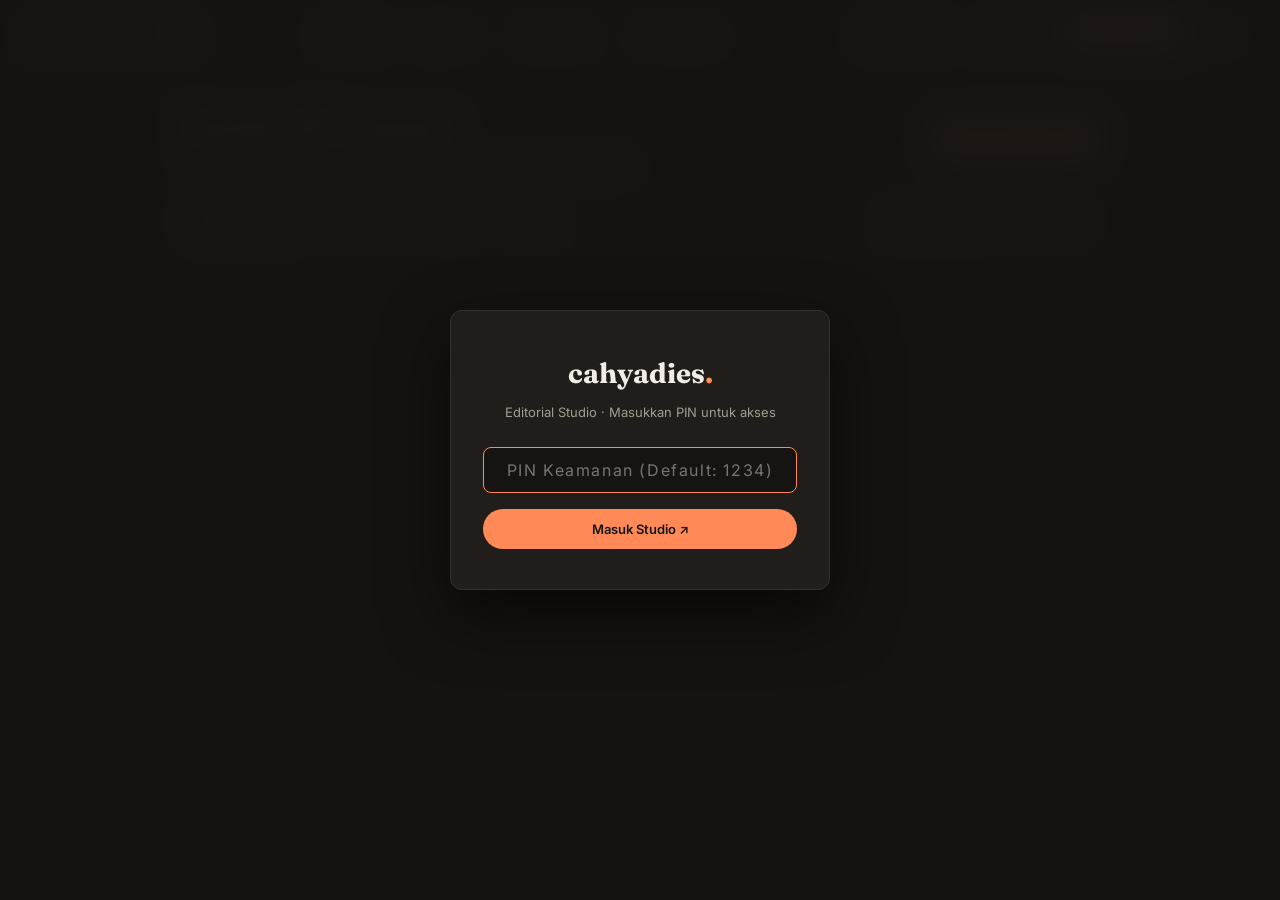
<file: admin/index.html>
<!doctype html>
<html lang="id">
  <head>
    <meta charset="utf-8" />
    <meta name="viewport" content="width=device-width, initial-scale=1, viewport-fit=cover" />
    <title>cahyadies — Editorial Studio</title>
    <link rel="preconnect" href="https://fonts.googleapis.com" />
    <link rel="preconnect" href="https://fonts.gstatic.com" crossorigin />
    <link
      href="https://fonts.googleapis.com/css2?family=Fraunces:opsz,wght@9..144,400;600;700&family=Inter:wght@400;500;600;700&family=JetBrains+Mono:wght@400;500&display=swap"
      rel="stylesheet"
    />
    <link rel="stylesheet" href="admin.css" />
  </head>
  <body>
    <!-- PIN AUTHENTICATION GATE -->
    <div class="auth-gate" id="authGate">
      <div class="auth-card">
        <div class="auth-logo">cahyadies<span>.</span></div>
        <div class="auth-desc">Editorial Studio · Masukkan PIN untuk akses</div>
        <form onsubmit="handleAuth(event)">
          <input type="password" id="adminPin" class="auth-input" placeholder="PIN Keamanan (Default: 1234)" autofocus />
          <button type="submit" class="btn btn-primary" style="width: 100%; padding: 11px;">Masuk Studio ↗</button>
        </form>
      </div>
    </div>

    <!-- TOP NAVIGATION BAR -->
    <header class="studio-nav">
      <div class="nav-brand">
        <div class="brand-title">cahyadies<span>.</span></div>
        <span class="brand-pill">STUDIO</span>
      </div>

      <nav class="nav-tabs">
        <button class="nav-tab active" data-tab="posts" onclick="switchTab('posts')">
          <span>✍️ Stories</span>
        </button>
        <button class="nav-tab" data-tab="works" onclick="switchTab('works')">
          <span>💼 Karya</span>
        </button>
        <button class="nav-tab" data-tab="mentaya" onclick="switchTab('mentaya')">
          <span>🔬 Mentaya</span>
        </button>
        <button class="nav-tab" data-tab="settings" onclick="switchTab('settings')">
          <span>⚙️ Pengaturan</span>
        </button>
      </nav>

      <div class="nav-actions">
        <button class="btn btn-secondary btn-sm" onclick="openCompressorModal()" title="Kompresi foto besar tanpa mengurangi kualitas visual">
          ⚡ Kompres Foto
        </button>
        <button class="btn btn-secondary btn-sm" onclick="downloadBackup()" title="Unduh backup data store">
          📥 Backup
        </button>
        <button class="btn btn-primary btn-sm" id="btnPublish" onclick="publishChanges()" title="Sync dan deploy ke website Vercel">
          🚀 Publish Web
        </button>
        <a href="../" target="_blank" class="btn btn-ghost btn-sm" title="Buka website publik">
          Web ↗
        </a>
      </div>
    </header>

    <!-- MAIN STUDIO BODY -->
    <main class="studio-body">
      <!-- ==========================================
           TAB 1: STORIES (BLOG & ZEN WRITER)
           ========================================== -->
      <section class="pane-view active" id="pane-posts">
        <!-- SUB-VIEW 1: STORIES LIST -->
        <div id="storiesListView">
          <div class="section-header">
            <div class="section-title">
              <h1>Stories & Catatan</h1>
              <p>Kelola artikel, tulisan pemikiran, dan ranking apresiasi (Likes) pembaca.</p>
            </div>
            <button class="btn btn-primary" onclick="openZenWriter()">
              + Tulis Cerita Baru ✍️
            </button>
          </div>

          <div class="sub-filter-bar">
            <div class="filter-chips">
              <button class="filter-chip active" data-sort="all" onclick="filterStoriesSort('all', this)">Semua Tulisan</button>
              <button class="filter-chip" data-sort="likes" onclick="filterStoriesSort('likes', this)">❤️ Populer (Banyak Like)</button>
              <button class="filter-chip" data-sort="latest" onclick="filterStoriesSort('latest', this)">Terbaru</button>
            </div>
            <input type="text" class="search-input" id="searchPosts" placeholder="Cari cerita..." oninput="renderStoriesList()" />
          </div>

          <!-- STORIES CONTAINER (MEDIUM-STYLE CARDS) -->
          <div class="stories-list" id="storiesContainer"></div>
        </div>

        <!-- SUB-VIEW 2: ZEN WRITING CANVAS -->
        <div id="storyEditorView" style="display: none;">
          <div class="zen-writer">
            <!-- WRITER TOPBAR -->
            <div class="writer-topbar">
              <div class="writer-topbar-left">
                <button class="btn btn-secondary btn-sm" onclick="closeZenWriter()">
                  ← Kembali ke Stories
                </button>
                <div class="reading-estimate" id="editorWordStats">
                  <span>📖 1 min read · 0 kata · Markdown GFM</span>
                </div>
              </div>
              <div style="display: flex; align-items: center; gap: 8px; flex-wrap: wrap;">
                <!-- Obsidian Mode Switcher -->
                <div class="segmented-control" style="display: flex; gap: 2px; background: var(--bg); padding: 3px; border-radius: var(--r-full); border: 1px solid var(--line);">
                  <button type="button" class="btn btn-sm btn-secondary" id="btnModeWrite" onclick="setEditorViewMode('write')" title="Hanya editor Markdown">
                    ✏️ Write
                  </button>
                  <button type="button" class="btn btn-sm btn-ghost" id="btnModeSplit" onclick="setEditorViewMode('split')" title="Split mode ala Obsidian: Editor di kiri & Live Preview di kanan">
                    ⚡ Split (Obsidian)
                  </button>
                  <button type="button" class="btn btn-sm btn-ghost" id="btnModePreview" onclick="setEditorViewMode('preview')" title="Pratinjau penuh artikel pembaca">
                    👁️ Preview
                  </button>
                </div>

                <!-- Language Switcher -->
                <div class="segmented-control" style="display: flex; gap: 4px; background: var(--bg); padding: 3px; border-radius: var(--r-full); border: 1px solid var(--line);">
                  <button type="button" class="btn btn-sm btn-secondary" id="btnLangId" onclick="switchEditorLang('id')">ID</button>
                  <button type="button" class="btn btn-sm btn-ghost" id="btnLangEn" onclick="switchEditorLang('en')">EN</button>
                </div>
                <button type="button" class="btn btn-ghost btn-sm" onclick="copyStoryIdToEn()" title="Salin teks dari ID ke English">
                  📋 Salin ID
                </button>
                <button type="button" class="btn btn-primary" onclick="saveZenStory()">
                  💾 Simpan Cerita
                </button>
              </div>
            </div>

            <!-- TITLE & EXCERPT -->
            <input type="hidden" id="editStoryId" />
            <input
              type="text"
              class="writer-title-input"
              id="writerTitle"
              placeholder="Judul Cerita..."
              oninput="handleTitleChange()"
            />
            <input
              type="text"
              class="writer-excerpt-input"
              id="writerExcerpt"
              placeholder="Tulis ringkasan atau sub-judul singkat di sini..."
              oninput="handleExcerptChange()"
            />

            <!-- META FIELDS (QUIET GRID) -->
            <div class="writer-meta-grid">
              <div class="writer-meta-field">
                <label>Slug URL (ID)</label>
                <input type="text" id="writerSlug" placeholder="judul-cerita" />
              </div>
              <div class="writer-meta-field">
                <label>Tanggal Terbit</label>
                <input type="date" id="writerDate" />
              </div>
              <div class="writer-meta-field">
                <label>Kategori / Tag</label>
                <input type="text" id="writerTag" placeholder="Design, Technology, Catatan..." />
              </div>
              <div class="writer-meta-field">
                <label>❤️ Jumlah Likes (Pembaca)</label>
                <input type="number" id="writerLikes" min="0" value="0" />
              </div>
            </div>

            <!-- OBSIDIAN MARKDOWN TOOLBAR -->
            <div class="format-toolbar" id="obsidianToolbar">
              <button type="button" class="tool-btn" onclick="insertMd('h1')" title="Heading 1 (# )">H1</button>
              <button type="button" class="tool-btn" onclick="insertMd('h2')" title="Heading 2 (## )">H2</button>
              <button type="button" class="tool-btn" onclick="insertMd('h3')" title="Heading 3 (### )">H3</button>
              <div class="toolbar-divider"></div>
              <button type="button" class="tool-btn" onclick="insertMd('bold')" title="Tebal (**teks**) [Ctrl+B]"><b>B</b></button>
              <button type="button" class="tool-btn" onclick="insertMd('italic')" title="Miring (*teks*) [Ctrl+I]"><i>I</i></button>
              <button type="button" class="tool-btn" onclick="insertMd('strike')" title="Coret (~~teks~~)"><s>S</s></button>
              <button type="button" class="tool-btn" onclick="insertMd('highlight')" title="Obsidian Highlight (==teks==)">==H==</button>
              <button type="button" class="tool-btn" onclick="insertMd('code-inline')" title="Kode Inline (`code`)">&lt;/&gt;</button>
              <button type="button" class="tool-btn" onclick="insertMd('code-block')" title="Blok Kode (```lang ... ```)">```</button>
              <div class="toolbar-divider"></div>
              <button type="button" class="tool-btn" onclick="insertMd('quote')" title="Kutipan (> quote)">❝</button>
              <div style="position:relative; display:inline-block;">
                <button type="button" class="tool-btn" onclick="toggleCalloutMenu(event)" title="Obsidian / GitHub Callout Box">💡 Callout ▾</button>
                <div id="calloutMenuDropdown" class="callout-dropdown" style="display:none;">
                  <div onclick="insertCallout('NOTE')">ℹ️ [!NOTE] Catatan</div>
                  <div onclick="insertCallout('TIP')">💡 [!TIP] Tips</div>
                  <div onclick="insertCallout('IMPORTANT')">⚡ [!IMPORTANT] Penting</div>
                  <div onclick="insertCallout('WARNING')">⚠️ [!WARNING] Peringatan</div>
                  <div onclick="insertCallout('CAUTION')">🛑 [!CAUTION] Perhatian</div>
                </div>
              </div>
              <div class="toolbar-divider"></div>
              <button type="button" class="tool-btn" onclick="insertMd('list-ul')" title="Daftar Poin (- item)">• List</button>
              <button type="button" class="tool-btn" onclick="insertMd('list-ol')" title="Daftar Nomor (1. item)">1. List</button>
              <button type="button" class="tool-btn" onclick="insertMd('task')" title="Checklist Task (- [ ] item)">☑ Task</button>
              <button type="button" class="tool-btn" onclick="insertMd('table')" title="Tabel Markdown GFM">⊞ Tabel</button>
              <div class="toolbar-divider"></div>
              <button type="button" class="tool-btn" onclick="insertMd('link')" title="Tautan [teks](url) [Ctrl+K]">🔗 Link</button>
              <label class="tool-btn" style="cursor:pointer; display:inline-flex; align-items:center; gap:4px; margin:0;" title="Pilih foto dari komputer, otomatis dikompresi ke WebP retina">
                🖼️ Sisipkan Foto
                <input type="file" id="blogImageInput" accept="image/*" style="display:none;" onchange="handleBlogImageInsert(this)">
              </label>
              <button type="button" class="tool-btn" onclick="insertMd('hr')" title="Garis Pemisah (---)">―</button>
              <button type="button" class="tool-btn" onclick="openMarkdownHelpModal()" title="Panduan Lengkap Format Markdown Obsidian">❓ Bantuan MD</button>
            </div>

            <!-- OBSIDIAN WORKSPACE (SPLIT OR FULL VIEW) -->
            <div class="obsidian-editor-workspace mode-write" id="obsidianEditorWorkspace">
              <!-- LEFT: EDITOR PANE -->
              <div class="obsidian-pane obsidian-pane-editor" id="obsidianEditorPane">
                <textarea
                  class="writer-textarea obsidian-mono-editor"
                  id="writerBody"
                  placeholder="# Tulis artikel Anda dengan Markdown ala Obsidian...

Mulai menulis pemikiran, catatan teknis, atau dokumentasi di sini.
Gunakan **teks tebal**, *miring*, `kode inline`, atau blok kode ```javascript.
Ketik Enter untuk auto-indent daftar, dan ganti ke '⚡ Split (Obsidian)' untuk melihat pratinjau live!"
                  oninput="handleWriterBodyInput()"
                  onkeydown="handleWriterBodyKeydown(event)"
                ></textarea>
              </div>

              <!-- RIGHT: LIVE GITHUB / OBSIDIAN PREVIEW PANE -->
              <div class="obsidian-pane obsidian-pane-preview" id="obsidianPreviewPane" style="display:none;">
                <div class="obsidian-preview-header">
                  <div style="display:flex; align-items:center; gap:6px;">
                    <span style="font-size:12px; font-weight:700; letter-spacing:0.04em;">GITHUB / OBSIDIAN PREVIEW</span>
                    <span class="badge" style="font-size:10px; background:rgba(30,144,255,0.15); color:#60a5fa; font-weight:600; padding:2px 6px; border-radius:99px;">Live Sync</span>
                  </div>
                  <span style="font-size:11px; color:var(--mute);" id="previewCharStats">0 kata</span>
                </div>
                <div class="obsidian-preview-content markdown-body" id="livePreviewContent"></div>
              </div>
            </div>
          </div>
        </div>
      </section>

      <!-- ==========================================
           TAB 2: WORKS (VISUAL PORTFOLIO)
           ========================================== -->
      <section class="pane-view" id="pane-works">
        <div class="section-header">
          <div class="section-title">
            <h1>Karya & Proyek</h1>
            <p>Master arsip karya digital: Website, Desain Identitas, dan Eksperimen Lab.</p>
          </div>
          <button class="btn btn-primary" onclick="openWorkModal()">
            + Tambah Karya Baru 💼
          </button>
        </div>

        <div class="sub-filter-bar">
          <div class="filter-chips">
            <button class="filter-chip active" data-cat="all" onclick="filterWorksCategory('all', this)">Semua Karya</button>
            <button class="filter-chip" data-cat="website" onclick="filterWorksCategory('website', this)">🌐 Website</button>
            <button class="filter-chip" data-cat="design" onclick="filterWorksCategory('design', this)">🎨 Design</button>
            <button class="filter-chip" data-cat="others" onclick="filterWorksCategory('others', this)">🔬 Others</button>
          </div>
          <input type="text" class="search-input" id="searchWorks" placeholder="Cari karya..." oninput="renderWorksGrid()" />
        </div>

        <!-- VISUAL WORKS GRID -->
        <div class="works-grid" id="worksGridContainer"></div>
      </section>

      <!-- ==========================================
           TAB 3: MENTAYASANDBOX LAB & KOMISI
           ========================================== -->
      <section class="pane-view" id="pane-mentaya">
        <div class="section-header">
          <div class="section-title">
            <h1>MentayaSandbox Lab</h1>
            <p>Pengaturan ketersediaan proyek komisi, riset kode, dan integrasi WhatsApp.</p>
          </div>
          <button class="btn btn-primary" onclick="saveMentayaSettings()">
            Simpan Pengaturan Lab
          </button>
        </div>

        <div class="studio-panel">
          <h2 class="studio-panel-title">Status Open Commission</h2>
          <p class="studio-panel-desc">Status ini otomatis muncul di landing page MentayaSandbox dan arsip cahyadies.</p>

          <div class="form-grid-2">
            <div class="form-field">
              <label>Status Komisi Saat Ini</label>
              <select id="mCommStatus">
                <option value="open">🟢 Open for Projects (Menerima Proyek)</option>
                <option value="limited">🟡 Limited Slots (Slot Terbatas)</option>
                <option value="closed">🔴 Closed / Fully Booked (Penuh/Tutup)</option>
              </select>
            </div>
            <div class="form-field">
              <label>Keterangan Kuota / Periode</label>
              <input type="text" id="mCommSlots" placeholder="Contoh: 2 slot tersedia untuk Q4 2026" />
            </div>
            <div class="form-field full">
              <label>Link WhatsApp untuk Komisi Proyek</label>
              <input type="text" id="mWaLink" />
            </div>
            <div class="form-field full">
              <label>Link WhatsApp untuk Open Kolaborasi</label>
              <input type="text" id="mCollabWaLink" />
            </div>
          </div>
        </div>
      </section>

      <!-- ==========================================
           TAB 4: PENGATURAN & SINKRONISASI
           ========================================== -->
      <section class="pane-view" id="pane-settings">
        <div class="section-header">
          <div class="section-title">
            <h1>Profil & Sinkronisasi</h1>
            <p>Pengaturan informasi bio, kunci keamanan PIN, dan koneksi GitHub API untuk auto-publish.</p>
          </div>
          <button class="btn btn-primary" onclick="saveAllSettings()">
            Simpan Semua Pengaturan
          </button>
        </div>

        <!-- PROFIL CAHYADIES -->
        <div class="studio-panel">
          <h2 class="studio-panel-title">Profil Website (cahyadies.)</h2>
          <p class="studio-panel-desc">Bio ringkas dan deskripsi arsip persona di beranda.</p>

          <div class="form-grid-2">
            <div class="form-field">
              <label>Nama Display</label>
              <input type="text" id="siteName" />
            </div>
            <div class="form-field">
              <label>Basis Lokasi</label>
              <input type="text" id="siteLocation" />
            </div>
            <div class="form-field full">
              <label>Email Kontak</label>
              <input type="text" id="siteEmail" />
            </div>
            <div class="form-field full">
              <label>Tagline (Bahasa Indonesia)</label>
              <input type="text" id="siteTaglineId" />
            </div>
            <div class="form-field full">
              <label>Tagline (English)</label>
              <input type="text" id="siteTaglineEn" />
            </div>
            <div class="form-field full">
              <label>Bio / Intro Ringkas (ID)</label>
              <textarea id="siteIntroId"></textarea>
            </div>
            <div class="form-field full">
              <label>Bio / Intro Ringkas (EN)</label>
              <textarea id="siteIntroEn"></textarea>
            </div>
          </div>
        </div>

        <!-- GITHUB SYNC & SECURITY -->
        <div class="studio-panel">
          <h2 class="studio-panel-title">Sinkronisasi Otomatis GitHub & Vercel</h2>
          <p class="studio-panel-desc">
            Masukkan GitHub Personal Access Token (PAT) agar tombol <strong>"🚀 Publish Web"</strong> langsung mengupdate website secara live tanpa perlu buka terminal.
          </p>

          <div class="form-grid-2">
            <div class="form-field">
              <label>GitHub Repository</label>
              <input type="text" id="ghRepo" value="cahyadies/cahyadies" />
            </div>
            <div class="form-field">
              <label>Ganti PIN Keamanan Studio (Default: 1234)</label>
              <input type="password" id="newPin" placeholder="Ketik PIN baru jika ingin diubah" />
            </div>
            <div class="form-field full">
              <label>GitHub Personal Access Token (PAT - Permission: Contents Write)</label>
              <input type="password" id="ghToken" placeholder="ghp_xxxxxxxxxxxxxxxxxxxxxxxxxxxxxxxxxxxx" />
            </div>
          </div>
        </div>
      </section>
    </main>

    <!-- MODAL: ADD / EDIT WORK (DRAWER) -->
    <div class="modal-overlay" id="modalWork">
      <div class="modal-window">
        <div class="modal-header">
          <h3 id="modalWorkTitle">Tambah Karya Baru</h3>
          <button class="modal-close-btn" onclick="closeModal('modalWork')">✕</button>
        </div>
        <form onsubmit="saveWorkItem(event)">
          <input type="hidden" id="workEditId" />
          <div class="form-grid-2">
            <!-- COVER IMAGE WITH AUTO COMPRESSOR -->
            <div class="form-field full">
              <label>Cover / Foto Karya (Auto-Compress Retina)</label>
              <div style="display:flex; gap:14px; align-items:flex-start; flex-wrap:wrap;">
                <div id="workCoverPreviewBox" style="width: 140px; height: 95px; border-radius: var(--r-sm); border: 1px dashed var(--line); background-size: cover; background-position: center; display: grid; place-items: center; background-color: var(--bg); overflow: hidden; position: relative;">
                  <span id="workCoverPreviewPlaceholder" style="font-size: 11px; color: var(--mute); text-align: center; padding: 6px;">Pratinjau Cover</span>
                </div>
                <div style="flex: 1; min-width: 220px;">
                  <div style="display:flex; gap:8px; margin-bottom:8px;">
                    <label class="btn btn-secondary btn-sm" style="cursor:pointer; display:inline-flex; align-items:center; gap:6px;">
                      📁 Unggah & Kompres Foto
                      <input type="file" accept="image/*" style="display:none;" onchange="handleWorkCoverUpload(this)" />
                    </label>
                    <button type="button" class="btn btn-ghost btn-sm" id="btnRemoveWorkCover" onclick="removeWorkCover()" style="display:none; color:#f87171;">
                      🗑️ Hapus
                    </button>
                  </div>
                  <input type="text" id="wImgUrl" placeholder="Atau tempel path / URL foto (misal: assets/works/...)" oninput="handleWorkImgUrlInput()" />
                  <div id="workCoverCompressStatus" style="display:none; font-size:11.5px; color:#4ade80; margin-top:6px;"></div>
                </div>
              </div>
            </div>

            <div class="form-field">
              <label>Kategori Disiplin</label>
              <select id="wCategory">
                <option value="website">🌐 Website</option>
                <option value="design">🎨 Design</option>
                <option value="others">🔬 Others / Lab</option>
              </select>
            </div>
            <div class="form-field">
              <label>Inisiatif / Brand</label>
              <select id="wInitiative">
                <option value="mentayasandbox">MentayaSandbox</option>
                <option value="dalamdapur">dalam.dapur</option>
                <option value="omahijo">Omah Ijo</option>
                <option value="naraicoder">naraicoder</option>
                <option value="bakat creative hub">bakat creative hub</option>
              </select>
            </div>
            <div class="form-field">
              <label>ID Slug</label>
              <input type="text" id="wId" required placeholder="nama-karya" />
            </div>
            <div class="form-field">
              <label>Tahun Pembuatan</label>
              <input type="text" id="wYear" placeholder="2026" />
            </div>
            <div class="form-field">
              <label>Warna Hue Cover (0 - 360)</label>
              <input type="number" id="wHue" min="0" max="360" value="140" />
            </div>
            <div class="form-field">
              <label>Tautan Proyek / Demo</label>
              <input type="text" id="wLink" placeholder="https://... atau #" />
            </div>

            <!-- DUAL LANGUAGE SWITCHER & MIRROR BAR -->
            <div class="form-field full" style="border-top: 1px solid var(--line); padding-top: 18px; margin-top: 6px;">
              <div style="display: flex; align-items: center; justify-content: space-between; flex-wrap: wrap; gap: 10px;">
                <div style="display: flex; align-items: center; gap: 8px;">
                  <label style="font-weight: 700; color: var(--fg); margin: 0;">Konten Bahasa:</label>
                  <div class="segmented-control" style="display: flex; gap: 4px; background: var(--bg); padding: 3px; border-radius: var(--r-full); border: 1px solid var(--line);">
                    <button type="button" class="btn btn-sm btn-secondary" id="btnWorkLangId" onclick="switchWorkModalLang('id')">🇮🇩 Indonesia</button>
                    <button type="button" class="btn btn-sm btn-ghost" id="btnWorkLangEn" onclick="switchWorkModalLang('en')">🇬🇧 English</button>
                  </div>
                </div>
                <button type="button" class="btn btn-ghost btn-sm" onclick="copyWorkIdToEn()" title="Salin seluruh konten dari tab Indonesia ke English">
                  📋 Salin / Mirror ID ke EN
                </button>
              </div>
              <p style="font-size: 11.5px; color: var(--mute); margin: 6px 0 0;">
                💡 <em>Tip: Cukup tulis versi Indonesia jika ingin cepat. Jika versi English dikosongkan, sistem otomatis menerapkan mirroring.</em>
              </p>
            </div>

            <div class="form-field full">
              <label id="lblWorkTitle">Judul Karya (ID)</label>
              <input type="text" id="wTitle" required placeholder="Contoh: Redesign Logo & Identitas NaraiCoder" />
            </div>
            <div class="form-field full">
              <label id="lblWorkRole">Peran / Role (ID)</label>
              <input type="text" id="wRole" placeholder="Contoh: Brand Identity & Graphic Design" />
            </div>
            <div class="form-field full">
              <label id="lblWorkDesc">Deskripsi Singkat (ID)</label>
              <textarea id="wDesc" rows="2" placeholder="Ringkasan 1-2 kalimat untuk preview di kartu karya..."></textarea>
            </div>
            <div class="form-field full">
              <label id="lblWorkBody">Catatan Proses & Detail (ID)</label>
              <textarea id="wBody" rows="6" placeholder="Cerita lengkap, filosofi, pilar desain, atau tag <img src='...'>..."></textarea>
            </div>
          </div>
          <div style="display:flex; justify-content:flex-end; gap:10px; margin-top:24px;">
            <button type="button" class="btn btn-secondary" onclick="closeModal('modalWork')">Batal</button>
            <button type="submit" class="btn btn-primary">Simpan Karya</button>
          </div>
        </form>
      </div>
    </div>

    <!-- MODAL: STANDALONE IMAGE COMPRESSOR -->
    <div class="modal-overlay" id="modalCompressor">
      <div class="modal-window" style="max-width: 620px;">
        <div class="modal-header">
          <h3>⚡ Kompresor Foto Otomatis (Retina Quality)</h3>
          <button class="modal-close-btn" onclick="closeModal('modalCompressor')">✕</button>
        </div>
        <div style="padding: 10px 0;">
          <p style="font-size: 13px; color: var(--mute); margin-bottom: 16px; line-height: 1.5;">
            Kecilkan ukuran file foto dari kamera, Figma, atau screenshot (hemat 80-95%) tanpa menurunkan ketajaman visual untuk web.
          </p>

          <div id="compressDropZone" class="compress-dropzone" onclick="document.getElementById('compressFileInput').click()" ondragover="handleDragOver(event)" ondragleave="handleDragLeave(event)" ondrop="handleDrop(event)">
            <input type="file" id="compressFileInput" accept="image/*" style="display: none;" onchange="if(this.files[0]) handleStandaloneCompress(this.files[0])" />
            <div style="font-size: 32px; margin-bottom: 6px;">📸</div>
            <div style="font-weight: 600; font-size: 14px; margin-bottom: 4px;">Pilih atau Seret Foto ke Sini</div>
            <div style="font-size: 12px; color: var(--mute);">Mendukung PNG, JPG, JPEG, WebP (Berapapun ukurannya)</div>
          </div>

          <div id="compressResultBox" style="display: none; margin-top: 18px; border: 1px solid var(--line); border-radius: var(--r); padding: 16px; background: var(--card);">
            <div style="display: flex; gap: 16px; align-items: center; flex-wrap: wrap;">
              <img id="compressResultImg" style="width: 120px; height: 90px; object-fit: contain; background: #000; border-radius: 6px; border: 1px solid var(--line);" />
              <div style="flex: 1; min-width: 200px;">
                <div style="display: flex; gap: 8px; align-items: center; margin-bottom: 6px;">
                  <span class="badge" style="background: rgba(16,185,129,0.15); color: #34d399; font-weight: 700; padding: 2px 8px; border-radius: 99px; font-size: 11px;" id="compressBadgePercent">-95%</span>
                  <span style="font-size: 11px; color: var(--mute);" id="compressDimensions">1600 × 1200 px</span>
                </div>
                <div style="font-size: 13px; font-weight: 600; margin-bottom: 4px;" id="compressFileName">foto.jpg</div>
                <div style="font-size: 12px; color: var(--fg); display: flex; gap: 12px; margin-bottom: 12px;">
                  <span>Asli: <strong id="compressOrigSize" style="color:#ef4444;">8.2 MB</strong></span>
                  <span>➔</span>
                  <span>Hasil: <strong id="compressNewSize" style="color:#34d399;">165 KB</strong></span>
                </div>
                <div style="display: flex; gap: 8px; flex-wrap: wrap;">
                  <button type="button" class="btn btn-primary btn-sm" id="btnDownloadCompressed" onclick="downloadCompressedResult()">
                    ⬇️ Unduh WebP
                  </button>
                  <button type="button" class="btn btn-secondary btn-sm" onclick="copyCompressedDataUrl()">
                    📋 Salin Data URL
                  </button>
                </div>
              </div>
            </div>
          </div>
        </div>
      </div>
    </div>

    <!-- MODAL: OBSIDIAN & GFM MARKDOWN CHEAT SHEET -->
    <div class="modal-overlay" id="modalMarkdownHelp">
      <div class="modal-window" style="max-width: 720px; max-height: 85vh; overflow-y: auto;">
        <div class="modal-header">
          <h3>📖 Panduan Markdown (Obsidian & GitHub Pages)</h3>
          <button class="modal-close-btn" onclick="closeModal('modalMarkdownHelp')">✕</button>
        </div>
        <div style="padding: 12px 0; font-size: 14px; line-height: 1.6;">
          <p style="color: var(--mute); margin-bottom: 16px;">
            Editor ini menggunakan format <strong>Markdown murni</strong> seperti Obsidian dan GitHub Pages. Anda bisa mengetik langsung atau klik tombol di toolbar.
          </p>

          <div style="display: grid; gap: 14px;">
            <div style="background: var(--bg); border: 1px solid var(--line); border-radius: 8px; padding: 12px 14px;">
              <strong style="color: var(--fg); display: block; margin-bottom: 6px;">1. Heading / Judul Bagian</strong>
              <code style="display:block; background:rgba(0,0,0,0.2); padding:6px 10px; border-radius:4px; font-size:13px;"># Judul Utama (H1)<br>## Subjudul (H2)<br>### Topik Kecil (H3)</code>
            </div>

            <div style="background: var(--bg); border: 1px solid var(--line); border-radius: 8px; padding: 12px 14px;">
              <strong style="color: var(--fg); display: block; margin-bottom: 6px;">2. Penekanan Teks & Highlight Obsidian</strong>
              <code style="display:block; background:rgba(0,0,0,0.2); padding:6px 10px; border-radius:4px; font-size:13px;">**Teks Tebal** (Ctrl+B)<br>*Teks Miring* (Ctrl+I)<br>~~Teks Dicoret~~<br>==Teks Highlight Kuning ala Obsidian==</code>
            </div>

            <div style="background: var(--bg); border: 1px solid var(--line); border-radius: 8px; padding: 12px 14px;">
              <strong style="color: var(--fg); display: block; margin-bottom: 6px;">3. Obsidian & GitHub Callouts (Kotak Sorot Berwarna)</strong>
              <code style="display:block; background:rgba(0,0,0,0.2); padding:6px 10px; border-radius:4px; font-size:13px;">> [!NOTE] Catatan Penting<br>> Tulis isi catatan informatif di sini.<br><br>> [!TIP] Tips Desain<br>> Trik bermanfaat yang bisa dicoba.<br><br>> [!WARNING] Peringatan<br>> Hati-hati saat mengubah konfigurasi ini.</code>
            </div>

            <div style="background: var(--bg); border: 1px solid var(--line); border-radius: 8px; padding: 12px 14px;">
              <strong style="color: var(--fg); display: block; margin-bottom: 6px;">4. Checklist / Task List</strong>
              <code style="display:block; background:rgba(0,0,0,0.2); padding:6px 10px; border-radius:4px; font-size:13px;">- [ ] Tugas yang belum selesai<br>- [x] Tugas yang sudah selesai</code>
            </div>

            <div style="background: var(--bg); border: 1px solid var(--line); border-radius: 8px; padding: 12px 14px;">
              <strong style="color: var(--fg); display: block; margin-bottom: 6px;">5. Blok Kode (Syntax Highlighting + Tombol Copy)</strong>
              <code style="display:block; background:rgba(0,0,0,0.2); padding:6px 10px; border-radius:4px; font-size:13px;">```javascript<br>function halo() {<br>&nbsp;&nbsp;console.log("Halo dari Obsidian!");<br>}<br>```</code>
            </div>

            <div style="background: var(--bg); border: 1px solid var(--line); border-radius: 8px; padding: 12px 14px;">
              <strong style="color: var(--fg); display: block; margin-bottom: 6px;">6. Tabel Markdown</strong>
              <code style="display:block; background:rgba(0,0,0,0.2); padding:6px 10px; border-radius:4px; font-size:13px;">| Fitur | Status | Keterangan |<br>| :--- | :---: | ---: |<br>| Markdown | Aktif | Sangat cepat |</code>
            </div>
          </div>

          <div style="margin-top: 20px; display: flex; justify-content: flex-end;">
            <button type="button" class="btn btn-primary btn-sm" onclick="closeModal('modalMarkdownHelp')">Mengerti & Tutup</button>
          </div>
        </div>
      </div>
    </div>

    <!-- TOAST NOTIFICATION -->
    <div id="toast" class="toast-msg"></div>

    <script src="admin.js"></script>
  </body>
</html>
</file>
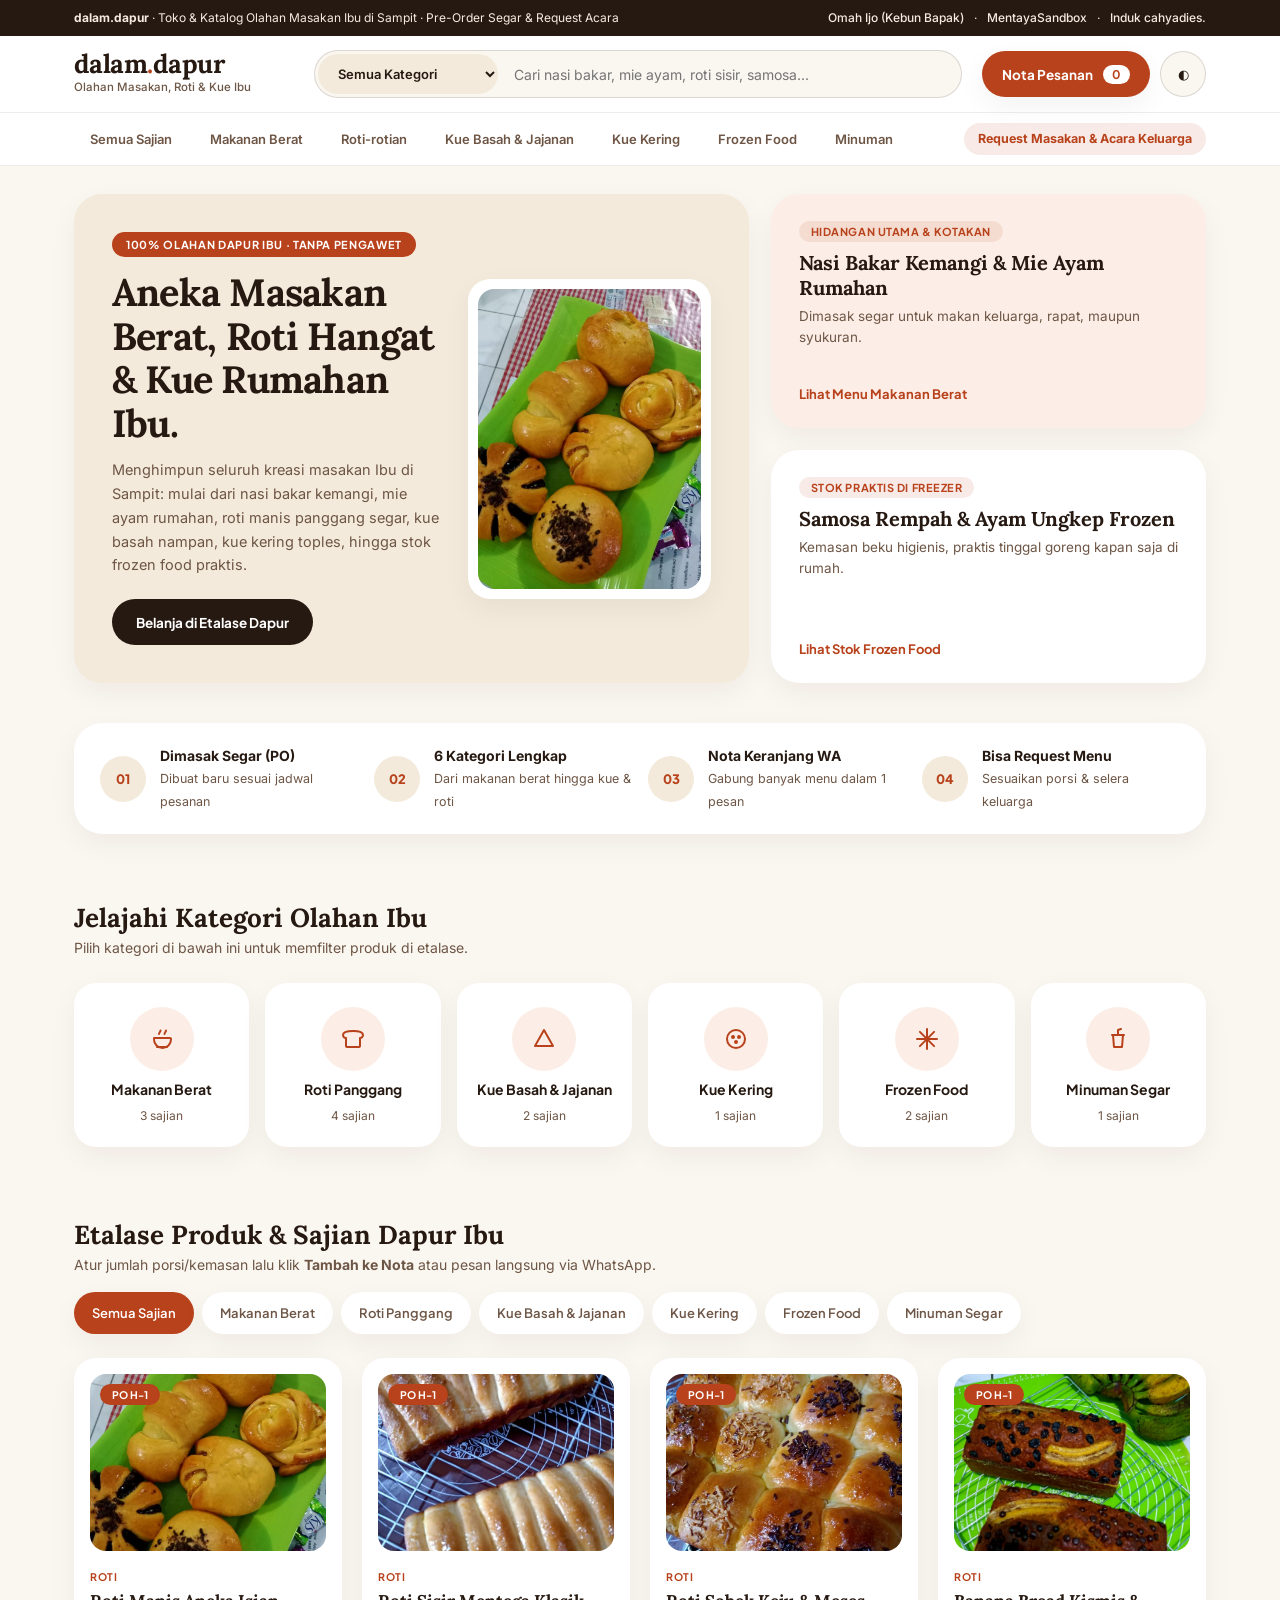
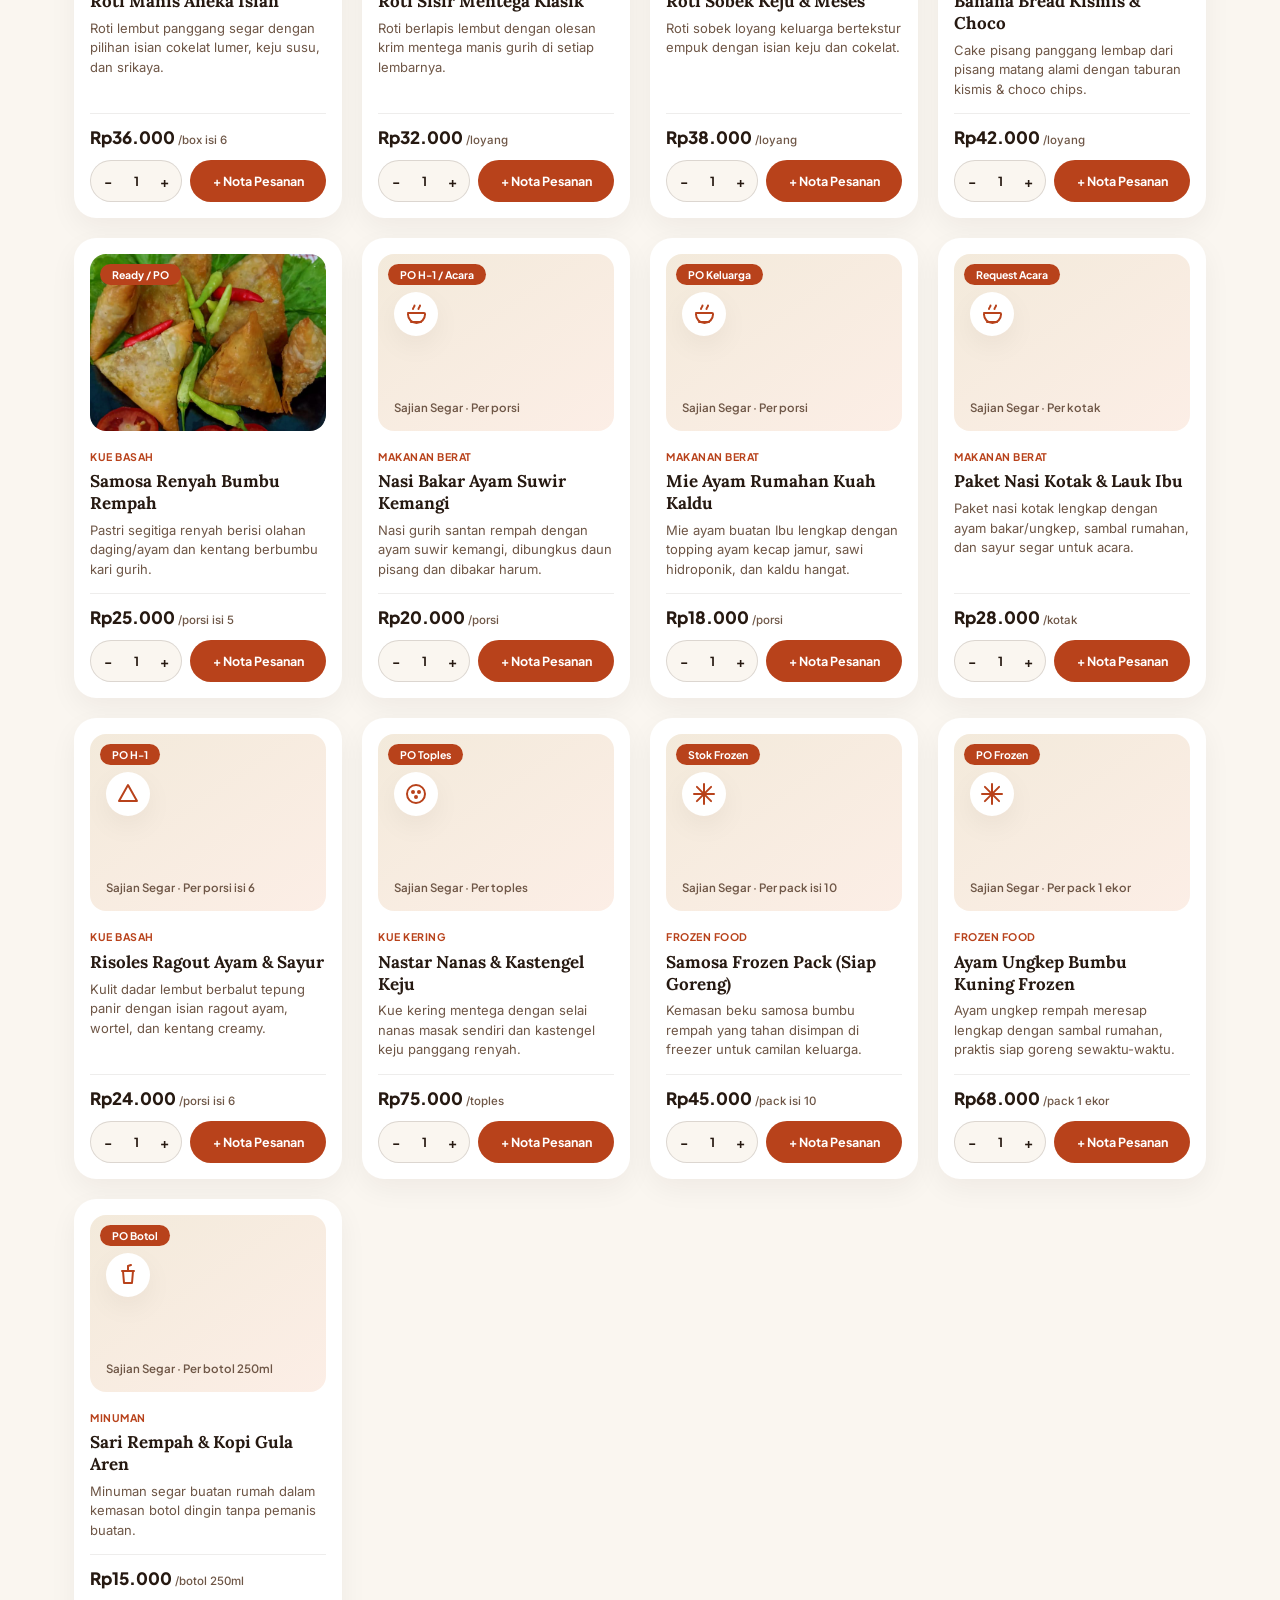
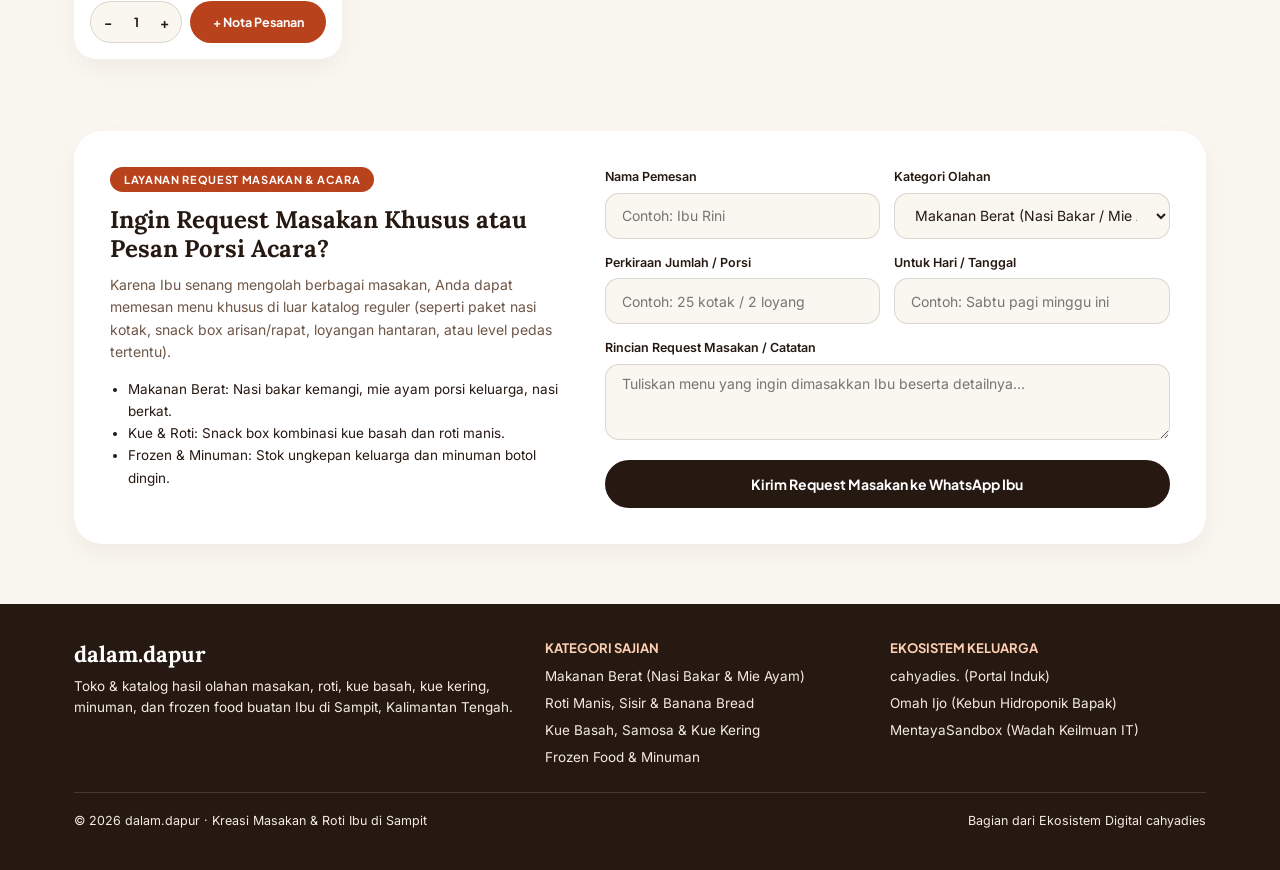
<file: dalamdapur/index.html>
<!doctype html>
<html lang="id" data-theme="light">
  <head>
    <meta charset="utf-8" />
    <meta
      name="viewport"
      content="width=device-width, initial-scale=1, viewport-fit=cover"
    />
    <title>dalam.dapur: Toko &amp; Katalog Olahan Masakan, Roti &amp; Kue Rumahan Ibu</title>
    <meta
      name="description"
      content="Katalog lengkap hasil olahan dapur Ibu di Sampit: makanan berat (nasi bakar, mie ayam), kue basah, roti-rotian, kue kering, minuman, dan frozen food."
    />
    <link rel="preconnect" href="https://fonts.googleapis.com" />
    <link rel="preconnect" href="https://fonts.gstatic.com" crossorigin />
    <link
      href="https://fonts.googleapis.com/css2?family=Inter:wght@400;500;600;700&family=Lora:ital,wght@0,600;0,700;1,400&family=Plus+Jakarta+Sans:wght@500;600;700;800&display=swap"
      rel="stylesheet"
    />
    <style>
      :root {
        --bg: #faf6f0;
        --surface: #ffffff;
        --surface-warm: #f3eadb;
        --surface-peach: #fceee6;
        --cocoa: #261911;
        --cocoa-deep: #1b110b;
        --fg: #261911;
        --mute: #6e5646;
        --line: rgba(38, 25, 17, 0.08);
        --line-strong: rgba(38, 25, 17, 0.14);
        --acc: #b8421b;
        --acc-bright: #d95326;
        --acc-soft: rgba(184, 66, 27, 0.1);
        --amber: #d97706;
        --amber-soft: #fef3c7;
        --serif: "Lora", Georgia, serif;
        --display: "Plus Jakarta Sans", system-ui, -apple-system, sans-serif;
        --sans: "Inter", system-ui, -apple-system, sans-serif;
        --r-pill: 999px;
        --r-sm: 14px;
        --r-md: 22px;
        --r-lg: 28px;
        --shadow-soft: 0 10px 28px rgba(38, 25, 17, 0.05);
        --shadow-hover: 0 16px 36px rgba(184, 66, 27, 0.12);
        box-sizing: border-box;
      }

      :root[data-theme="dark"] {
        --bg: #16110d;
        --surface: #211914;
        --surface-warm: #2b211a;
        --surface-peach: #33221a;
        --cocoa: #0e0a07;
        --cocoa-deep: #090604;
        --fg: #f6ede4;
        --mute: #b59c88;
        --line: rgba(255, 255, 255, 0.08);
        --line-strong: rgba(255, 255, 255, 0.15);
        --acc: #f07b54;
        --acc-bright: #ff8c66;
        --acc-soft: rgba(240, 123, 84, 0.15);
        --amber: #fbbf24;
        --amber-soft: rgba(251, 191, 36, 0.15);
        --shadow-soft: 0 12px 30px rgba(0, 0, 0, 0.35);
        --shadow-hover: 0 16px 36px rgba(240, 123, 84, 0.18);
      }

      *,
      *::before,
      *::after {
        box-sizing: border-box;
      }

      html {
        scroll-behavior: smooth;
        scroll-padding-top: 80px;
      }

      body {
        margin: 0;
        background: var(--bg);
        color: var(--fg);
        font: 14.5px/1.55 var(--sans);
        -webkit-font-smoothing: antialiased;
      }

      a[href],
      button:not(:disabled),
      summary,
      select,
      label[for],
      [role="button"] {
        cursor: pointer;
      }

      :focus-visible {
        outline: 2px solid var(--acc);
        outline-offset: 2px;
      }

      .wrap {
        max-width: 1180px;
        margin: 0 auto;
        padding: 0 24px;
      }

      .grocery-topbar {
        background: var(--cocoa);
        color: #f5ebe1;
        font-size: 12px;
      }

      .topbar-inner {
        display: flex;
        justify-content: space-between;
        align-items: center;
        min-height: 36px;
        gap: 12px;
        flex-wrap: wrap;
      }

      .topbar-links {
        display: flex;
        align-items: center;
        gap: 10px;
      }

      .topbar-links a {
        color: #f5ebe1;
        text-decoration: none;
        font-weight: 500;
      }

      .topbar-links a:hover {
        color: #ffcfb3;
      }

      .grocery-header {
        background: var(--surface);
        border-bottom: 1px solid var(--line);
        position: sticky;
        top: 0;
        z-index: 40;
      }

      .header-main-row {
        display: grid;
        grid-template-columns: 220px 1fr auto;
        gap: 20px;
        align-items: center;
        padding: 14px 0;
      }

      .brand-logo {
        text-decoration: none;
        display: flex;
        flex-direction: column;
      }

      .brand-logo strong {
        font: 700 26px/1 var(--serif);
        color: var(--fg);
        letter-spacing: -0.02em;
      }

      .brand-logo strong b {
        color: var(--acc);
      }

      .brand-logo span {
        font-size: 11.5px;
        color: var(--mute);
        font-weight: 500;
        margin-top: 2px;
      }

      .header-search-bar {
        display: grid;
        grid-template-columns: 180px 1fr;
        background: var(--bg);
        border: 1px solid var(--line-strong);
        border-radius: var(--r-pill);
        overflow: hidden;
        padding: 3px;
      }

      .header-search-bar select {
        border: none;
        background: var(--surface-warm);
        color: var(--fg);
        padding: 0 16px;
        min-height: 40px;
        border-radius: var(--r-pill);
        font: 600 13px var(--sans);
      }

      .header-search-bar input {
        border: none;
        background: transparent;
        color: var(--fg);
        padding: 0 16px;
        min-height: 40px;
        font: 14px var(--sans);
        width: 100%;
      }

      .header-actions {
        display: flex;
        align-items: center;
        gap: 10px;
      }

      .cart-trigger-btn {
        background: var(--acc);
        color: #ffffff;
        border: none;
        border-radius: var(--r-pill);
        padding: 0 20px;
        min-height: 46px;
        display: inline-flex;
        align-items: center;
        gap: 10px;
        font: 700 13.5px var(--display);
        box-shadow: var(--shadow-soft);
      }

      .cart-badge-count {
        background: #ffffff;
        color: var(--acc);
        padding: 2px 9px;
        border-radius: var(--r-pill);
        font-size: 12px;
      }

      .theme-btn {
        border: 1px solid var(--line-strong);
        background: var(--bg);
        color: var(--fg);
        min-width: 46px;
        min-height: 46px;
        border-radius: 50%;
      }

      .header-cat-nav {
        border-top: 1px solid var(--line);
        background: var(--surface);
      }

      .cat-nav-inner {
        display: flex;
        align-items: center;
        justify-content: space-between;
        min-height: 52px;
        gap: 12px;
        overflow-x: auto;
      }

      .cat-nav-links {
        display: flex;
        align-items: center;
        gap: 6px;
      }

      .cat-nav-links a {
        text-decoration: none;
        color: var(--mute);
        font-size: 13px;
        font-weight: 600;
        padding: 0 16px;
        min-height: 38px;
        display: inline-flex;
        align-items: center;
        border-radius: var(--r-pill);
        white-space: nowrap;
        transition: background-color 0.2s ease, color 0.2s ease;
      }

      .cat-nav-links a:hover {
        color: var(--fg);
        background: var(--surface-warm);
      }

      .nav-request-highlight {
        font-size: 12.5px;
        font-weight: 700;
        color: var(--acc);
        background: var(--acc-soft);
        padding: 6px 14px;
        border-radius: var(--r-pill);
        text-decoration: none;
        white-space: nowrap;
      }

      .grocery-bento-hero {
        padding: 28px 0;
      }

      .bento-hero-grid {
        display: grid;
        grid-template-columns: 1.55fr 1fr;
        gap: 22px;
        align-items: stretch;
      }

      .bento-main-banner {
        background: var(--surface-warm);
        border: none;
        border-radius: var(--r-lg);
        padding: 38px;
        display: grid;
        grid-template-columns: 1.15fr 0.85fr;
        gap: 28px;
        align-items: center;
        box-shadow: var(--shadow-soft);
      }

      .promo-pill {
        display: inline-block;
        background: var(--acc);
        color: #ffffff;
        font: 700 11px var(--display);
        text-transform: uppercase;
        letter-spacing: 0.06em;
        padding: 6px 14px;
        border-radius: var(--r-pill);
        margin-bottom: 14px;
      }

      .bento-main-banner h1 {
        font: 700 clamp(26px, 3.4vw, 38px)/1.15 var(--serif);
        margin: 0 0 12px;
        color: var(--fg);
        letter-spacing: -0.02em;
      }

      .bento-main-banner p {
        color: var(--mute);
        font-size: 14.5px;
        line-height: 1.65;
        margin: 0 0 22px;
      }

      .btn-shop-now {
        background: var(--cocoa);
        color: #ffffff;
        text-decoration: none;
        font: 700 13.5px var(--display);
        padding: 0 24px;
        min-height: 46px;
        border-radius: var(--r-pill);
        display: inline-flex;
        align-items: center;
      }

      :root[data-theme="dark"] .btn-shop-now {
        background: var(--acc);
        color: #16110d;
      }

      .hero-featured-photo {
        background: var(--surface);
        padding: 10px;
        border-radius: var(--r-md);
        box-shadow: var(--shadow-soft);
      }

      .hero-featured-photo img {
        width: 100%;
        aspect-ratio: 4 / 3;
        object-fit: cover;
        border-radius: 16px;
        display: block;
      }

      .bento-side-stack {
        display: grid;
        grid-template-rows: 1fr 1fr;
        gap: 22px;
      }

      .bento-sub-banner {
        background: var(--surface-peach);
        border: none;
        border-radius: var(--r-lg);
        padding: 26px 28px;
        display: flex;
        flex-direction: column;
        justify-content: space-between;
        box-shadow: var(--shadow-soft);
      }

      .bento-sub-banner.alt {
        background: var(--surface);
      }

      .bento-sub-banner span {
        display: inline-block;
        align-self: flex-start;
        font: 700 11px var(--display);
        text-transform: uppercase;
        color: var(--acc);
        background: var(--acc-soft);
        padding: 4px 12px;
        border-radius: var(--r-pill);
        letter-spacing: 0.05em;
      }

      .bento-sub-banner h2 {
        font: 700 20px/1.25 var(--serif);
        margin: 8px 0 6px;
        color: var(--fg);
      }

      .bento-sub-banner p {
        margin: 0 0 12px;
        font-size: 13.5px;
        color: var(--mute);
      }

      .bento-sub-link {
        font: 700 13px var(--display);
        color: var(--acc);
        text-decoration: none;
      }

      .features-strip {
        padding: 12px 0 32px;
      }

      .features-4col {
        display: grid;
        grid-template-columns: repeat(4, 1fr);
        gap: 16px;
        background: var(--surface);
        border-radius: var(--r-lg);
        padding: 22px 26px;
        box-shadow: var(--shadow-soft);
      }

      .feat-item {
        display: flex;
        align-items: center;
        gap: 14px;
      }

      .feat-badge {
        width: 46px;
        height: 46px;
        border-radius: 50%;
        background: var(--surface-warm);
        color: var(--acc);
        font: 800 13px var(--display);
        display: flex;
        align-items: center;
        justify-content: center;
        flex-shrink: 0;
      }

      .feat-item strong {
        display: block;
        font-size: 14px;
        color: var(--fg);
      }

      .feat-item span {
        font-size: 12.5px;
        color: var(--mute);
      }

      .grocery-section {
        padding: 36px 0;
      }

      .sec-head-row {
        display: flex;
        justify-content: space-between;
        align-items: flex-end;
        flex-wrap: wrap;
        gap: 16px;
        margin-bottom: 24px;
      }

      .sec-head-row h2 {
        font: 700 26px/1.2 var(--serif);
        margin: 0;
        color: var(--fg);
      }

      .sec-head-row p {
        margin: 4px 0 0;
        font-size: 14px;
        color: var(--mute);
      }

      .cat-circles-grid {
        display: grid;
        grid-template-columns: repeat(6, 1fr);
        gap: 16px;
      }

      .cat-circle-card {
        background: var(--surface);
        border: 2px solid transparent;
        border-radius: var(--r-md);
        padding: 22px 12px;
        text-align: center;
        font-family: inherit;
        color: inherit;
        display: flex;
        flex-direction: column;
        align-items: center;
        gap: 10px;
        box-shadow: var(--shadow-soft);
        transition: border-color 0.2s ease, transform 0.2s ease, box-shadow 0.2s ease;
      }

      .cat-circle-card:hover,
      .cat-circle-card.on {
        border-color: var(--acc);
        transform: translateY(-4px);
        box-shadow: var(--shadow-hover);
        background: var(--surface-warm);
      }

      .cat-icon-ring {
        width: 64px;
        height: 64px;
        border-radius: 50%;
        background: var(--surface-peach);
        color: var(--acc);
        display: flex;
        align-items: center;
        justify-content: center;
      }

      .cat-circle-card strong {
        font: 700 14px/1.2 var(--display);
        color: var(--fg);
      }

      .cat-circle-card span {
        font-size: 12px;
        color: var(--mute);
      }

      .filter-tabs {
        display: flex;
        gap: 8px;
        flex-wrap: wrap;
      }

      .filter-tabs button {
        font: 600 13px var(--display);
        background: var(--surface);
        border: none;
        color: var(--mute);
        padding: 0 18px;
        min-height: 42px;
        border-radius: var(--r-pill);
        box-shadow: var(--shadow-soft);
        transition: all 0.2s ease;
      }

      .filter-tabs button.on {
        background: var(--acc);
        color: #ffffff;
      }

      .product-store-grid {
        display: grid;
        grid-template-columns: repeat(4, 1fr);
        gap: 20px;
        margin-top: 24px;
      }

      .g-product-card {
        background: var(--surface);
        border: none;
        border-radius: var(--r-md);
        padding: 16px;
        display: flex;
        flex-direction: column;
        justify-content: space-between;
        box-shadow: var(--shadow-soft);
        transition: transform 0.2s ease, box-shadow 0.2s ease;
      }

      .g-product-card:hover {
        transform: translateY(-4px);
        box-shadow: var(--shadow-hover);
      }

      .gp-thumb {
        width: 100%;
        aspect-ratio: 4 / 3;
        border-radius: 16px;
        background: var(--surface-warm);
        border: none;
        overflow: hidden;
        position: relative;
        margin-bottom: 14px;
        padding: 0;
        display: flex;
        flex-direction: column;
        justify-content: space-between;
      }

      .gp-thumb img {
        width: 100%;
        height: 100%;
        object-fit: cover;
        display: block;
      }

      .gp-badge {
        position: absolute;
        top: 10px;
        left: 10px;
        background: var(--acc);
        color: #ffffff;
        font: 700 10.5px var(--display);
        padding: 4px 12px;
        border-radius: var(--r-pill);
        z-index: 2;
      }

      .gp-illustrated-plate {
        width: 100%;
        height: 100%;
        padding: 16px;
        display: flex;
        flex-direction: column;
        justify-content: flex-end;
        align-items: flex-start;
        text-align: left;
        background: linear-gradient(145deg, var(--surface-warm) 0%, var(--surface-peach) 100%);
      }

      .gp-plate-icon {
        width: 44px;
        height: 44px;
        border-radius: 50%;
        background: var(--surface);
        color: var(--acc);
        display: flex;
        align-items: center;
        justify-content: center;
        margin-bottom: auto;
        margin-top: 22px;
        box-shadow: var(--shadow-soft);
      }

      .gp-plate-unit {
        font: 600 11.5px var(--display);
        color: var(--mute);
      }

      .gp-cat {
        font: 700 10.5px var(--display);
        text-transform: uppercase;
        color: var(--acc);
        letter-spacing: 0.05em;
      }

      .gp-title {
        font: 700 17px/1.28 var(--serif);
        margin: 4px 0 6px;
        color: var(--fg);
      }

      .gp-desc {
        font-size: 13px;
        color: var(--mute);
        line-height: 1.5;
        margin: 0 0 14px;
      }

      .gp-price-row {
        display: flex;
        justify-content: space-between;
        align-items: baseline;
        padding-top: 12px;
        margin-bottom: 12px;
        border-top: 1px solid var(--line);
      }

      .gp-price {
        font: 800 17px var(--display);
        color: var(--fg);
      }

      .gp-price small {
        font: 500 11.5px var(--sans);
        color: var(--mute);
      }

      .gp-actions {
        display: grid;
        grid-template-columns: 92px 1fr;
        gap: 8px;
      }

      .qty-stepper {
        display: flex;
        align-items: center;
        justify-content: space-between;
        border: 1px solid var(--line-strong);
        border-radius: var(--r-pill);
        background: var(--bg);
        padding: 0 4px;
      }

      .qty-stepper button {
        background: transparent;
        border: none;
        color: var(--fg);
        font: 700 14px var(--display);
        min-width: 26px;
        min-height: 40px;
      }

      .qty-stepper input {
        width: 28px;
        text-align: center;
        border: none;
        background: transparent;
        font: 700 12.5px var(--display);
        color: var(--fg);
      }

      .btn-add-order {
        background: var(--acc);
        color: #ffffff;
        border: none;
        border-radius: var(--r-pill);
        min-height: 42px;
        font: 700 12.5px var(--display);
        padding: 0 14px;
      }

      .btn-add-order:hover {
        background: var(--acc-bright);
      }

      .request-banner-split {
        background: var(--surface);
        border: none;
        border-radius: var(--r-lg);
        padding: 36px;
        display: grid;
        grid-template-columns: 0.9fr 1.1fr;
        gap: 32px;
        box-shadow: var(--shadow-soft);
      }

      .form-grid {
        display: grid;
        grid-template-columns: 1fr 1fr;
        gap: 14px;
      }

      .field-full {
        grid-column: 1 / -1;
      }

      .field label {
        display: block;
        font-size: 12.5px;
        font-weight: 600;
        margin-bottom: 6px;
      }

      .field input,
      .field select,
      .field textarea {
        width: 100%;
        min-height: 46px;
        padding: 10px 16px;
        border: 1px solid var(--line-strong);
        border-radius: var(--r-sm);
        background: var(--bg);
        color: var(--fg);
        font: 14px var(--sans);
      }

      .field textarea {
        min-height: 76px;
      }

      .btn-submit-req {
        background: var(--cocoa);
        color: #ffffff;
        border: none;
        min-height: 48px;
        border-radius: var(--r-pill);
        font: 700 14px var(--display);
        width: 100%;
      }

      :root[data-theme="dark"] .btn-submit-req {
        background: var(--acc);
        color: #16110d;
      }

      .cart-drawer-backdrop {
        position: fixed;
        inset: 0;
        background: rgba(27, 17, 11, 0.7);
        z-index: 80;
        display: none;
        justify-content: flex-end;
      }

      .cart-drawer-backdrop.on {
        display: flex;
      }

      .cart-drawer {
        background: var(--surface);
        width: min(92vw, 400px);
        height: 100vh;
        padding: 22px;
        display: flex;
        flex-direction: column;
        justify-content: space-between;
        border-left: 1px solid var(--line-strong);
      }

      .cart-head {
        display: flex;
        justify-content: space-between;
        align-items: center;
        padding-bottom: 14px;
        border-bottom: 1px solid var(--line);
      }

      .cart-head h3 {
        margin: 0;
        font: 700 18px var(--serif);
      }

      .cart-items {
        flex-grow: 1;
        overflow-y: auto;
        padding: 14px 0;
        display: flex;
        flex-direction: column;
        gap: 10px;
      }

      .cart-row {
        display: flex;
        justify-content: space-between;
        align-items: center;
        padding: 10px 12px;
        background: var(--bg);
        border: 1px solid var(--line);
        border-radius: var(--r-sm);
        font-size: 13px;
      }

      .cart-foot {
        padding-top: 14px;
        border-top: 1px solid var(--line);
      }

      .cart-total-line {
        display: flex;
        justify-content: space-between;
        font: 700 16px var(--display);
        margin-bottom: 12px;
      }

      #lb {
        position: fixed;
        inset: 0;
        background: rgba(27, 17, 11, 0.82);
        display: none;
        place-items: center;
        padding: 24px;
        z-index: 99;
      }

      #lb.on {
        display: grid;
      }

      #lb figure {
        margin: 0;
        background: var(--surface);
        border: 1px solid var(--line-strong);
        border-radius: var(--r-md);
        padding: 16px;
        text-align: center;
        position: relative;
        max-width: 540px;
      }

      .lb-close {
        position: absolute;
        top: 10px;
        right: 10px;
        min-width: 44px;
        min-height: 44px;
        border-radius: var(--r-sm);
        border: 1px solid var(--line);
        background: var(--bg);
        color: var(--fg);
      }

      #lb img {
        display: block;
        max-width: min(84vw, 480px);
        max-height: 70vh;
        width: auto;
        height: auto;
        border-radius: var(--r-sm);
      }

      footer {
        background: var(--cocoa);
        color: #f5ebe1;
        padding: 36px 0 40px;
        font-size: 13.5px;
        margin-top: 24px;
      }

      .footer-cols {
        display: grid;
        grid-template-columns: 1.4fr 1fr 1fr;
        gap: 28px;
        padding-bottom: 24px;
        border-bottom: 1px solid rgba(255, 255, 255, 0.14);
      }

      footer h4 {
        color: #ffcfb3;
        font: 700 13px var(--display);
        text-transform: uppercase;
        margin: 0 0 10px;
      }

      footer a {
        color: #f5ebe1;
        text-decoration: none;
      }

      footer a:hover {
        color: #ffcfb3;
      }

      @media (max-width: 980px) {
        .header-main-row,
        .bento-hero-grid,
        .bento-main-banner,
        .request-banner-split,
        .footer-cols {
          grid-template-columns: 1fr;
        }

        .features-4col,
        .product-store-grid {
          grid-template-columns: repeat(2, 1fr);
        }

        .cat-circles-grid {
          grid-template-columns: repeat(3, 1fr);
        }
      }

      @media (max-width: 600px) {
        .header-search-bar,
        .features-4col,
        .product-store-grid,
        .form-grid {
          grid-template-columns: 1fr;
        }

        .cat-circles-grid {
          grid-template-columns: repeat(2, 1fr);
        }
      }
    </style>
  </head>
  <body>
    <div class="grocery-topbar">
      <div class="wrap topbar-inner">
        <span><strong>dalam.dapur</strong> · Toko &amp; Katalog Olahan Masakan Ibu di Sampit · Pre-Order Segar &amp; Request Acara</span>
        <div class="topbar-links">
          <a href="https://omahijo.vercel.app/">Omah Ijo (Kebun Bapak)</a>
          <span>·</span>
          <a href="https://mentayasandbox.vercel.app/">MentayaSandbox</a>
          <span>·</span>
          <a href="https://cahyadies.vercel.app/">Induk cahyadies.</a>
        </div>
      </div>
    </div>

    <header class="grocery-header">
      <div class="wrap">
        <div class="header-main-row">
          <a class="brand-logo" href="#">
            <strong>dalam<b>.</b>dapur</strong>
            <span>Olahan Masakan, Roti &amp; Kue Ibu</span>
          </a>

          <div class="header-search-bar">
            <select id="headerCatSelect" aria-label="Pilih kategori masakan" onchange="selectCategory(this.value)">
              <option value="semua">Semua Kategori</option>
              <option value="makanan berat">Makanan Berat</option>
              <option value="roti">Roti Panggang</option>
              <option value="kue basah">Kue Basah &amp; Jajanan</option>
              <option value="kue kering">Kue Kering Toples</option>
              <option value="frozen food">Frozen Food</option>
              <option value="minuman">Minuman Segar</option>
            </select>
            <input
              id="searchMenu"
              type="search"
              aria-label="Cari nama masakan, roti, atau kue"
              placeholder="Cari nasi bakar, mie ayam, roti sisir, samosa..."
              oninput="handleSearch(this.value)"
            />
          </div>

          <div class="header-actions">
            <button type="button" class="cart-trigger-btn" onclick="openCartDrawer()">
              <span>Nota Pesanan</span>
              <span class="cart-badge-count" id="cartCountBadge">0</span>
            </button>
            <button type="button" class="theme-btn" onclick="toggleTheme()" aria-label="Ganti tema tampilan">◐</button>
          </div>
        </div>
      </div>

      <div class="header-cat-nav">
        <div class="wrap cat-nav-inner">
          <nav class="cat-nav-links" aria-label="Kategori Cepat">
            <a href="#etalase" onclick="selectCategory('semua')">Semua Sajian</a>
            <a href="#etalase" onclick="selectCategory('makanan berat')">Makanan Berat</a>
            <a href="#etalase" onclick="selectCategory('roti')">Roti-rotian</a>
            <a href="#etalase" onclick="selectCategory('kue basah')">Kue Basah &amp; Jajanan</a>
            <a href="#etalase" onclick="selectCategory('kue kering')">Kue Kering</a>
            <a href="#etalase" onclick="selectCategory('frozen food')">Frozen Food</a>
            <a href="#etalase" onclick="selectCategory('minuman')">Minuman</a>
          </nav>
          <a href="#request-acara" class="nav-request-highlight">Request Masakan &amp; Acara Keluarga</a>
        </div>
      </div>
    </header>

    <main class="wrap">
      <section class="grocery-bento-hero">
        <div class="bento-hero-grid">
          <div class="bento-main-banner">
            <div>
              <span class="promo-pill">100% Olahan Dapur Ibu · Tanpa Pengawet</span>
              <h1>Aneka Masakan Berat, Roti Hangat &amp; Kue Rumahan Ibu.</h1>
              <p>
                Menghimpun seluruh kreasi masakan Ibu di Sampit: mulai dari nasi bakar kemangi, mie ayam rumahan, roti manis panggang segar, kue basah nampan, kue kering toples, hingga stok frozen food praktis.
              </p>
              <a href="#etalase" class="btn-shop-now">Belanja di Etalase Dapur</a>
            </div>
            <div class="hero-featured-photo">
              <img src="images/roti manis.jpg" alt="Roti Manis Aneka Isian Olahan Ibu" width="400" height="300" fetchpriority="high" />
            </div>
          </div>

          <div class="bento-side-stack">
            <div class="bento-sub-banner">
              <div>
                <span>HIDANGAN UTAMA &amp; KOTAKAN</span>
                <h2>Nasi Bakar Kemangi &amp; Mie Ayam Rumahan</h2>
                <p>Dimasak segar untuk makan keluarga, rapat, maupun syukuran.</p>
              </div>
              <a href="#etalase" class="bento-sub-link" onclick="selectCategory('makanan berat')">Lihat Menu Makanan Berat</a>
            </div>

            <div class="bento-sub-banner alt">
              <div>
                <span>STOK PRAKTIS DI FREEZER</span>
                <h2>Samosa Rempah &amp; Ayam Ungkep Frozen</h2>
                <p>Kemasan beku higienis, praktis tinggal goreng kapan saja di rumah.</p>
              </div>
              <a href="#etalase" class="bento-sub-link" onclick="selectCategory('frozen food')">Lihat Stok Frozen Food</a>
            </div>
          </div>
        </div>
      </section>

      <section class="features-strip" aria-label="Keunggulan Dapur Ibu">
        <div class="features-4col">
          <div class="feat-item">
            <div class="feat-badge">01</div>
            <div>
              <strong>Dimasak Segar (PO)</strong>
              <span>Dibuat baru sesuai jadwal pesanan</span>
            </div>
          </div>
          <div class="feat-item">
            <div class="feat-badge">02</div>
            <div>
              <strong>6 Kategori Lengkap</strong>
              <span>Dari makanan berat hingga kue &amp; roti</span>
            </div>
          </div>
          <div class="feat-item">
            <div class="feat-badge">03</div>
            <div>
              <strong>Nota Keranjang WA</strong>
              <span>Gabung banyak menu dalam 1 pesan</span>
            </div>
          </div>
          <div class="feat-item">
            <div class="feat-badge">04</div>
            <div>
              <strong>Bisa Request Menu</strong>
              <span>Sesuaikan porsi &amp; selera keluarga</span>
            </div>
          </div>
        </div>
      </section>

      <section class="grocery-section" id="kategori">
        <div class="sec-head-row">
          <div>
            <h2>Jelajahi Kategori Olahan Ibu</h2>
            <p>Pilih kategori di bawah ini untuk memfilter produk di etalase.</p>
          </div>
        </div>

        <div class="cat-circles-grid" id="catCircles"></div>
      </section>

      <section class="grocery-section" id="etalase">
        <div class="sec-head-row">
          <div>
            <h2>Etalase Produk &amp; Sajian Dapur Ibu</h2>
            <p>Atur jumlah porsi/kemasan lalu klik <strong>Tambah ke Nota</strong> atau pesan langsung via WhatsApp.</p>
          </div>
          <div class="filter-tabs" id="nav" role="group" aria-label="Filter kategori produk"></div>
        </div>

        <div class="product-store-grid" id="menu"></div>
      </section>

      <section class="grocery-section" id="request-acara">
        <div class="request-banner-split">
          <div>
            <span class="promo-pill">LAYANAN REQUEST MASAKAN &amp; ACARA</span>
            <h2 style="font:700 24px/1.2 var(--serif); margin:0 0 10px;">Ingin Request Masakan Khusus atau Pesan Porsi Acara?</h2>
            <p style="color:var(--mute); font-size:14px; line-height:1.6; margin:0 0 14px;">
              Karena Ibu senang mengolah berbagai masakan, Anda dapat memesan menu khusus di luar katalog reguler (seperti paket nasi kotak, snack box arisan/rapat, loyangan hantaran, atau level pedas tertentu).
            </p>
            <ul style="padding-left:18px; font-size:13.5px; line-height:1.65; margin:0;">
              <li>Makanan Berat: Nasi bakar kemangi, mie ayam porsi keluarga, nasi berkat.</li>
              <li>Kue &amp; Roti: Snack box kombinasi kue basah dan roti manis.</li>
              <li>Frozen &amp; Minuman: Stok ungkepan keluarga dan minuman botol dingin.</li>
            </ul>
          </div>

          <form id="reqForm" onsubmit="submitRequestForm(event)">
            <div class="form-grid">
              <div class="field">
                <label for="reqName">Nama Pemesan</label>
                <input id="reqName" type="text" required placeholder="Contoh: Ibu Rini" />
              </div>

              <div class="field">
                <label for="reqCat">Kategori Olahan</label>
                <select id="reqCat">
                  <option value="Makanan Berat (Nasi Bakar / Mie Ayam / Nasi Kotak)">Makanan Berat (Nasi Bakar / Mie Ayam)</option>
                  <option value="Roti Panggang & Cake Loyang">Roti Panggang &amp; Cake Loyang</option>
                  <option value="Kue Basah & Snack Box Acara">Kue Basah &amp; Snack Box Acara</option>
                  <option value="Kue Kering Toples">Kue Kering Toples</option>
                  <option value="Frozen Food & Minuman">Frozen Food &amp; Minuman</option>
                </select>
              </div>

              <div class="field">
                <label for="reqQty">Perkiraan Jumlah / Porsi</label>
                <input id="reqQty" type="text" required placeholder="Contoh: 25 kotak / 2 loyang" />
              </div>

              <div class="field">
                <label for="reqDate">Untuk Hari / Tanggal</label>
                <input id="reqDate" type="text" required placeholder="Contoh: Sabtu pagi minggu ini" />
              </div>

              <div class="field field-full">
                <label for="reqNote">Rincian Request Masakan / Catatan</label>
                <textarea id="reqNote" required placeholder="Tuliskan menu yang ingin dimasakkan Ibu beserta detailnya..."></textarea>
              </div>

              <div class="field field-full">
                <button type="submit" class="btn-submit-req">Kirim Request Masakan ke WhatsApp Ibu</button>
                <p id="reqFeedback" style="margin:10px 0 0; color:var(--acc); font-weight:600; font-size:13px;" role="status" aria-live="polite" hidden></p>
              </div>
            </div>
          </form>
        </div>
      </section>
    </main>

    <footer>
      <div class="wrap">
        <div class="footer-cols">
          <div>
            <strong style="font:700 22px var(--serif); color:#ffffff; display:block; margin-bottom:8px;">dalam.dapur</strong>
            <p style="margin:0; line-height:1.55;">Toko &amp; katalog hasil olahan masakan, roti, kue basah, kue kering, minuman, dan frozen food buatan Ibu di Sampit, Kalimantan Tengah.</p>
          </div>
          <div>
            <h4>Kategori Sajian</h4>
            <div style="display:flex; flex-direction:column; gap:6px;">
              <a href="#etalase" onclick="selectCategory('makanan berat')">Makanan Berat (Nasi Bakar &amp; Mie Ayam)</a>
              <a href="#etalase" onclick="selectCategory('roti')">Roti Manis, Sisir &amp; Banana Bread</a>
              <a href="#etalase" onclick="selectCategory('kue basah')">Kue Basah, Samosa &amp; Kue Kering</a>
              <a href="#etalase" onclick="selectCategory('frozen food')">Frozen Food &amp; Minuman</a>
            </div>
          </div>
          <div>
            <h4>Ekosistem Keluarga</h4>
            <div style="display:flex; flex-direction:column; gap:6px;">
              <a href="https://cahyadies.vercel.app/">cahyadies. (Portal Induk)</a>
              <a href="https://omahijo.vercel.app/">Omah Ijo (Kebun Hidroponik Bapak)</a>
              <a href="https://mentayasandbox.vercel.app/">MentayaSandbox (Wadah Keilmuan IT)</a>
            </div>
          </div>
        </div>
        <div style="padding-top:18px; display:flex; justify-content:space-between; flex-wrap:wrap; gap:10px; font-size:12.5px;">
          <span>© 2026 dalam.dapur · Kreasi Masakan &amp; Roti Ibu di Sampit</span>
          <span>Bagian dari Ekosistem Digital cahyadies</span>
        </div>
      </div>
    </footer>

    <div
      class="cart-drawer-backdrop"
      id="cartBackdrop"
      role="dialog"
      aria-modal="true"
      aria-labelledby="cartDrawerTitle"
      onclick="if(event.target === this) closeCartDrawer()"
    >
      <div class="cart-drawer">
        <div>
          <div class="cart-head">
            <h3 id="cartDrawerTitle">Nota Pesanan Dapur Ibu</h3>
            <button type="button" class="theme-btn" onclick="closeCartDrawer()" aria-label="Tutup nota pesanan">✕</button>
          </div>
          <div class="cart-items" id="cartItemsList"></div>
        </div>

        <div class="cart-foot">
          <div class="cart-total-line">
            <span>Estimasi Total:</span>
            <strong id="cartTotalVal">Rp0</strong>
          </div>
          <button type="button" class="btn-submit-req" onclick="checkoutCartToWa()">Kirim Nota Pesanan ke WhatsApp Ibu</button>
        </div>
      </div>
    </div>

    <div
      id="lb"
      role="dialog"
      aria-modal="true"
      aria-labelledby="lbc"
      onclick="if(event.target === this) closeLightbox()"
    >
      <figure>
        <button type="button" class="lb-close" onclick="closeLightbox()" aria-label="Tutup pratinjau foto">✕</button>
        <img id="lbi" alt="" width="480" height="360" />
        <figcaption id="lbc" style="font:700 17px var(--serif); margin-top:10px;"></figcaption>
      </figure>
    </div>

    <script>
      const WA_NUMBER = "6282157058512";
      let f = "semua";
      let searchQuery = "";
      let lastTrigger = null;
      const quantities = {};
      const cart = {};

      const savedTheme = localStorage.getItem("dapur_theme") || "light";
      document.documentElement.dataset.theme = savedTheme;

      window.toggleTheme = () => {
        const next = document.documentElement.dataset.theme === "dark" ? "light" : "dark";
        document.documentElement.dataset.theme = next;
        localStorage.setItem("dapur_theme", next);
      };

      const CAT_ICONS = {
        "makanan berat": `<svg width="24" height="24" viewBox="0 0 24 24" fill="none" stroke="currentColor" stroke-width="2" stroke-linecap="round" stroke-linejoin="round"><path d="M4 11h16a1 1 0 0 1 1 1v.5a8.5 8.5 0 0 1-17 0V12a1 1 0 0 1 1-1Z"/><path d="M7 20h10"/><path d="M9 7c0-1.5 1.5-2 1.5-3.5"/><path d="M14.5 7c0-1.5 1.5-2 1.5-3.5"/></svg>`,
        roti: `<svg width="24" height="24" viewBox="0 0 24 24" fill="none" stroke="currentColor" stroke-width="2" stroke-linecap="round" stroke-linejoin="round"><path d="M5 11c-1.5 0-3-1.2-3-3 0-2.5 3-4 10-4s10 1.5 10 4c0 1.8-1.5 3-3 3v8a1 1 0 0 1-1 1H6a1 1 0 0 1-1-1v-8Z"/></svg>`,
        "kue basah": `<svg width="24" height="24" viewBox="0 0 24 24" fill="none" stroke="currentColor" stroke-width="2" stroke-linecap="round" stroke-linejoin="round"><polygon points="12 3 21 19 3 19 12 3"/></svg>`,
        "kue kering": `<svg width="24" height="24" viewBox="0 0 24 24" fill="none" stroke="currentColor" stroke-width="2" stroke-linecap="round" stroke-linejoin="round"><circle cx="12" cy="12" r="9"/><circle cx="9" cy="10" r="1"/><circle cx="15" cy="10" r="1"/><circle cx="12" cy="15" r="1"/></svg>`,
        "frozen food": `<svg width="24" height="24" viewBox="0 0 24 24" fill="none" stroke="currentColor" stroke-width="2" stroke-linecap="round" stroke-linejoin="round"><path d="M12 2v20"/><path d="M2 12h20"/><path d="m4.9 4.9 14.2 14.2"/><path d="m19.1 4.9-14.2 14.2"/></svg>`,
        minuman: `<svg width="24" height="24" viewBox="0 0 24 24" fill="none" stroke="currentColor" stroke-width="2" stroke-linecap="round" stroke-linejoin="round"><path d="M7 8h10l-1 12H8L7 8Z"/><path d="M6 8h12"/><path d="M12 8V3l3-1"/></svg>`
      };

      const M = [
        {
          id: "roti-manis",
          n: "Roti Manis Aneka Isian",
          c: "roti",
          unit: "box isi 6",
          price: 36000,
          d: "Roti lembut panggang segar dengan pilihan isian cokelat lumer, keju susu, dan srikaya.",
          po: "PO H-1",
          img: "images/roti manis.jpg"
        },
        {
          id: "roti-sisir",
          n: "Roti Sisir Mentega Klasik",
          c: "roti",
          unit: "loyang",
          price: 32000,
          d: "Roti berlapis lembut dengan olesan krim mentega manis gurih di setiap lembarnya.",
          po: "PO H-1",
          img: "images/rotisisir.jpg"
        },
        {
          id: "roti-sobek",
          n: "Roti Sobek Keju & Meses",
          c: "roti",
          unit: "loyang",
          price: 38000,
          d: "Roti sobek loyang keluarga bertekstur empuk dengan isian keju dan cokelat.",
          po: "PO H-1",
          img: "images/rotisobek.jpg"
        },
        {
          id: "banana-bread",
          n: "Banana Bread Kismis & Choco",
          c: "roti",
          unit: "loyang",
          price: 42000,
          d: "Cake pisang panggang lembap dari pisang matang alami dengan taburan kismis & choco chips.",
          po: "PO H-1",
          img: "images/bananabread.jpg"
        },
        {
          id: "samosa-rempah",
          n: "Samosa Renyah Bumbu Rempah",
          c: "kue basah",
          unit: "porsi isi 5",
          price: 25000,
          d: "Pastri segitiga renyah berisi olahan daging/ayam dan kentang berbumbu kari gurih.",
          po: "Ready / PO",
          img: "images/samosa.jpg"
        },
        {
          id: "nasi-bakar",
          n: "Nasi Bakar Ayam Suwir Kemangi",
          c: "makanan berat",
          unit: "porsi",
          price: 20000,
          d: "Nasi gurih santan rempah dengan ayam suwir kemangi, dibungkus daun pisang dan dibakar harum.",
          po: "PO H-1 / Acara",
          img: ""
        },
        {
          id: "mie-ayam",
          n: "Mie Ayam Rumahan Kuah Kaldu",
          c: "makanan berat",
          unit: "porsi",
          price: 18000,
          d: "Mie ayam buatan Ibu lengkap dengan topping ayam kecap jamur, sawi hidroponik, dan kaldu hangat.",
          po: "PO Keluarga",
          img: ""
        },
        {
          id: "nasi-kotak",
          n: "Paket Nasi Kotak & Lauk Ibu",
          c: "makanan berat",
          unit: "kotak",
          price: 28000,
          d: "Paket nasi kotak lengkap dengan ayam bakar/ungkep, sambal rumahan, dan sayur segar untuk acara.",
          po: "Request Acara",
          img: ""
        },
        {
          id: "risoles-ragout",
          n: "Risoles Ragout Ayam & Sayur",
          c: "kue basah",
          unit: "porsi isi 6",
          price: 24000,
          d: "Kulit dadar lembut berbalut tepung panir dengan isian ragout ayam, wortel, dan kentang creamy.",
          po: "PO H-1",
          img: ""
        },
        {
          id: "nastar-kastengel",
          n: "Nastar Nanas & Kastengel Keju",
          c: "kue kering",
          unit: "toples",
          price: 75000,
          d: "Kue kering mentega dengan selai nanas masak sendiri dan kastengel keju panggang renyah.",
          po: "PO Toples",
          img: ""
        },
        {
          id: "samosa-frozen",
          n: "Samosa Frozen Pack (Siap Goreng)",
          c: "frozen food",
          unit: "pack isi 10",
          price: 45000,
          d: "Kemasan beku samosa bumbu rempah yang tahan disimpan di freezer untuk camilan keluarga.",
          po: "Stok Frozen",
          img: ""
        },
        {
          id: "ayam-ungkep",
          n: "Ayam Ungkep Bumbu Kuning Frozen",
          c: "frozen food",
          unit: "pack 1 ekor",
          price: 68000,
          d: "Ayam ungkep rempah meresap lengkap dengan sambal rumahan, praktis siap goreng sewaktu-waktu.",
          po: "PO Frozen",
          img: ""
        },
        {
          id: "sari-rempah",
          n: "Sari Rempah & Kopi Gula Aren",
          c: "minuman",
          unit: "botol 250ml",
          price: 15000,
          d: "Minuman segar buatan rumah dalam kemasan botol dingin tanpa pemanis buatan.",
          po: "PO Botol",
          img: ""
        }
      ];

      M.forEach((it) => {
        quantities[it.id] = 1;
      });

      const CATEGORIES = [
        ["semua", "Semua Sajian"],
        ["makanan berat", "Makanan Berat"],
        ["roti", "Roti Panggang"],
        ["kue basah", "Kue Basah & Jajanan"],
        ["kue kering", "Kue Kering"],
        ["frozen food", "Frozen Food"],
        ["minuman", "Minuman Segar"]
      ];

      const rp = (n) => "Rp" + n.toLocaleString("id-ID");

      window.adjustQty = (id, delta) => {
        quantities[id] = Math.max(1, (quantities[id] || 1) + delta);
        const el = document.getElementById("qty-" + id);
        if (el) el.value = quantities[id];
      };

      window.addToCart = (id) => {
        const q = quantities[id] || 1;
        cart[id] = (cart[id] || 0) + q;
        updateCartUI();
        openCartDrawer();
      };

      window.removeFromCart = (id) => {
        delete cart[id];
        updateCartUI();
      };

      function updateCartUI() {
        const ids = Object.keys(cart);
        const totalItems = ids.reduce((acc, k) => acc + cart[k], 0);
        document.getElementById("cartCountBadge").textContent = totalItems;

        const listEl = document.getElementById("cartItemsList");
        if (ids.length === 0) {
          listEl.innerHTML = `<p style="color:var(--mute); text-align:center; margin-top:24px;">Nota pesanan masih kosong. Pilih roti, kue, atau masakan Ibu di etalase untuk ditambahkan.</p>`;
          document.getElementById("cartTotalVal").textContent = "Rp0";
          return;
        }

        let sum = 0;
        listEl.innerHTML = ids
          .map((id) => {
            const item = M.find((x) => x.id === id);
            const qty = cart[id];
            const sub = item.price * qty;
            sum += sub;
            return `
              <div class="cart-row">
                <div>
                  <strong>${item.n}</strong>
                  <div style="font-size:11.5px; color:var(--mute);">${qty} ${item.unit} × ${rp(item.price)}</div>
                </div>
                <div style="display:flex; align-items:center; gap:8px;">
                  <strong>${rp(sub)}</strong>
                  <button type="button" onclick="removeFromCart('${id}')" style="border:none; background:transparent; color:var(--acc); font-weight:700;" aria-label="Hapus ${item.n}">✕</button>
                </div>
              </div>
            `;
          })
          .join("");

        document.getElementById("cartTotalVal").textContent = rp(sum);
      }

      window.openCartDrawer = () => {
        updateCartUI();
        document.getElementById("cartBackdrop").classList.add("on");
      };

      window.closeCartDrawer = () => {
        document.getElementById("cartBackdrop").classList.remove("on");
      };

      window.checkoutCartToWa = () => {
        const ids = Object.keys(cart);
        if (ids.length === 0) {
          window.open(`https://wa.me/${WA_NUMBER}?text=${encodeURIComponent("Halo dalam.dapur, saya ingin bertanya seputar menu masakan dan kue Ibu.")}`, "_blank", "noopener,noreferrer");
          return;
        }
        let sum = 0;
        const lines = ids.map((id, i) => {
          const it = M.find((x) => x.id === id);
          const q = cart[id];
          const sub = it.price * q;
          sum += sub;
          return `${i + 1}. *${it.n}* (${q} ${it.unit}) = ${rp(sub)}`;
        });
        const msg = `Halo dalam.dapur, saya ingin memesan olahan Ibu:\n\n${lines.join("\n")}\n\n*Estimasi Total: ${rp(sum)}*\nMohon info jadwal PO terdekat.`;
        window.open(`https://wa.me/${WA_NUMBER}?text=${encodeURIComponent(msg)}`, "_blank", "noopener,noreferrer");
      };

      window.selectCategory = (catKey) => {
        f = catKey;
        const sel = document.getElementById("headerCatSelect");
        if (sel) sel.value = catKey;
        draw();
      };

      window.handleSearch = (val) => {
        searchQuery = val.trim().toLowerCase();
        draw();
      };

      window.openLightbox = (src, cap, btnEl) => {
        lastTrigger = btnEl || document.activeElement;
        document.getElementById("lbi").src = src;
        document.getElementById("lbi").alt = cap;
        document.getElementById("lbc").textContent = cap;
        document.getElementById("lb").classList.add("on");
      };

      window.closeLightbox = () => {
        document.getElementById("lb").classList.remove("on");
        if (lastTrigger && typeof lastTrigger.focus === "function") lastTrigger.focus();
      };

      window.addEventListener("keydown", (e) => {
        if (e.key === "Escape") {
          closeLightbox();
          closeCartDrawer();
        }
      });

      window.submitRequestForm = (e) => {
        e.preventDefault();
        const name = document.getElementById("reqName").value.trim();
        const cat = document.getElementById("reqCat").value;
        const qty = document.getElementById("reqQty").value.trim();
        const date = document.getElementById("reqDate").value.trim();
        const note = document.getElementById("reqNote").value.trim();

        const fb = document.getElementById("reqFeedback");
        if (fb) {
          fb.hidden = false;
          fb.textContent = "Membuka WhatsApp untuk mengirim request masakan ke dapur Ibu...";
        }

        const msg = `Halo dalam.dapur, saya *${name}* ingin mengajukan Request Masakan / Acara:\n\n- Kategori: ${cat}\n- Jumlah/Porsi: ${qty}\n- Untuk Tanggal: ${date}\n- Rincian Menu: ${note}`;
        window.open(`https://wa.me/${WA_NUMBER}?text=${encodeURIComponent(msg)}`, "_blank", "noopener,noreferrer");
      };

      function renderCategoryCircles() {
        const container = document.getElementById("catCircles");
        const catsOnly = CATEGORIES.slice(1);
        container.innerHTML = catsOnly
          .map(([k, label]) => {
            const count = M.filter((x) => x.c === k).length;
            return `
              <button type="button" class="cat-circle-card ${f === k ? "on" : ""}" onclick="selectCategory('${k}')">
                <div class="cat-icon-ring" aria-hidden="true">${CAT_ICONS[k] || CAT_ICONS.roti}</div>
                <strong>${label}</strong>
                <span>${count} sajian</span>
              </button>
            `;
          })
          .join("");
      }

      function draw() {
        renderCategoryCircles();

        document.getElementById("nav").innerHTML = CATEGORIES.map(
          ([k, label]) =>
            `<button type="button" class="${f === k ? "on" : ""}" data-k="${k}">${label}</button>`
        ).join("");

        const filtered = M.filter((x) => {
          const matchCat = f === "semua" || x.c === f;
          const matchSearch =
            !searchQuery ||
            x.n.toLowerCase().includes(searchQuery) ||
            x.d.toLowerCase().includes(searchQuery) ||
            x.c.toLowerCase().includes(searchQuery);
          return matchCat && matchSearch;
        });

        const menuEl = document.getElementById("menu");
        if (filtered.length === 0) {
          menuEl.innerHTML = `
            <div style="grid-column: 1 / -1; background:var(--surface); border:1px solid var(--line-strong); border-radius:var(--r-md); padding:28px; text-align:center;">
              <p style="margin:0 0 12px; color:var(--mute);">Sajian belum ditemukan pada pencarian ini. Anda tetap bisa memesannya melalui Formulir Request Masakan di bawah.</p>
              <button type="button" class="btn-add-order" style="max-width:220px; padding:0 18px;" onclick="selectCategory('semua'); handleSearch(''); document.getElementById('searchMenu').value='';">Tampilkan Semua Sajian</button>
            </div>
          `;
        } else {
          menuEl.innerHTML = filtered
            .map((x) => {
              const qVal = quantities[x.id] || 1;
              const thumbHtml = x.img
                ? `<button type="button" class="gp-thumb" onclick="openLightbox('${x.img}', '${x.n}', this)" aria-label="Perbesar foto ${x.n}">
                    <span class="gp-badge">${x.po}</span>
                    <img src="${x.img}" alt="${x.n}" width="320" height="240" loading="lazy" />
                  </button>`
                : `<div class="gp-thumb">
                    <span class="gp-badge">${x.po}</span>
                    <div class="gp-illustrated-plate">
                      <div class="gp-plate-icon" aria-hidden="true">${CAT_ICONS[x.c] || CAT_ICONS.roti}</div>
                      <span class="gp-plate-unit">Sajian Segar · Per ${x.unit}</span>
                    </div>
                  </div>`;

              return `
                <article class="g-product-card">
                  <div>
                    ${thumbHtml}
                    <span class="gp-cat">${x.c}</span>
                    <h3 class="gp-title">${x.n}</h3>
                    <p class="gp-desc">${x.d}</p>
                  </div>

                  <div>
                    <div class="gp-price-row">
                      <div class="gp-price">${rp(x.price)}<small> /${x.unit}</small></div>
                    </div>

                    <div class="gp-actions">
                      <div class="qty-stepper" aria-label="Pilih jumlah ${x.n}">
                        <button type="button" onclick="adjustQty('${x.id}', -1)" aria-label="Kurangi">-</button>
                        <input id="qty-${x.id}" type="text" value="${qVal}" readonly aria-label="Jumlah ${x.n}" />
                        <button type="button" onclick="adjustQty('${x.id}', 1)" aria-label="Tambah">+</button>
                      </div>
                      <button type="button" class="btn-add-order" onclick="addToCart('${x.id}')">+ Nota Pesanan</button>
                    </div>
                  </div>
                </article>
              `;
            })
            .join("");
        }

        document.querySelectorAll("[data-k]").forEach((b) => {
          b.onclick = () => {
            selectCategory(b.dataset.k);
          };
        });
      }

      draw();
    </script>
  </body>
</html>
</file>
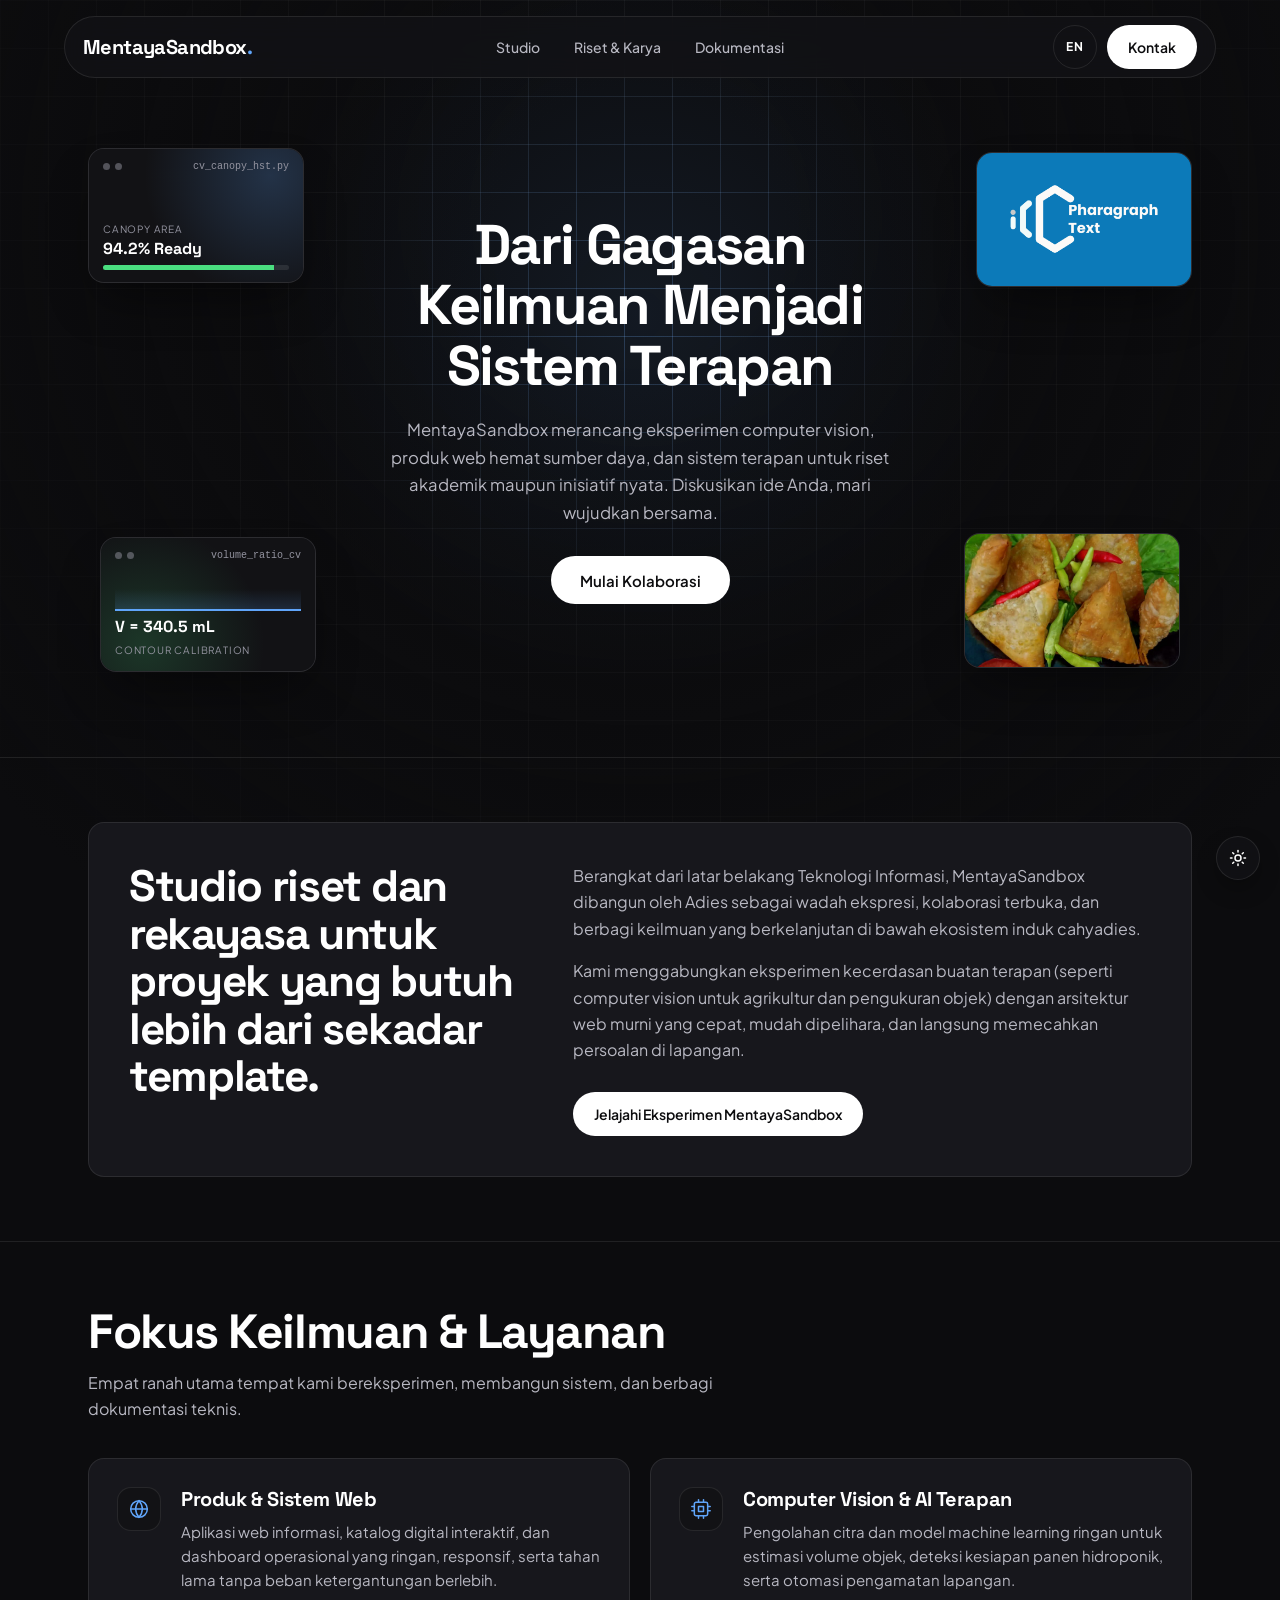
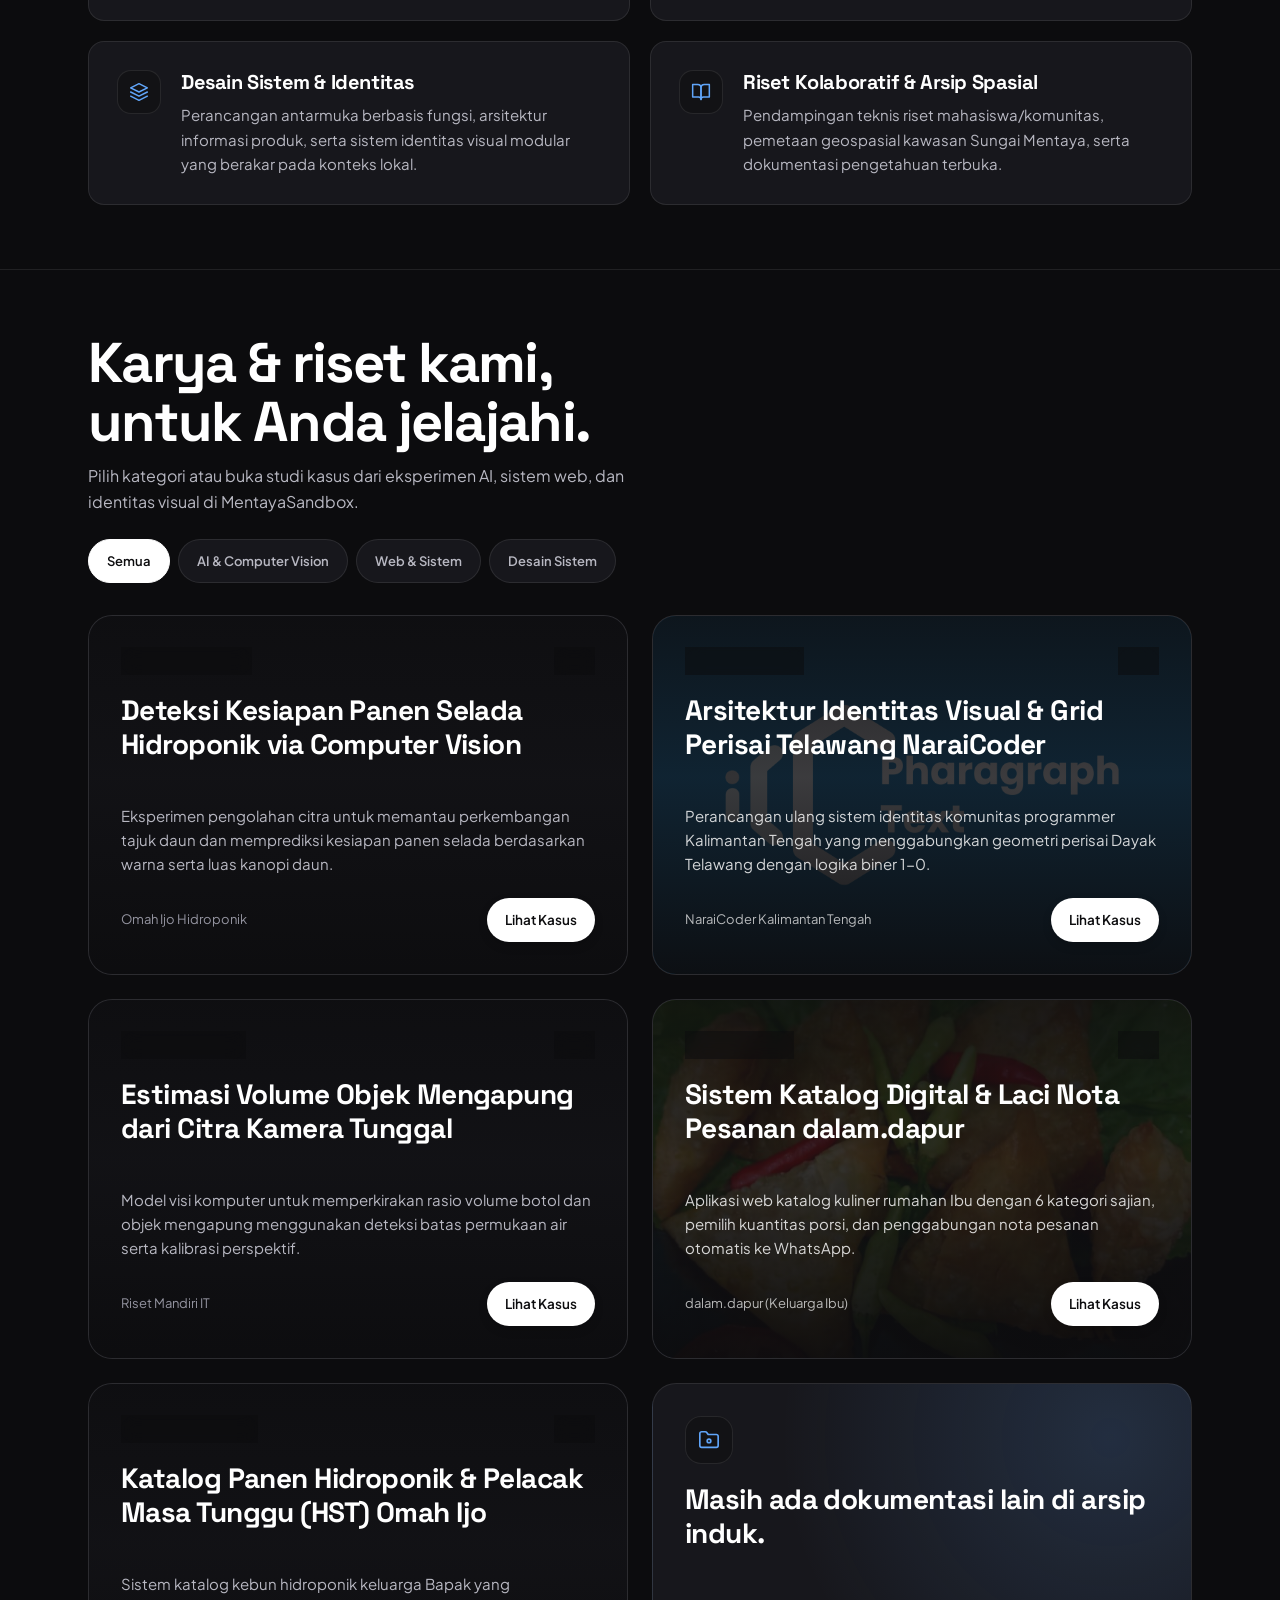
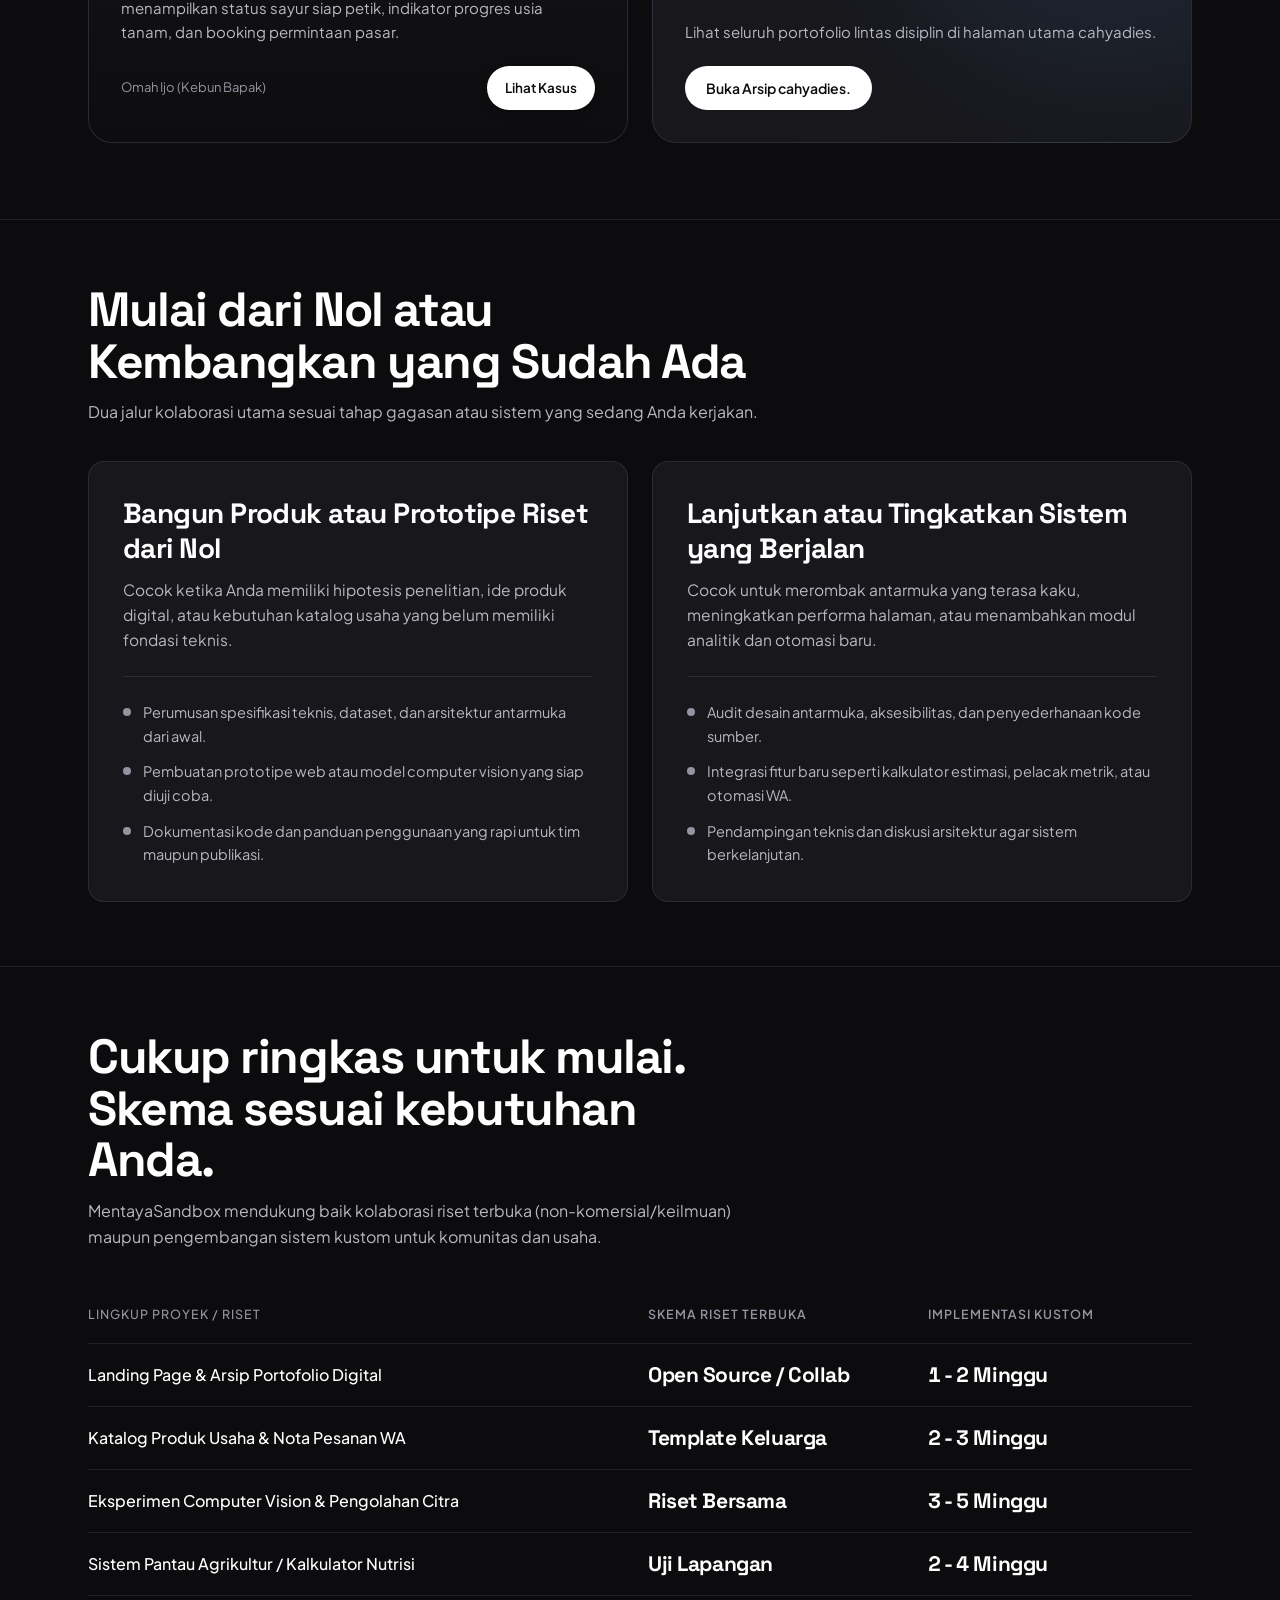
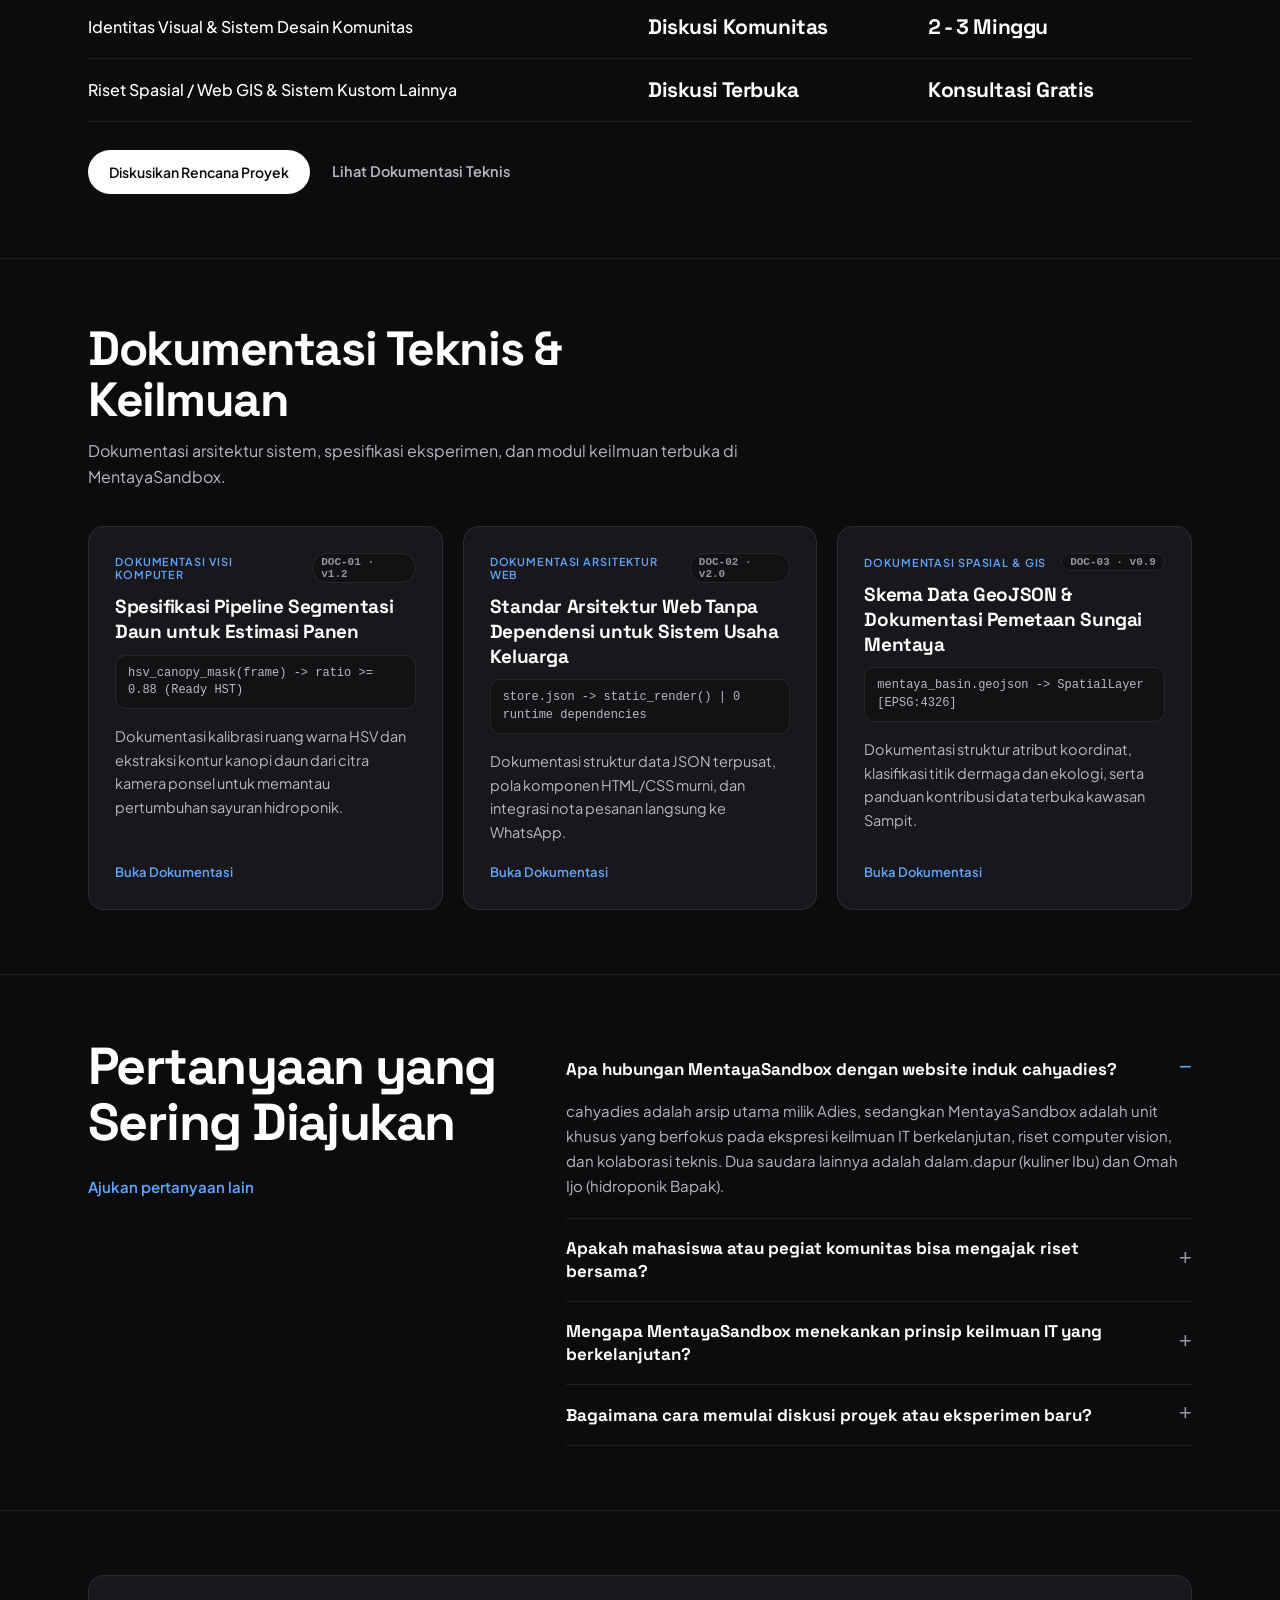
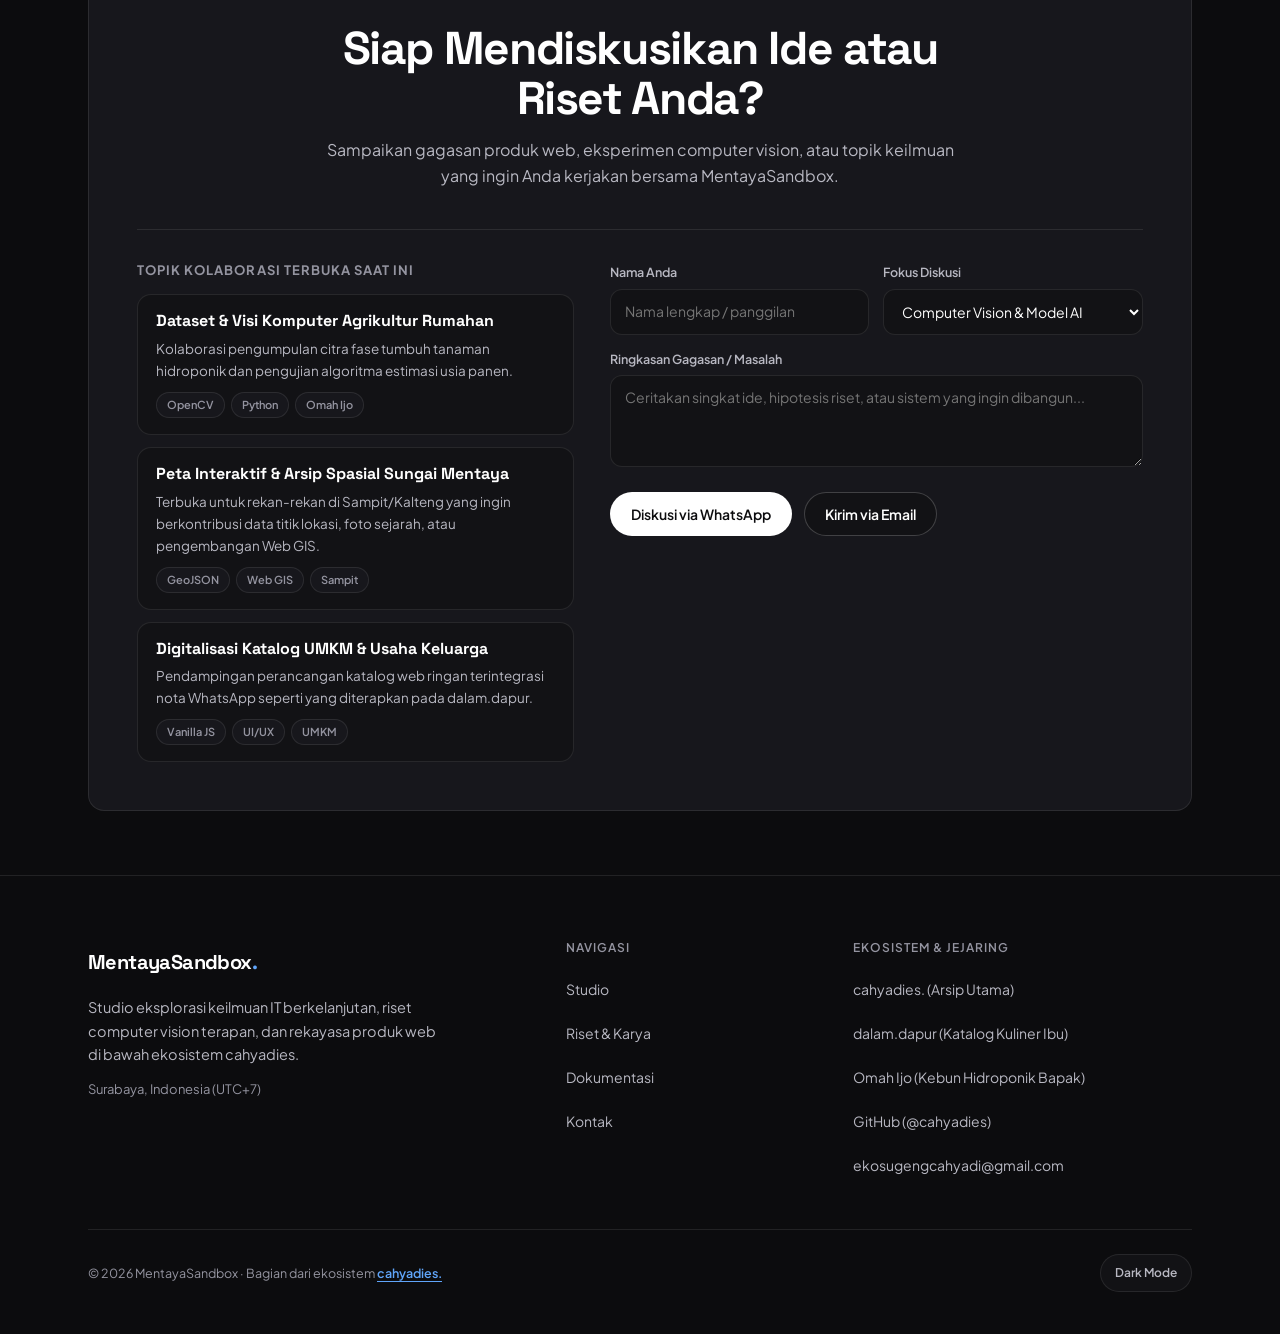
<file: mentayasandbox/index.html>
<!doctype html>
<html lang="id" data-theme="dark">
  <head>
    <meta charset="utf-8" />
    <meta
      name="viewport"
      content="width=device-width, initial-scale=1, viewport-fit=cover"
    />
    <title>MentayaSandbox: Studio Keilmuan IT, Riset Terapan &amp; Kolaborasi</title>
    <meta
      name="description"
      content="MentayaSandbox adalah wadah ekspresi, keilmuan teknologi informasi berkelanjutan, riset computer vision, dan kolaborasi sistem terapan oleh Adies."
    />
    <link rel="preconnect" href="https://fonts.googleapis.com" />
    <link rel="preconnect" href="https://fonts.gstatic.com" crossorigin />
    <link
      href="https://fonts.googleapis.com/css2?family=Plus+Jakarta+Sans:wght@400;500;600;700&family=Space+Grotesk:wght@500;600;700&display=swap"
      rel="stylesheet"
    />
    <link rel="stylesheet" href="style.css" />
  </head>
  <body>
    <div class="bp-backdrop" aria-hidden="true">
      <div class="bp-grid-layer"></div>
      <div class="bp-grid-hover-layer"></div>
      <div class="bp-grid-cell-highlight" id="bpGridCell"></div>
      <div class="bp-cursor-spotlight"></div>
      <div class="bp-vignette-layer"></div>
    </div>

    <header class="bp-header-wrap">
      <div class="bp-navbar">
        <a class="bp-wordmark" href="#hero">MentayaSandbox<span>.</span></a>

        <nav class="bp-nav-links" id="primaryNav" aria-label="Navigasi Utama">
          <a href="#studio" data-i18n="navStudio">Studio</a>
          <a href="#karya" data-i18n="navWork">Riset &amp; Karya</a>
          <a href="#catatan" data-i18n="navNotes">Dokumentasi</a>
        </nav>

        <div class="bp-nav-actions">
          <button
            type="button"
            class="bp-lang-btn"
            id="langToggle"
            onclick="toggleLang()"
            aria-label="Ganti bahasa"
          >
            EN
          </button>
          <a href="#kolaborasi" class="bp-cta-pill bp-nav-cta" data-i18n="navCta">
            Kontak
          </a>
          <button
            type="button"
            class="bp-hamburger"
            id="mobileMenuBtn"
            onclick="toggleMobileNav()"
            aria-label="Buka menu navigasi"
            aria-expanded="false"
          >
            <svg width="20" height="20" viewBox="0 0 24 24" fill="none" stroke="currentColor" stroke-width="2" stroke-linecap="round">
              <line x1="4" y1="7" x2="20" y2="7"></line>
              <line x1="4" y1="12" x2="20" y2="12"></line>
              <line x1="4" y1="17" x2="20" y2="17"></line>
            </svg>
          </button>
        </div>
      </div>
    </header>

    <main class="bp-main">
      <section class="bp-section bp-hero-section" id="hero">
        <div class="bp-container bp-hero-stage" id="heroStage">
          <button
            type="button"
            class="bp-float-thumb thumb-tl"
            onclick="openProjectModal('cv-hydroponic', this)"
            aria-label="Lihat proyek Deteksi Panen Selada dengan Computer Vision"
          >
            <div class="thumb-screen screen-cv">
              <div class="thumb-topbar">
                <span class="dot"></span><span class="dot"></span>
                <small>cv_canopy_hst.py</small>
              </div>
              <div class="thumb-metric-box">
                <span>Canopy Area</span>
                <strong>94.2% Ready</strong>
                <div class="thumb-bar"><i style="width:92%"></i></div>
              </div>
            </div>
          </button>

          <button
            type="button"
            class="bp-float-thumb thumb-tr"
            onclick="openProjectModal('naraicoder-sys', this)"
            aria-label="Lihat proyek Arsitektur Visual NaraiCoder"
          >
            <img src="assets/naraicoder-preview.png" alt="Geometri Telawang NaraiCoder" loading="eager" />
          </button>

          <div class="bp-hero-copy">
            <h1 data-i18n="heroTitle">Dari Gagasan Keilmuan Menjadi Sistem Terapan</h1>
            <p data-i18n="heroSubtitle">
              MentayaSandbox merancang eksperimen computer vision, produk web hemat sumber daya, dan sistem terapan untuk riset akademik maupun inisiatif nyata. Diskusikan ide Anda, mari wujudkan bersama.
            </p>
            <div class="bp-hero-cta-row">
              <a href="#kolaborasi" class="bp-cta-pill bp-cta-lg" data-i18n="heroCta">
                Mulai Kolaborasi
              </a>
            </div>
          </div>

          <button
            type="button"
            class="bp-float-thumb thumb-bl"
            onclick="openProjectModal('cv-bottle', this)"
            aria-label="Lihat proyek Estimasi Volume Objek Mengapung"
          >
            <div class="thumb-screen screen-vol">
              <div class="thumb-topbar">
                <span class="dot"></span><span class="dot"></span>
                <small>volume_ratio_cv</small>
              </div>
              <div class="thumb-grid-viz">
                <div class="viz-wave"></div>
                <strong>V = 340.5 mL</strong>
                <span>Contour Calibration</span>
              </div>
            </div>
          </button>

          <button
            type="button"
            class="bp-float-thumb thumb-br"
            onclick="openProjectModal('dapur-catalog', this)"
            aria-label="Lihat proyek Sistem Katalog Digital dalam.dapur"
          >
            <img src="assets/samosa.jpg" alt="Katalog Digital dalam.dapur" loading="eager" />
          </button>
        </div>
      </section>

      <section class="bp-section" id="studio">
        <div class="bp-container">
          <div class="bp-overview-card">
            <div class="bp-grid-12">
              <div class="bp-col-5">
                <h2 data-i18n="overviewTitle">
                  Studio riset dan rekayasa untuk proyek yang butuh lebih dari sekadar template.
                </h2>
              </div>
              <div class="bp-col-7 bp-overview-right">
                <div class="bp-overview-paragraphs">
                  <p data-i18n="overviewP1">
                    Berangkat dari latar belakang Teknologi Informasi, MentayaSandbox dibangun oleh Adies sebagai wadah ekspresi, kolaborasi terbuka, dan berbagi keilmuan yang berkelanjutan di bawah ekosistem induk cahyadies.
                  </p>
                  <p data-i18n="overviewP2">
                    Kami menggabungkan eksperimen kecerdasan buatan terapan (seperti computer vision untuk agrikultur dan pengukuran objek) dengan arsitektur web murni yang cepat, mudah dipelihara, dan langsung memecahkan persoalan di lapangan.
                  </p>
                </div>
                <div>
                  <a href="#karya" class="bp-cta-pill" data-i18n="overviewCta">
                    Jelajahi Eksperimen MentayaSandbox
                  </a>
                </div>
              </div>
            </div>
          </div>
        </div>
      </section>

      <section class="bp-section" id="layanan">
        <div class="bp-container">
          <div class="bp-section-head">
            <h2 data-i18n="servicesTitle">Fokus Keilmuan &amp; Layanan</h2>
            <p data-i18n="servicesSub">
              Empat ranah utama tempat kami bereksperimen, membangun sistem, dan berbagi dokumentasi teknis.
            </p>
          </div>

          <div class="bp-services-grid">
            <article class="bp-service-card">
              <div class="bp-icon-box" aria-hidden="true">
                <svg width="20" height="20" viewBox="0 0 24 24" fill="none" stroke="currentColor" stroke-width="1.8" stroke-linecap="round" stroke-linejoin="round">
                  <circle cx="12" cy="12" r="10"></circle>
                  <line x1="2" y1="12" x2="22" y2="12"></line>
                  <path d="M12 2a15.3 15.3 0 0 1 4 10 15.3 15.3 0 0 1-4 10 15.3 15.3 0 0 1-4-10 15.3 15.3 0 0 1 4-10z"></path>
                </svg>
              </div>
              <div>
                <h3 data-i18n="srv1Title">Produk &amp; Sistem Web</h3>
                <p data-i18n="srv1Desc">
                  Aplikasi web informasi, katalog digital interaktif, dan dashboard operasional yang ringan, responsif, serta tahan lama tanpa beban ketergantungan berlebih.
                </p>
              </div>
            </article>

            <article class="bp-service-card">
              <div class="bp-icon-box" aria-hidden="true">
                <svg width="20" height="20" viewBox="0 0 24 24" fill="none" stroke="currentColor" stroke-width="1.8" stroke-linecap="round" stroke-linejoin="round">
                  <rect x="4" y="4" width="16" height="16" rx="2"></rect>
                  <rect x="9" y="9" width="6" height="6"></rect>
                  <line x1="9" y1="1" x2="9" y2="4"></line>
                  <line x1="15" y1="1" x2="15" y2="4"></line>
                  <line x1="9" y1="20" x2="9" y2="23"></line>
                  <line x1="15" y1="20" x2="15" y2="23"></line>
                  <line x1="20" y1="9" x2="23" y2="9"></line>
                  <line x1="20" y1="14" x2="23" y2="14"></line>
                  <line x1="1" y1="9" x2="4" y2="9"></line>
                  <line x1="1" y1="14" x2="4" y2="14"></line>
                </svg>
              </div>
              <div>
                <h3 data-i18n="srv2Title">Computer Vision &amp; AI Terapan</h3>
                <p data-i18n="srv2Desc">
                  Pengolahan citra dan model machine learning ringan untuk estimasi volume objek, deteksi kesiapan panen hidroponik, serta otomasi pengamatan lapangan.
                </p>
              </div>
            </article>

            <article class="bp-service-card">
              <div class="bp-icon-box" aria-hidden="true">
                <svg width="20" height="20" viewBox="0 0 24 24" fill="none" stroke="currentColor" stroke-width="1.8" stroke-linecap="round" stroke-linejoin="round">
                  <polygon points="12 2 2 7 12 12 22 7 12 2"></polygon>
                  <polyline points="2 17 12 22 22 17"></polyline>
                  <polyline points="2 12 12 17 22 12"></polyline>
                </svg>
              </div>
              <div>
                <h3 data-i18n="srv3Title">Desain Sistem &amp; Identitas</h3>
                <p data-i18n="srv3Desc">
                  Perancangan antarmuka berbasis fungsi, arsitektur informasi produk, serta sistem identitas visual modular yang berakar pada konteks lokal.
                </p>
              </div>
            </article>

            <article class="bp-service-card">
              <div class="bp-icon-box" aria-hidden="true">
                <svg width="20" height="20" viewBox="0 0 24 24" fill="none" stroke="currentColor" stroke-width="1.8" stroke-linecap="round" stroke-linejoin="round">
                  <path d="M2 3h6a4 4 0 0 1 4 4v14a3 3 0 0 0-3-3H2z"></path>
                  <path d="M22 3h-6a4 4 0 0 0-4 4v14a3 3 0 0 1 3-3h7z"></path>
                </svg>
              </div>
              <div>
                <h3 data-i18n="srv4Title">Riset Kolaboratif &amp; Arsip Spasial</h3>
                <p data-i18n="srv4Desc">
                  Pendampingan teknis riset mahasiswa/komunitas, pemetaan geospasial kawasan Sungai Mentaya, serta dokumentasi pengetahuan terbuka.
                </p>
              </div>
            </article>
          </div>
        </div>
      </section>

      <section class="bp-section" id="karya">
        <div class="bp-container">
          <div class="bp-work-header-row">
            <div class="bp-work-intro">
              <h2 data-i18n="workTitle">Karya &amp; riset kami, untuk Anda jelajahi.</h2>
              <p data-i18n="workSub">
                Geser atau filter proyek riset terapan, eksperimen AI, dan sistem web yang dibangun di MentayaSandbox.
              </p>
            </div>
            <div class="bp-filter-pills" id="filterBar" role="tablist"></div>
          </div>

          <div class="bp-work-track-wrap">
            <div class="bp-work-track" id="projectGrid"></div>
          </div>
        </div>
      </section>

      <section class="bp-section" id="model-kolaborasi">
        <div class="bp-container">
          <div class="bp-section-head">
            <h2 data-i18n="engageTitle">Mulai dari Nol atau Kembangkan yang Sudah Ada</h2>
            <p data-i18n="engageSub">
              Dua jalur kolaborasi utama sesuai tahap gagasan atau sistem yang sedang Anda kerjakan.
            </p>
          </div>

          <div class="bp-engage-grid">
            <article class="bp-engage-card">
              <div>
                <h3 data-i18n="eng1Title">Bangun Produk atau Prototipe Riset dari Nol</h3>
                <p data-i18n="eng1Desc">
                  Cocok ketika Anda memiliki hipotesis penelitian, ide produk digital, atau kebutuhan katalog usaha yang belum memiliki fondasi teknis.
                </p>
              </div>
              <ul class="bp-engage-list">
                <li>
                  <span class="bp-dot" aria-hidden="true"></span>
                  <span data-i18n="eng1B1">Perumusan spesifikasi teknis, dataset, dan arsitektur antarmuka dari awal.</span>
                </li>
                <li>
                  <span class="bp-dot" aria-hidden="true"></span>
                  <span data-i18n="eng1B2">Pembuatan prototipe web atau model computer vision yang siap diuji coba.</span>
                </li>
                <li>
                  <span class="bp-dot" aria-hidden="true"></span>
                  <span data-i18n="eng1B3">Dokumentasi kode dan panduan penggunaan yang rapi untuk tim maupun publikasi.</span>
                </li>
              </ul>
            </article>

            <article class="bp-engage-card">
              <div>
                <h3 data-i18n="eng2Title">Lanjutkan atau Tingkatkan Sistem yang Berjalan</h3>
                <p data-i18n="eng2Desc">
                  Cocok untuk merombak antarmuka yang terasa kaku, meningkatkan performa halaman, atau menambahkan modul analitik dan otomasi baru.
                </p>
              </div>
              <ul class="bp-engage-list">
                <li>
                  <span class="bp-dot" aria-hidden="true"></span>
                  <span data-i18n="eng2B1">Audit desain antarmuka, aksesibilitas, dan penyederhanaan kode sumber.</span>
                </li>
                <li>
                  <span class="bp-dot" aria-hidden="true"></span>
                  <span data-i18n="eng2B2">Integrasi fitur baru seperti kalkulator estimasi, pelacak metrik, atau otomasi WA.</span>
                </li>
                <li>
                  <span class="bp-dot" aria-hidden="true"></span>
                  <span data-i18n="eng2B3">Pendampingan teknis dan diskusi arsitektur agar sistem berkelanjutan.</span>
                </li>
              </ul>
            </article>
          </div>
        </div>
      </section>

      <section class="bp-section" id="cakupan">
        <div class="bp-container">
          <div class="bp-section-head">
            <h2 data-i18n="scopeTitle">Cukup ringkas untuk mulai. Skema sesuai kebutuhan Anda.</h2>
            <p data-i18n="scopeSub">
              MentayaSandbox mendukung baik kolaborasi riset terbuka (non-komersial/keilmuan) maupun pengembangan sistem kustom untuk komunitas dan usaha.
            </p>
          </div>

          <div class="bp-table" role="table" aria-label="Skema Cakupan Proyek dan Kolaborasi">
            <div class="bp-table-row bp-table-head" role="row">
              <div class="bp-tcol-6" role="columnheader" data-i18n="thProject">Lingkup Proyek / Riset</div>
              <div class="bp-tcol-3" role="columnheader" data-i18n="thStandard">Skema Riset Terbuka</div>
              <div class="bp-tcol-3" role="columnheader" data-i18n="thCustom">Implementasi Kustom</div>
            </div>

            <div class="bp-table-row" role="row">
              <div class="bp-tcol-6" role="cell" data-i18n="tr1Name">Landing Page &amp; Arsip Portofolio Digital</div>
              <div class="bp-tcol-3 bp-tval" role="cell">Open Source / Collab</div>
              <div class="bp-tcol-3 bp-tval" role="cell">1 - 2 Minggu</div>
            </div>

            <div class="bp-table-row" role="row">
              <div class="bp-tcol-6" role="cell" data-i18n="tr2Name">Katalog Produk Usaha &amp; Nota Pesanan WA</div>
              <div class="bp-tcol-3 bp-tval" role="cell">Template Keluarga</div>
              <div class="bp-tcol-3 bp-tval" role="cell">2 - 3 Minggu</div>
            </div>

            <div class="bp-table-row" role="row">
              <div class="bp-tcol-6" role="cell" data-i18n="tr3Name">Eksperimen Computer Vision &amp; Pengolahan Citra</div>
              <div class="bp-tcol-3 bp-tval" role="cell">Riset Bersama</div>
              <div class="bp-tcol-3 bp-tval" role="cell">3 - 5 Minggu</div>
            </div>

            <div class="bp-table-row" role="row">
              <div class="bp-tcol-6" role="cell" data-i18n="tr4Name">Sistem Pantau Agrikultur / Kalkulator Nutrisi</div>
              <div class="bp-tcol-3 bp-tval" role="cell">Uji Lapangan</div>
              <div class="bp-tcol-3 bp-tval" role="cell">2 - 4 Minggu</div>
            </div>

            <div class="bp-table-row" role="row">
              <div class="bp-tcol-6" role="cell" data-i18n="tr5Name">Identitas Visual &amp; Sistem Desain Komunitas</div>
              <div class="bp-tcol-3 bp-tval" role="cell">Diskusi Komunitas</div>
              <div class="bp-tcol-3 bp-tval" role="cell">2 - 3 Minggu</div>
            </div>

            <div class="bp-table-row" role="row">
              <div class="bp-tcol-6" role="cell" data-i18n="tr6Name">Riset Spasial / Web GIS &amp; Sistem Kustom Lainnya</div>
              <div class="bp-tcol-3 bp-tval" role="cell" data-i18n="tr6Free">Diskusi Terbuka</div>
              <div class="bp-tcol-3 bp-tval" role="cell" data-i18n="tr6Consult">Konsultasi Gratis</div>
            </div>
          </div>

          <div class="bp-table-actions">
            <a href="#kolaborasi" class="bp-cta-pill" data-i18n="scopeCtaPrimary">
              Diskusikan Rencana Proyek
            </a>
            <a href="#catatan" class="bp-text-link" data-i18n="scopeCtaSecondary">
              Lihat Dokumentasi Teknis
            </a>
          </div>
        </div>
      </section>

      <section class="bp-section" id="catatan">
        <div class="bp-container">
          <div class="bp-section-head">
            <h2 data-i18n="notesTitle">Dokumentasi Teknis &amp; Keilmuan</h2>
            <p data-i18n="notesSub">
              Dokumentasi arsitektur sistem, spesifikasi eksperimen, dan modul keilmuan terbuka di MentayaSandbox.
            </p>
          </div>

          <div class="bp-notes-grid" id="notesGrid"></div>
        </div>
      </section>

      <section class="bp-section" id="faq">
        <div class="bp-container">
          <div class="bp-grid-12 bp-items-start">
            <div class="bp-col-5 bp-sticky-col">
              <h2 class="bp-faq-heading" data-i18n="faqTitle">Pertanyaan yang Sering Diajukan</h2>
              <a href="#kolaborasi" class="bp-accent-link" data-i18n="faqAskLink">
                Ajukan pertanyaan lain
              </a>
            </div>

            <div class="bp-col-7">
              <div class="bp-faq-list" id="faqList">
                <div class="bp-faq-item open">
                  <button type="button" class="bp-faq-btn" aria-expanded="true" onclick="toggleFaq(this)">
                    <span data-i18n="faqQ1">Apa hubungan MentayaSandbox dengan website induk cahyadies?</span>
                    <span class="bp-faq-icon" aria-hidden="true">−</span>
                  </button>
                  <div class="bp-faq-panel">
                    <p data-i18n="faqA1">
                      cahyadies adalah arsip utama milik Adies, sedangkan MentayaSandbox adalah unit khusus yang berfokus pada ekspresi keilmuan IT berkelanjutan, riset computer vision, dan kolaborasi teknis. Dua saudara lainnya adalah dalam.dapur (kuliner Ibu) dan Omah Ijo (hidroponik Bapak).
                    </p>
                  </div>
                </div>

                <div class="bp-faq-item">
                  <button type="button" class="bp-faq-btn" aria-expanded="false" onclick="toggleFaq(this)">
                    <span data-i18n="faqQ2">Apakah mahasiswa atau pegiat komunitas bisa mengajak riset bersama?</span>
                    <span class="bp-faq-icon" aria-hidden="true">+</span>
                  </button>
                  <div class="bp-faq-panel" hidden>
                    <p data-i18n="faqA2">
                      Sangat terbuka. MentayaSandbox memang diniatkan sebagai ruang bertukar pikiran, eksperimen bersama, dan berbagi dokumentasi di bidang pengolahan citra, rekayasa web, serta pemetaan spasial.
                    </p>
                  </div>
                </div>

                <div class="bp-faq-item">
                  <button type="button" class="bp-faq-btn" aria-expanded="false" onclick="toggleFaq(this)">
                    <span data-i18n="faqQ3">Mengapa MentayaSandbox menekankan prinsip keilmuan IT yang berkelanjutan?</span>
                    <span class="bp-faq-icon" aria-hidden="true">+</span>
                  </button>
                  <div class="bp-faq-panel" hidden>
                    <p data-i18n="faqA3">
                      Banyak proyek perangkat lunak berhenti berfungsi setelah beberapa bulan karena arsitektur yang terlalu rumit. Kami mengutamakan kode yang bersih, hemat sumber daya, dan terdokumentasi sehingga tetap bermanfaat jangka panjang.
                    </p>
                  </div>
                </div>

                <div class="bp-faq-item">
                  <button type="button" class="bp-faq-btn" aria-expanded="false" onclick="toggleFaq(this)">
                    <span data-i18n="faqQ4">Bagaimana cara memulai diskusi proyek atau eksperimen baru?</span>
                    <span class="bp-faq-icon" aria-hidden="true">+</span>
                  </button>
                  <div class="bp-faq-panel" hidden>
                    <p data-i18n="faqA4">
                      Anda cukup mengisi formulir singkat di bagian bawah halaman ini untuk mengirim rincian gagasan melalui WhatsApp atau Email. Kami akan meninjau konteks masalah dan menyusun langkah awalnya bersama.
                    </p>
                  </div>
                </div>
              </div>
            </div>
          </div>
        </div>
      </section>

      <section class="bp-section bp-final-cta-section" id="kolaborasi">
        <div class="bp-container">
          <div class="bp-final-cta-card">
            <div class="bp-final-cta-head">
              <h2 data-i18n="ctaBannerTitle">Siap Mendiskusikan Ide atau Riset Anda?</h2>
              <p data-i18n="ctaBannerSub">
                Sampaikan gagasan produk web, eksperimen computer vision, atau topik keilmuan yang ingin Anda kerjakan bersama MentayaSandbox.
              </p>
            </div>

            <div class="bp-collab-split">
              <div class="bp-topics-col">
                <h3 class="bp-sub-label" data-i18n="openTopicsHeading">Topik Kolaborasi Terbuka Saat Ini</h3>
                <div class="bp-topics-list" id="collabList"></div>
              </div>

              <form class="bp-collab-form" id="collabForm" onsubmit="submitCollabForm(event)">
                <div class="bp-form-grid">
                  <div class="bp-field">
                    <label for="collabName" data-i18n="labelName">Nama Anda</label>
                    <input id="collabName" name="name" type="text" required placeholder="Nama lengkap / panggilan" />
                  </div>

                  <div class="bp-field">
                    <label for="collabTopic" data-i18n="labelTopic">Fokus Diskusi</label>
                    <select id="collabTopic" name="topic">
                      <option value="Computer Vision & AI" data-i18n="optTopic1">Computer Vision &amp; Model AI</option>
                      <option value="Pengembangan Produk Web" data-i18n="optTopic2">Pengembangan Produk &amp; Sistem Web</option>
                      <option value="Arsip Spasial & Web GIS" data-i18n="optTopic3">Arsip Spasial &amp; Pemetaan Mentaya</option>
                      <option value="Riset & Keilmuan Terbuka" data-i18n="optTopic4">Riset &amp; Berbagi Keilmuan</option>
                    </select>
                  </div>

                  <div class="bp-field bp-field-full">
                    <label for="collabNote" data-i18n="labelNote">Ringkasan Gagasan / Masalah</label>
                    <textarea
                      id="collabNote"
                      name="note"
                      rows="3"
                      required
                      placeholder="Ceritakan singkat ide, hipotesis riset, atau sistem yang ingin dibangun..."
                    ></textarea>
                  </div>
                </div>

                <div class="bp-form-actions">
                  <button type="submit" class="bp-cta-pill" data-channel="wa" data-i18n="btnSendWa">
                    Diskusi via WhatsApp
                  </button>
                  <button type="submit" class="bp-ghost-pill" data-channel="mail" data-i18n="btnSendMail">
                    Kirim via Email
                  </button>
                </div>
                <p id="collabFeedback" class="bp-form-feedback" role="status" aria-live="polite" hidden></p>
              </form>
            </div>
          </div>
        </div>
      </section>
    </main>

    <footer class="bp-footer">
      <div class="bp-container">
        <div class="bp-footer-top bp-grid-12">
          <div class="bp-col-5">
            <a class="bp-wordmark" href="#hero">MentayaSandbox<span>.</span></a>
            <p class="bp-footer-bio" data-i18n="footerBio">
              Studio eksplorasi keilmuan IT berkelanjutan, riset computer vision terapan, dan rekayasa produk web di bawah ekosistem cahyadies.
            </p>
            <p class="bp-footer-loc">Surabaya, Indonesia (UTC+7)</p>
          </div>

          <div class="bp-col-3">
            <h4 class="bp-footer-label" data-i18n="footerNavLabel">Navigasi</h4>
            <ul class="bp-footer-links">
              <li><a href="#studio" data-i18n="navStudio">Studio</a></li>
              <li><a href="#karya" data-i18n="navWork">Riset &amp; Karya</a></li>
              <li><a href="#catatan" data-i18n="navNotes">Dokumentasi</a></li>
              <li><a href="#kolaborasi" data-i18n="navCta">Kontak</a></li>
            </ul>
          </div>

          <div class="bp-col-4">
            <h4 class="bp-footer-label" data-i18n="footerEcoLabel">Ekosistem &amp; Jejaring</h4>
            <ul class="bp-footer-links">
              <li><a href="https://cahyadies.vercel.app/">cahyadies. (Arsip Utama)</a></li>
              <li><a href="https://dalamdapur.vercel.app/">dalam.dapur (Katalog Kuliner Ibu)</a></li>
              <li><a href="https://omahijo.vercel.app/">Omah Ijo (Kebun Hidroponik Bapak)</a></li>
              <li><a href="https://github.com/cahyadies" target="_blank" rel="noopener noreferrer">GitHub (@cahyadies)</a></li>
              <li><a href="mailto:ekosugengcahyadi@gmail.com">ekosugengcahyadi@gmail.com</a></li>
            </ul>
          </div>
        </div>

        <div class="bp-footer-bottom">
          <span>© 2026 MentayaSandbox · Bagian dari ekosistem <a href="https://cahyadies.vercel.app/" class="bp-inline-parent-link">cahyadies.</a></span>
          <div class="bp-footer-utils">
            <button type="button" class="bp-footer-theme-pill" onclick="toggleTheme()" aria-label="Ganti tema warna">
              <span id="footerThemeLabel">Dark Mode</span>
            </button>
          </div>
        </div>
      </div>
    </footer>

    <button
      type="button"
      class="bp-floating-theme"
      id="floatingThemeBtn"
      onclick="toggleTheme()"
      aria-label="Ganti tema terang atau gelap"
    >
      <svg id="themeIconSun" width="18" height="18" viewBox="0 0 24 24" fill="none" stroke="currentColor" stroke-width="2" stroke-linecap="round" stroke-linejoin="round">
        <circle cx="12" cy="12" r="4"></circle>
        <path d="M12 2v2"></path>
        <path d="M12 20v2"></path>
        <path d="m4.93 4.93 1.41 1.41"></path>
        <path d="m17.66 17.66 1.41 1.41"></path>
        <path d="M2 12h2"></path>
        <path d="M20 12h2"></path>
        <path d="m6.34 17.66-1.41 1.41"></path>
        <path d="m19.07 4.93-1.41 1.41"></path>
      </svg>
    </button>

    <div
      class="bp-modal"
      id="modalOverlay"
      role="dialog"
      aria-modal="true"
      aria-labelledby="mTitle"
      aria-hidden="true"
      onclick="handleOverlayClick(event)"
    >
      <div class="bp-modal-box">
        <button
          type="button"
          class="bp-modal-close"
          id="modalCloseBtn"
          onclick="closeModal()"
          aria-label="Tutup detail"
        >
          ✕
        </button>
        <div class="bp-modal-kicker" id="mType"></div>
        <h2 class="bp-modal-title" id="mTitle"></h2>
        <p class="bp-modal-desc" id="mDesc"></p>
        <p class="bp-modal-partner" id="mCollab"></p>
        <div class="bp-modal-notes" id="mNotes"></div>
      </div>
    </div>

    <script src="app.js" defer></script>
  </body>
</html>
</file>
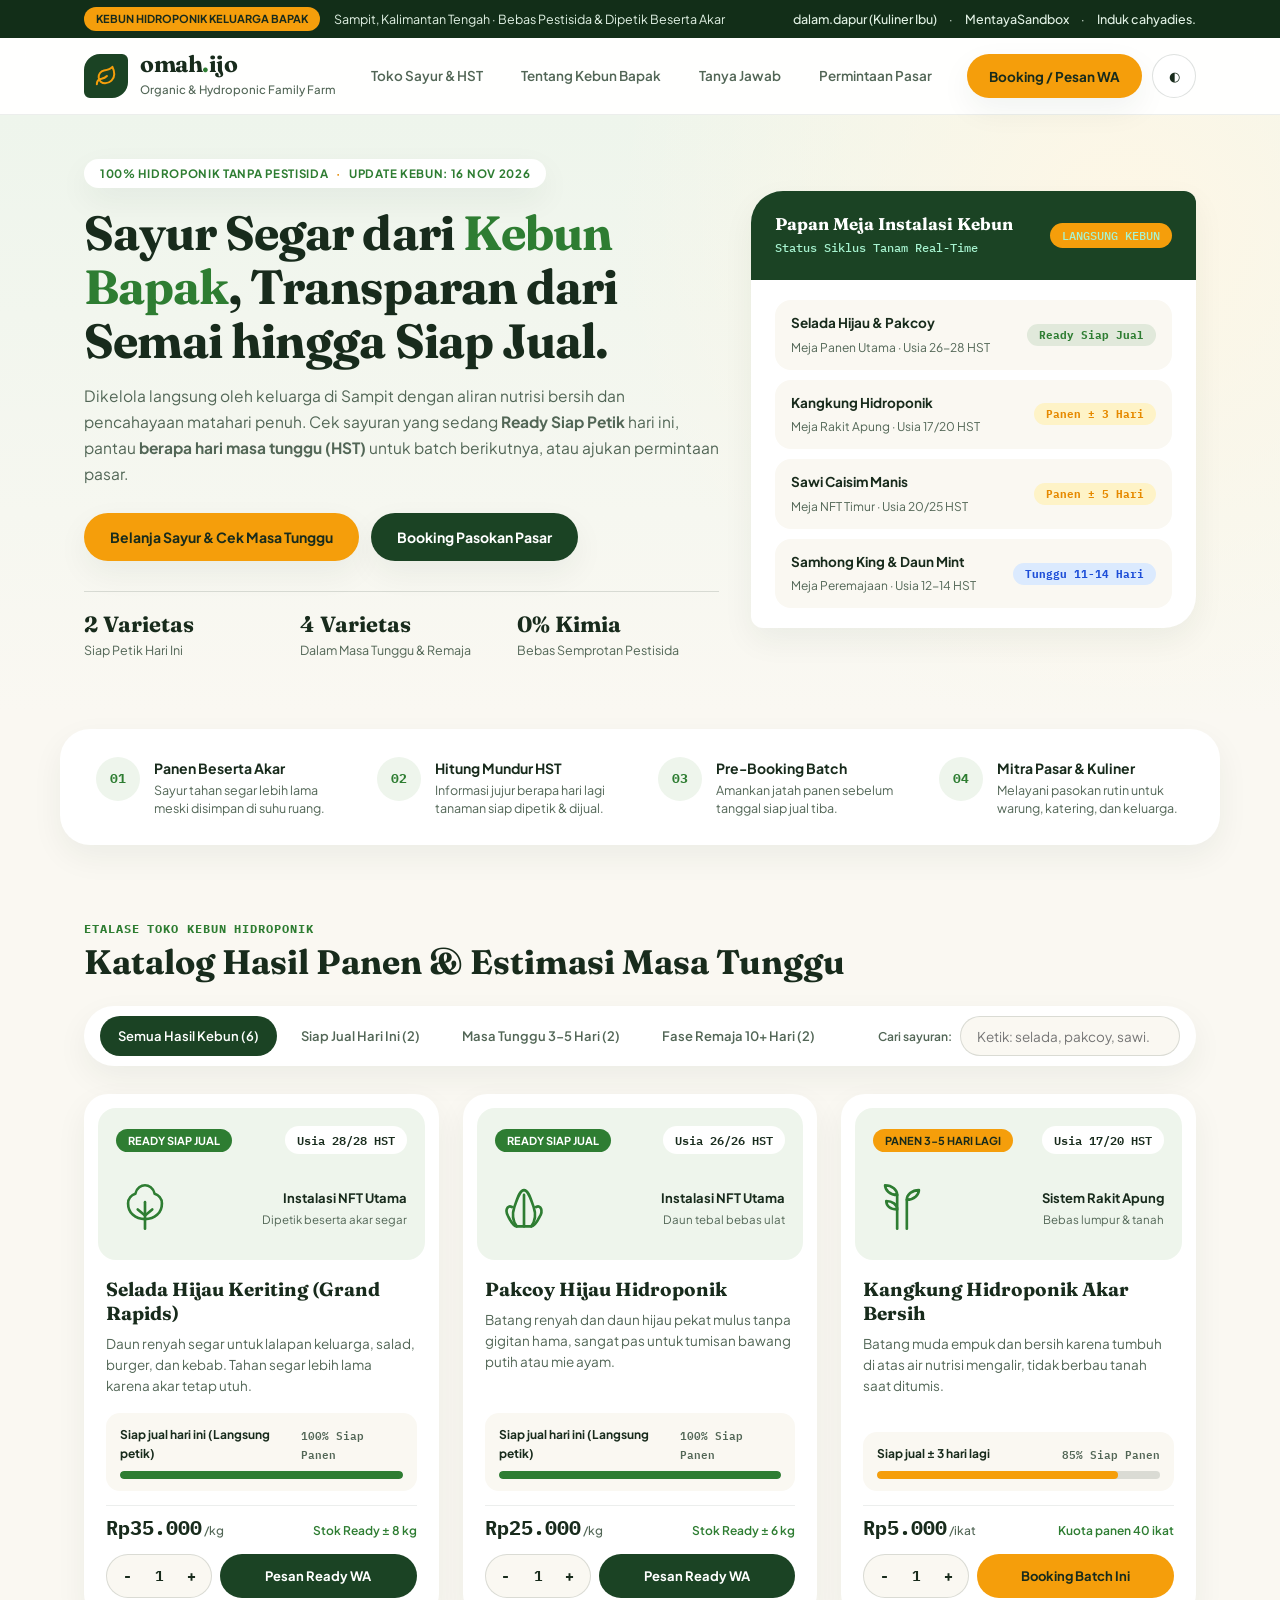
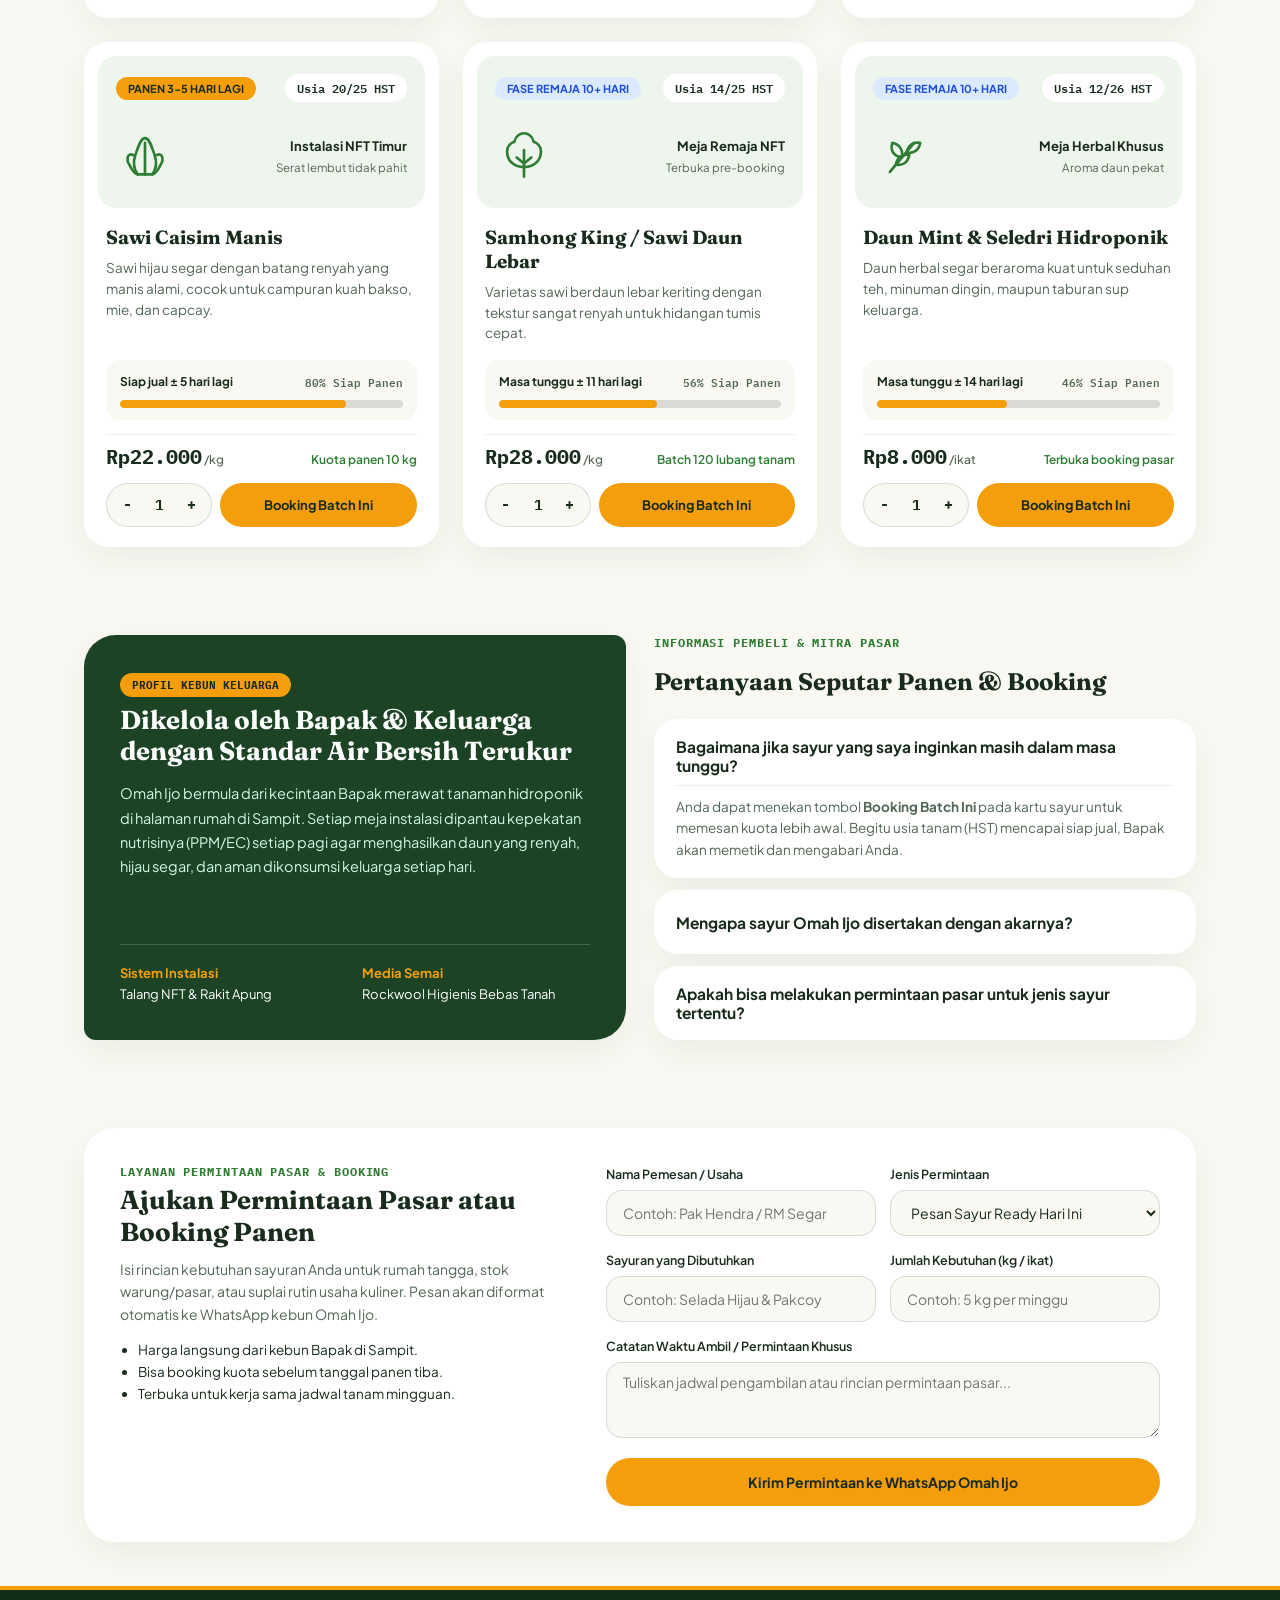
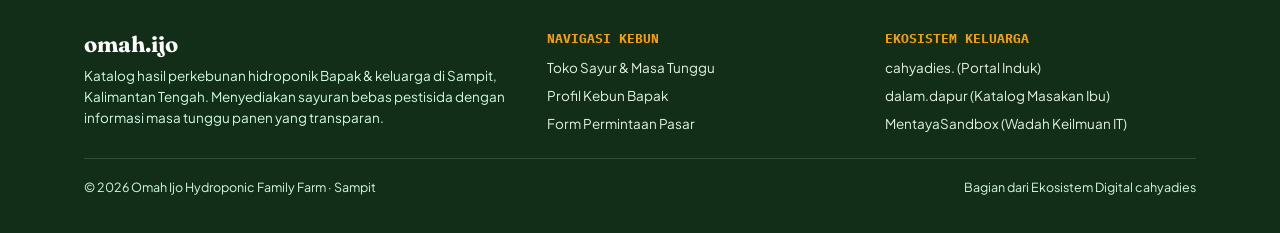
<file: omahijo/index.html>
<!doctype html>
<html lang="id" data-theme="light">
  <head>
    <meta charset="utf-8" />
    <meta
      name="viewport"
      content="width=device-width, initial-scale=1, viewport-fit=cover"
    />
    <title>Omah Ijo: Kebun Hidroponik Keluarga, Masa Tunggu Panen &amp; Pasar Segar</title>
    <meta
      name="description"
      content="Katalog kebun hidroponik Bapak & keluarga di Sampit bergaya Farmino Organic Farm: cek sayur siap panen, estimasi hari tunggu (HST), dan permintaan pasar."
    />
    <link rel="preconnect" href="https://fonts.googleapis.com" />
    <link rel="preconnect" href="https://fonts.gstatic.com" crossorigin />
    <link
      href="https://fonts.googleapis.com/css2?family=Fraunces:opsz,wght@9..144,600;9..144,700&family=IBM+Plex+Mono:wght@500;600;700&family=Plus+Jakarta+Sans:wght@400;500;600;700&display=swap"
      rel="stylesheet"
    />
    <style>
      :root {
        --bg: #faf8f2;
        --surface: #ffffff;
        --surface-sage: #eef5ec;
        --surface-warm: #fef7e6;
        --forest: #1b4324;
        --forest-deep: #122e18;
        --leaf: #2e7d32;
        --leaf-soft: rgba(46, 125, 50, 0.12);
        --harvest: #e68a00;
        --harvest-bright: #f59e0b;
        --harvest-soft: #fef3c7;
        --fg: #182b1c;
        --mute: #526656;
        --line: rgba(24, 43, 28, 0.08);
        --line-strong: rgba(24, 43, 28, 0.14);
        --seed: #1d4ed8;
        --seed-soft: #dbeafe;
        --display: "Fraunces", Georgia, serif;
        --sans: "Plus Jakarta Sans", system-ui, -apple-system, sans-serif;
        --mono: "IBM Plex Mono", ui-monospace, monospace;
        --r-pill: 999px;
        --r-sm: 16px;
        --r-md: 24px;
        --r-lg: 30px;
        --r-leaf: 32px 12px 32px 12px;
        --shadow-soft: 0 12px 32px rgba(24, 43, 28, 0.06);
        --shadow-hover: 0 18px 40px rgba(46, 125, 50, 0.13);
        box-sizing: border-box;
      }

      :root[data-theme="dark"] {
        --bg: #0d1710;
        --surface: #142419;
        --surface-sage: #1b3022;
        --surface-warm: #292214;
        --forest: #091f10;
        --forest-deep: #06140a;
        --leaf: #4ade80;
        --leaf-soft: rgba(74, 222, 128, 0.14);
        --harvest: #fbbf24;
        --harvest-bright: #f59e0b;
        --harvest-soft: rgba(251, 191, 36, 0.16);
        --fg: #ecf6ee;
        --mute: #94b59c;
        --line: rgba(255, 255, 255, 0.08);
        --line-strong: rgba(255, 255, 255, 0.15);
        --seed: #93c5fd;
        --seed-soft: rgba(147, 197, 253, 0.16);
        --shadow-soft: 0 14px 34px rgba(0, 0, 0, 0.35);
        --shadow-hover: 0 18px 40px rgba(74, 222, 128, 0.18);
      }

      *,
      *::before,
      *::after {
        box-sizing: border-box;
      }

      html {
        scroll-behavior: smooth;
        scroll-padding-top: 76px;
      }

      body {
        margin: 0;
        background: var(--bg);
        color: var(--fg);
        font: 15px/1.6 var(--sans);
        -webkit-font-smoothing: antialiased;
      }

      a[href],
      button:not(:disabled),
      summary,
      select,
      label[for],
      [role="button"] {
        cursor: pointer;
      }

      :focus-visible {
        outline: 2px solid var(--leaf);
        outline-offset: 2px;
      }

      .wrap {
        max-width: 1160px;
        margin: 0 auto;
        padding: 0 24px;
      }

      .farmino-topbar {
        background: var(--forest-deep);
        color: #e2f2e5;
        font-size: 12.5px;
      }

      .topbar-inner {
        display: flex;
        justify-content: space-between;
        align-items: center;
        min-height: 38px;
        gap: 12px;
        flex-wrap: wrap;
      }

      .topbar-left {
        display: flex;
        align-items: center;
        gap: 14px;
        flex-wrap: wrap;
      }

      .topbar-badge {
        background: var(--harvest-bright);
        color: #182b1c;
        font-weight: 700;
        font-size: 11px;
        padding: 3px 12px;
        border-radius: var(--r-pill);
        text-transform: uppercase;
      }

      .topbar-right {
        display: flex;
        align-items: center;
        gap: 12px;
      }

      .topbar-right a {
        color: #e2f2e5;
        text-decoration: none;
        font-weight: 500;
      }

      .topbar-right a:hover {
        color: var(--harvest-bright);
      }

      .farmino-header {
        position: sticky;
        top: 0;
        z-index: 40;
        background: color-mix(in srgb, var(--surface) 92%, transparent);
        backdrop-filter: blur(12px);
        -webkit-backdrop-filter: blur(12px);
        border-bottom: 1px solid var(--line);
      }

      .header-inner {
        display: flex;
        align-items: center;
        justify-content: space-between;
        min-height: 76px;
        gap: 16px;
        flex-wrap: wrap;
      }

      .brand-lockup {
        display: flex;
        align-items: center;
        gap: 12px;
        text-decoration: none;
      }

      .brand-emblem {
        width: 44px;
        height: 44px;
        border-radius: 16px 6px 16px 6px;
        background: var(--forest);
        display: flex;
        align-items: center;
        justify-content: center;
        color: var(--harvest-bright);
        flex-shrink: 0;
      }

      .brand-text strong {
        display: block;
        font: 700 23px/1 var(--display);
        color: var(--fg);
        letter-spacing: -0.02em;
      }

      .brand-text strong b {
        color: var(--leaf);
      }

      .brand-text span {
        font-size: 11.5px;
        color: var(--mute);
        font-weight: 500;
      }

      .main-nav {
        display: flex;
        align-items: center;
        gap: 6px;
        flex-wrap: wrap;
      }

      .main-nav a {
        text-decoration: none;
        color: var(--mute);
        font-size: 13.5px;
        font-weight: 600;
        padding: 0 16px;
        min-height: 40px;
        display: inline-flex;
        align-items: center;
        border-radius: var(--r-pill);
        transition: background-color 0.2s ease, color 0.2s ease;
      }

      .main-nav a:hover {
        color: var(--fg);
        background: var(--surface-sage);
      }

      .header-actions {
        display: flex;
        align-items: center;
        gap: 10px;
      }

      .btn-harvest-cta {
        background: var(--harvest-bright);
        color: #182b1c;
        font: 700 13.5px var(--sans);
        padding: 0 22px;
        min-height: 44px;
        border-radius: var(--r-pill);
        text-decoration: none;
        display: inline-flex;
        align-items: center;
        gap: 6px;
        border: none;
        box-shadow: var(--shadow-soft);
      }

      .btn-harvest-cta:hover {
        filter: brightness(1.04);
      }

      .theme-btn {
        border: 1px solid var(--line-strong);
        background: var(--surface);
        color: var(--fg);
        min-width: 44px;
        min-height: 44px;
        border-radius: 50%;
      }

      .farmino-hero {
        padding: 44px 0 52px;
        background:
          radial-gradient(circle at 88% 18%, var(--surface-warm) 0%, transparent 42%),
          linear-gradient(180deg, var(--surface-sage) 0%, var(--bg) 100%);
      }

      .hero-12col {
        display: grid;
        grid-template-columns: repeat(12, 1fr);
        gap: 32px;
        align-items: center;
      }

      .hero-left-7 {
        grid-column: span 7;
      }

      .hero-right-5 {
        grid-column: span 5;
      }

      .organic-pill {
        display: inline-flex;
        align-items: center;
        gap: 8px;
        background: var(--surface);
        box-shadow: var(--shadow-soft);
        padding: 7px 16px;
        border-radius: var(--r-pill);
        font: 700 11.5px var(--sans);
        text-transform: uppercase;
        letter-spacing: 0.06em;
        color: var(--leaf);
        margin-bottom: 18px;
      }

      .organic-pill b {
        color: var(--harvest);
      }

      .hero-left-7 h1 {
        font: 700 clamp(32px, 4.3vw, 48px)/1.12 var(--display);
        margin: 0 0 16px;
        color: var(--fg);
        letter-spacing: -0.02em;
      }

      .hero-left-7 h1 span {
        color: var(--leaf);
      }

      .hero-lead {
        font-size: 15.5px;
        line-height: 1.68;
        color: var(--mute);
        margin: 0 0 26px;
        max-width: 58ch;
      }

      .hero-cta-group {
        display: flex;
        gap: 12px;
        flex-wrap: wrap;
        margin-bottom: 30px;
      }

      .btn-green-lg {
        background: var(--forest);
        color: #ffffff;
        font: 700 14px var(--sans);
        padding: 0 26px;
        min-height: 48px;
        border-radius: var(--r-pill);
        text-decoration: none;
        display: inline-flex;
        align-items: center;
        box-shadow: var(--shadow-soft);
      }

      .btn-warm-lg {
        background: var(--harvest-bright);
        color: #182b1c;
        border: none;
        font: 700 14px var(--sans);
        padding: 0 26px;
        min-height: 48px;
        border-radius: var(--r-pill);
        text-decoration: none;
        display: inline-flex;
        align-items: center;
        box-shadow: var(--shadow-soft);
      }

      .hero-counters {
        display: grid;
        grid-template-columns: repeat(3, 1fr);
        gap: 14px;
        padding-top: 20px;
        border-top: 1px solid var(--line-strong);
      }

      .h-counter strong {
        display: block;
        font: 700 22px/1.1 var(--display);
        color: var(--fg);
      }

      .h-counter span {
        font-size: 12.5px;
        color: var(--mute);
      }

      .farmino-showcase-card {
        background: var(--surface);
        border: none;
        border-radius: var(--r-leaf);
        box-shadow: var(--shadow-soft);
        overflow: hidden;
      }

      .showcase-banner-top {
        background: var(--forest);
        color: #ffffff;
        padding: 22px 24px;
        display: flex;
        justify-content: space-between;
        align-items: center;
      }

      .showcase-banner-top strong {
        font: 700 17px var(--display);
        display: block;
      }

      .showcase-banner-top span {
        font: 500 11.5px var(--mono);
        color: #a7f3d0;
      }

      .harvest-stamp {
        background: var(--harvest-bright);
        color: #182b1c;
        font: 700 11px var(--mono);
        padding: 5px 12px;
        border-radius: var(--r-pill);
        text-transform: uppercase;
      }

      .showcase-body {
        padding: 20px 24px;
      }

      .live-batch-list {
        display: flex;
        flex-direction: column;
        gap: 10px;
      }

      .live-batch-item {
        display: flex;
        justify-content: space-between;
        align-items: center;
        padding: 12px 16px;
        border-radius: var(--r-sm);
        background: var(--bg);
      }

      .live-batch-item strong {
        display: block;
        font-size: 13.5px;
        color: var(--fg);
      }

      .live-batch-item small {
        font-size: 12px;
        color: var(--mute);
      }

      .batch-pill {
        font: 700 11px var(--mono);
        padding: 4px 12px;
        border-radius: var(--r-pill);
      }

      .batch-pill.ready {
        background: var(--leaf-soft);
        color: var(--leaf);
      }

      .batch-pill.wait {
        background: var(--harvest-soft);
        color: var(--harvest);
      }

      .batch-pill.seed {
        background: var(--seed-soft);
        color: var(--seed);
      }

      .service-ribbon {
        padding: 16px 0 32px;
      }

      .service-4col {
        display: grid;
        grid-template-columns: repeat(4, 1fr);
        gap: 16px;
        background: var(--surface);
        padding: 22px 26px;
        border-radius: var(--r-lg);
        box-shadow: var(--shadow-soft);
      }

      .srv-item {
        display: flex;
        align-items: flex-start;
        gap: 14px;
        padding: 6px 10px;
      }

      .srv-icon {
        width: 44px;
        height: 44px;
        border-radius: 50%;
        background: var(--surface-sage);
        color: var(--leaf);
        font: 700 13px var(--mono);
        display: flex;
        align-items: center;
        justify-content: center;
        flex-shrink: 0;
      }

      .srv-item strong {
        display: block;
        font-size: 14px;
        color: var(--fg);
        margin-bottom: 2px;
      }

      .srv-item span {
        font-size: 12.5px;
        color: var(--mute);
        line-height: 1.45;
        display: block;
      }

      .farmino-section {
        padding: 44px 0;
      }

      .sec-header-row {
        display: flex;
        justify-content: space-between;
        align-items: flex-end;
        flex-wrap: wrap;
        gap: 16px;
        margin-bottom: 24px;
      }

      .sec-eyebrow {
        font: 700 11.5px var(--mono);
        text-transform: uppercase;
        letter-spacing: 0.08em;
        color: var(--leaf);
        display: block;
        margin-bottom: 6px;
      }

      .sec-header-row h2 {
        font: 700 clamp(24px, 3vw, 34px)/1.18 var(--display);
        margin: 0;
        color: var(--fg);
      }

      .search-filter-wrap {
        display: flex;
        justify-content: space-between;
        align-items: center;
        flex-wrap: wrap;
        gap: 12px;
        margin-bottom: 28px;
        background: var(--surface);
        padding: 10px 16px;
        border-radius: var(--r-pill);
        box-shadow: var(--shadow-soft);
      }

      .filter-tabs {
        display: flex;
        gap: 6px;
        flex-wrap: wrap;
      }

      .filter-tabs button {
        font: 600 13px var(--sans);
        background: transparent;
        color: var(--mute);
        border: none;
        padding: 0 18px;
        min-height: 40px;
        border-radius: var(--r-pill);
        display: inline-flex;
        align-items: center;
        transition: all 0.2s ease;
      }

      .filter-tabs button.on {
        background: var(--forest);
        color: #ffffff;
      }

      .search-field {
        display: flex;
        align-items: center;
        gap: 8px;
      }

      .search-field label {
        font-size: 12px;
        font-weight: 600;
        color: var(--mute);
      }

      .search-field input {
        min-height: 40px;
        padding: 0 16px;
        border: 1px solid var(--line-strong);
        border-radius: var(--r-pill);
        background: var(--bg);
        color: var(--fg);
        font: 13.5px var(--sans);
        min-width: 220px;
      }

      .farmino-shop-grid {
        display: grid;
        grid-template-columns: repeat(3, 1fr);
        gap: 24px;
      }

      .shop-card {
        background: var(--surface);
        border: none;
        border-radius: var(--r-md);
        padding: 14px;
        box-shadow: var(--shadow-soft);
        overflow: hidden;
        display: flex;
        flex-direction: column;
        justify-content: space-between;
        transition: transform 0.2s ease, box-shadow 0.2s ease;
      }

      .shop-card:hover {
        transform: translateY(-4px);
        box-shadow: var(--shadow-hover);
      }

      .shop-stage {
        background: var(--surface-sage);
        padding: 18px;
        border-radius: 18px;
        position: relative;
        min-height: 152px;
        display: flex;
        flex-direction: column;
        justify-content: space-between;
      }

      .stage-top-badges {
        display: flex;
        justify-content: space-between;
        align-items: center;
        gap: 8px;
        z-index: 2;
      }

      .st-tag {
        font: 700 11px var(--sans);
        text-transform: uppercase;
        padding: 5px 12px;
        border-radius: var(--r-pill);
      }

      .st-tag.ready {
        background: var(--leaf);
        color: #ffffff;
      }

      .st-tag.segera {
        background: var(--harvest-bright);
        color: #182b1c;
      }

      .st-tag.semai {
        background: var(--seed-soft);
        color: var(--seed);
      }

      .hst-tag {
        font: 600 11.5px var(--mono);
        background: var(--surface);
        color: var(--fg);
        padding: 4px 12px;
        border-radius: var(--r-pill);
      }

      .stage-illustration {
        display: flex;
        align-items: center;
        justify-content: space-between;
        margin-top: 14px;
      }

      .stage-botanical-svg {
        width: 58px;
        height: 58px;
        color: var(--leaf);
        flex-shrink: 0;
      }

      .stage-method-info {
        text-align: right;
      }

      .stage-method-info strong {
        display: block;
        font: 700 13px var(--sans);
        color: var(--fg);
      }

      .stage-method-info span {
        font-size: 11.5px;
        color: var(--mute);
      }

      .shop-body {
        padding: 18px 8px 6px;
        display: flex;
        flex-direction: column;
        flex-grow: 1;
      }

      .shop-body h3 {
        font: 700 19px/1.25 var(--display);
        margin: 0 0 8px;
        color: var(--fg);
      }

      .shop-body p {
        font-size: 13.5px;
        color: var(--mute);
        line-height: 1.55;
        margin: 0 0 16px;
        flex-grow: 1;
      }

      .growth-meter {
        background: var(--bg);
        border-radius: 14px;
        padding: 12px 14px;
        margin-bottom: 14px;
      }

      .gm-head {
        display: flex;
        justify-content: space-between;
        font-size: 12px;
        margin-bottom: 8px;
      }

      .gm-head strong {
        color: var(--fg);
      }

      .gm-head span {
        font: 600 11px var(--mono);
        color: var(--mute);
      }

      .gm-track {
        width: 100%;
        height: 8px;
        background: var(--line-strong);
        border-radius: var(--r-pill);
        overflow: hidden;
      }

      .gm-fill {
        height: 100%;
        background: var(--leaf);
        border-radius: var(--r-pill);
      }

      .gm-fill.wait {
        background: var(--harvest-bright);
      }

      .shop-price-bar {
        display: flex;
        justify-content: space-between;
        align-items: baseline;
        padding-top: 12px;
        margin-bottom: 14px;
        border-top: 1px solid var(--line);
      }

      .price-val {
        font: 700 20px/1 var(--mono);
        color: var(--fg);
      }

      .price-val small {
        font: 500 12px var(--sans);
        color: var(--mute);
      }

      .stock-badge {
        font-size: 12px;
        font-weight: 600;
        color: var(--leaf);
      }

      .shop-actions-row {
        display: grid;
        grid-template-columns: 106px 1fr;
        gap: 8px;
      }

      .qty-control {
        display: flex;
        align-items: center;
        justify-content: space-between;
        border: 1px solid var(--line-strong);
        border-radius: var(--r-pill);
        background: var(--bg);
        padding: 0 6px;
      }

      .qty-btn {
        background: transparent;
        border: none;
        color: var(--fg);
        font: 700 15px var(--mono);
        min-width: 28px;
        min-height: 42px;
      }

      .qty-input {
        width: 32px;
        text-align: center;
        border: none;
        background: transparent;
        font: 700 13.5px var(--mono);
        color: var(--fg);
      }

      .btn-shop-order {
        min-height: 44px;
        border-radius: var(--r-pill);
        font: 700 13px var(--sans);
        border: none;
        background: var(--forest);
        color: #ffffff;
        display: inline-flex;
        align-items: center;
        justify-content: center;
        padding: 0 16px;
      }

      .btn-shop-order.booking {
        background: var(--harvest-bright);
        color: #182b1c;
      }

      .about-farm-split {
        display: grid;
        grid-template-columns: 1fr 1fr;
        gap: 28px;
        align-items: stretch;
      }

      .farmer-profile-card {
        background: var(--forest);
        color: #ffffff;
        border-radius: var(--r-leaf);
        padding: 36px;
        display: flex;
        flex-direction: column;
        justify-content: space-between;
        box-shadow: var(--shadow-soft);
      }

      .farmer-profile-card h3 {
        font: 700 26px/1.2 var(--display);
        margin: 10px 0 14px;
      }

      .farmer-profile-card p {
        color: #d1fae5;
        font-size: 14.5px;
        line-height: 1.68;
        margin: 0 0 20px;
      }

      .farm-specs-grid {
        display: grid;
        grid-template-columns: 1fr 1fr;
        gap: 14px;
        padding-top: 18px;
        border-top: 1px solid rgba(255, 255, 255, 0.18);
        font-size: 13px;
      }

      .farm-specs-grid strong {
        display: block;
        color: var(--harvest-bright);
      }

      .faq-column {
        display: flex;
        flex-direction: column;
        gap: 12px;
      }

      .faq-item {
        background: var(--surface);
        border: none;
        border-radius: var(--r-md);
        padding: 18px 22px;
        box-shadow: var(--shadow-soft);
      }

      .faq-item summary {
        font: 700 15.5px var(--sans);
        color: var(--fg);
        list-style: none;
        display: flex;
        justify-content: space-between;
        align-items: center;
        min-height: 28px;
      }

      .faq-item p {
        margin: 10px 0 0;
        font-size: 13.5px;
        color: var(--mute);
        line-height: 1.6;
        padding-top: 10px;
        border-top: 1px solid var(--line);
      }

      .market-form-box {
        background: var(--surface);
        border: none;
        border-radius: var(--r-lg);
        padding: 36px;
        display: grid;
        grid-template-columns: 0.9fr 1.1fr;
        gap: 32px;
        box-shadow: var(--shadow-soft);
      }

      .form-grid {
        display: grid;
        grid-template-columns: 1fr 1fr;
        gap: 14px;
      }

      .field-full {
        grid-column: 1 / -1;
      }

      .field label {
        display: block;
        font-size: 12.5px;
        font-weight: 600;
        margin-bottom: 6px;
      }

      .field input,
      .field select,
      .field textarea {
        width: 100%;
        min-height: 46px;
        padding: 10px 16px;
        border: 1px solid var(--line-strong);
        border-radius: var(--r-sm);
        background: var(--bg);
        color: var(--fg);
        font: 14px var(--sans);
      }

      .field textarea {
        min-height: 76px;
      }

      .btn-submit-market {
        background: var(--harvest-bright);
        color: #182b1c;
        border: none;
        min-height: 48px;
        padding: 0 24px;
        border-radius: var(--r-pill);
        font: 700 14px var(--sans);
        width: 100%;
      }

      .market-feedback {
        margin: 10px 0 0;
        padding: 12px 16px;
        background: var(--leaf-soft);
        color: var(--leaf);
        border-radius: var(--r-sm);
        font-size: 13px;
        font-weight: 600;
      }

      .farmino-footer {
        background: var(--forest-deep);
        color: #d1fae5;
        padding: 40px 0 36px;
        font-size: 13.5px;
        border-top: 4px solid var(--harvest-bright);
      }

      .footer-grid {
        display: grid;
        grid-template-columns: 1.4fr 1fr 1fr;
        gap: 28px;
        padding-bottom: 24px;
        border-bottom: 1px solid rgba(255, 255, 255, 0.14);
      }

      .footer-grid h4 {
        color: var(--harvest-bright);
        font: 700 13px var(--mono);
        text-transform: uppercase;
        margin: 0 0 10px;
      }

      .footer-grid a {
        color: #e2f2e5;
        text-decoration: none;
      }

      .footer-grid a:hover {
        color: var(--harvest-bright);
      }

      @media (max-width: 960px) {
        .hero-left-7,
        .hero-right-5 {
          grid-column: span 12;
        }

        .service-4col,
        .farmino-shop-grid {
          grid-template-columns: repeat(2, 1fr);
        }

        .about-farm-split,
        .market-form-box,
        .footer-grid {
          grid-template-columns: 1fr;
        }
      }

      @media (max-width: 620px) {
        .service-4col,
        .farmino-shop-grid,
        .hero-counters,
        .form-grid {
          grid-template-columns: 1fr;
        }

        .srv-item {
          border-right: none;
          border-bottom: 1px solid var(--line);
        }
      }
    </style>
  </head>
  <body>
    <div class="farmino-topbar">
      <div class="wrap topbar-inner">
        <div class="topbar-left">
          <span class="topbar-badge">Kebun Hidroponik Keluarga Bapak</span>
          <span>Sampit, Kalimantan Tengah · Bebas Pestisida &amp; Dipetik Beserta Akar</span>
        </div>
        <div class="topbar-right">
          <a href="https://dalamdapur.vercel.app/">dalam.dapur (Kuliner Ibu)</a>
          <span>·</span>
          <a href="https://mentayasandbox.vercel.app/">MentayaSandbox</a>
          <span>·</span>
          <a href="https://cahyadies.vercel.app/">Induk cahyadies.</a>
        </div>
      </div>
    </div>

    <header class="farmino-header">
      <div class="wrap header-inner">
        <a class="brand-lockup" href="#">
          <div class="brand-emblem" aria-hidden="true">
            <svg width="22" height="22" viewBox="0 0 24 24" fill="none" stroke="currentColor" stroke-width="2.2" stroke-linecap="round" stroke-linejoin="round">
              <path d="M11 20A7 7 0 0 1 9.8 6.1C15.5 5 17 4.4 19 2c1 2 2 4.2 2 8 0 5.5-4.8 10-10 10Z"></path>
              <path d="M2 21c0-3 1.8-5.4 5.1-6C9.5 14.5 12 13 13 12"></path>
            </svg>
          </div>
          <div class="brand-text">
            <strong>omah<b>.</b>ijo</strong>
            <span>Organic &amp; Hydroponic Family Farm</span>
          </div>
        </a>

        <nav class="main-nav" aria-label="Navigasi Utama">
          <a href="#katalog-kebun">Toko Sayur &amp; HST</a>
          <a href="#tentang-kebun">Tentang Kebun Bapak</a>
          <a href="#faq-kebun">Tanya Jawab</a>
          <a href="#permintaan-pasar">Permintaan Pasar</a>
        </nav>

        <div class="header-actions">
          <a href="#permintaan-pasar" class="btn-harvest-cta">Booking / Pesan WA</a>
          <button type="button" class="theme-btn" onclick="toggleTheme()" aria-label="Ganti tema tampilan">◐</button>
        </div>
      </div>
    </header>

    <main>
      <section class="farmino-hero">
        <div class="wrap hero-12col">
          <div class="hero-left-7">
            <div class="organic-pill">
              <span>100% Hidroponik Tanpa Pestisida</span>
              <b>·</b>
              <span id="updateDateBadge">Data Kebun Terkini</span>
            </div>
            <h1>Sayur Segar dari <span>Kebun Bapak</span>, Transparan dari Semai hingga Siap Jual.</h1>
            <p class="hero-lead">
              Dikelola langsung oleh keluarga di Sampit dengan aliran nutrisi bersih dan pencahayaan matahari penuh. Cek sayuran yang sedang <strong>Ready Siap Petik</strong> hari ini, pantau <strong>berapa hari masa tunggu (HST)</strong> untuk batch berikutnya, atau ajukan permintaan pasar.
            </p>
            <div class="hero-cta-group">
              <a href="#katalog-kebun" class="btn-warm-lg">Belanja Sayur &amp; Cek Masa Tunggu</a>
              <a href="#permintaan-pasar" class="btn-green-lg">Booking Pasokan Pasar</a>
            </div>

            <div class="hero-counters">
              <div class="h-counter">
                <strong id="cntReadyHero">2 Varietas</strong>
                <span>Siap Petik Hari Ini</span>
              </div>
              <div class="h-counter">
                <strong id="cntWaitHero">4 Varietas</strong>
                <span>Dalam Masa Tunggu &amp; Remaja</span>
              </div>
              <div class="h-counter">
                <strong>0% Kimia</strong>
                <span>Bebas Semprotan Pestisida</span>
              </div>
            </div>
          </div>

          <aside class="hero-right-5" aria-label="Jadwal Meja Instalasi Hari Ini">
            <div class="farmino-showcase-card">
              <div class="showcase-banner-top">
                <div>
                  <strong>Papan Meja Instalasi Kebun</strong>
                  <span>Status Siklus Tanam Real-Time</span>
                </div>
                <span class="harvest-stamp">Langsung Kebun</span>
              </div>
              <div class="showcase-body">
                <div class="live-batch-list">
                  <div class="live-batch-item">
                    <div>
                      <strong>Selada Hijau &amp; Pakcoy</strong>
                      <small>Meja Panen Utama · Usia 26-28 HST</small>
                    </div>
                    <span class="batch-pill ready">Ready Siap Jual</span>
                  </div>
                  <div class="live-batch-item">
                    <div>
                      <strong>Kangkung Hidroponik</strong>
                      <small>Meja Rakit Apung · Usia 17/20 HST</small>
                    </div>
                    <span class="batch-pill wait">Panen ± 3 Hari</span>
                  </div>
                  <div class="live-batch-item">
                    <div>
                      <strong>Sawi Caisim Manis</strong>
                      <small>Meja NFT Timur · Usia 20/25 HST</small>
                    </div>
                    <span class="batch-pill wait">Panen ± 5 Hari</span>
                  </div>
                  <div class="live-batch-item">
                    <div>
                      <strong>Samhong King &amp; Daun Mint</strong>
                      <small>Meja Peremajaan · Usia 12-14 HST</small>
                    </div>
                    <span class="batch-pill seed">Tunggu 11-14 Hari</span>
                  </div>
                </div>
              </div>
            </div>
          </aside>
        </div>
      </section>

      <section class="service-ribbon" aria-label="Layanan Utama Omah Ijo">
        <div class="wrap service-4col">
          <div class="srv-item">
            <div class="srv-icon">01</div>
            <div>
              <strong>Panen Beserta Akar</strong>
              <span>Sayur tahan segar lebih lama meski disimpan di suhu ruang.</span>
            </div>
          </div>
          <div class="srv-item">
            <div class="srv-icon">02</div>
            <div>
              <strong>Hitung Mundur HST</strong>
              <span>Informasi jujur berapa hari lagi tanaman siap dipetik &amp; dijual.</span>
            </div>
          </div>
          <div class="srv-item">
            <div class="srv-icon">03</div>
            <div>
              <strong>Pre-Booking Batch</strong>
              <span>Amankan jatah panen sebelum tanggal siap jual tiba.</span>
            </div>
          </div>
          <div class="srv-item">
            <div class="srv-icon">04</div>
            <div>
              <strong>Mitra Pasar &amp; Kuliner</strong>
              <span>Melayani pasokan rutin untuk warung, katering, dan keluarga.</span>
            </div>
          </div>
        </div>
      </section>

      <section class="farmino-section" id="katalog-kebun">
        <div class="wrap">
          <div class="sec-header-row">
            <div>
              <span class="sec-eyebrow">ETALASE TOKO KEBUN HIDROPONIK</span>
              <h2>Katalog Hasil Panen &amp; Estimasi Masa Tunggu</h2>
            </div>
          </div>

          <div class="search-filter-wrap">
            <div class="filter-tabs" id="st" role="group" aria-label="Filter status panen"></div>
            <div class="search-field">
              <label for="searchCrop">Cari sayuran:</label>
              <input id="searchCrop" type="search" placeholder="Ketik: selada, pakcoy, sawi..." oninput="handleSearch(this.value)" />
            </div>
          </div>

          <div class="farmino-shop-grid" id="g"></div>
        </div>
      </section>

      <section class="farmino-section" id="tentang-kebun">
        <div class="wrap about-farm-split">
          <div class="farmer-profile-card">
            <div>
              <span class="harvest-stamp">PROFIL KEBUN KELUARGA</span>
              <h3>Dikelola oleh Bapak &amp; Keluarga dengan Standar Air Bersih Terukur</h3>
              <p>
                Omah Ijo bermula dari kecintaan Bapak merawat tanaman hidroponik di halaman rumah di Sampit. Setiap meja instalasi dipantau kepekatan nutrisinya (PPM/EC) setiap pagi agar menghasilkan daun yang renyah, hijau segar, dan aman dikonsumsi keluarga setiap hari.
              </p>
            </div>
            <div class="farm-specs-grid">
              <div>
                <strong>Sistem Instalasi</strong>
                <span>Talang NFT &amp; Rakit Apung</span>
              </div>
              <div>
                <strong>Media Semai</strong>
                <span>Rockwool Higienis Bebas Tanah</span>
              </div>
            </div>
          </div>

          <div class="faq-column" id="faq-kebun">
            <span class="sec-eyebrow">INFORMASI PEMBELI &amp; MITRA PASAR</span>
            <h2 style="font:700 24px/1.2 var(--display); margin:0 0 10px;">Pertanyaan Seputar Panen &amp; Booking</h2>

            <details class="faq-item" open>
              <summary>Bagaimana jika sayur yang saya inginkan masih dalam masa tunggu?</summary>
              <p>Anda dapat menekan tombol <strong>Booking Batch Ini</strong> pada kartu sayur untuk memesan kuota lebih awal. Begitu usia tanam (HST) mencapai siap jual, Bapak akan memetik dan mengabari Anda.</p>
            </details>

            <details class="faq-item">
              <summary>Mengapa sayur Omah Ijo disertakan dengan akarnya?</summary>
              <p>Akar hidroponik kami bersih dari tanah/lumpur. Menyertakan akar yang sedikit lembap membuat daun tetap hidup dan segar jauh lebih lama dibandingkan sayur potong biasa.</p>
            </details>

            <details class="faq-item">
              <summary>Apakah bisa melakukan permintaan pasar untuk jenis sayur tertentu?</summary>
              <p>Sangat bisa. Pedagang pasar, usaha kebab/burger, mie ayam, maupun katering dapat mengisi formulir permintaan pasar di bawah untuk menjadwalkan penanaman rutin.</p>
            </details>
          </div>
        </div>
      </section>

      <section class="farmino-section" id="permintaan-pasar" style="border-bottom: none;">
        <div class="wrap">
          <div class="market-form-box">
            <div>
              <span class="sec-eyebrow">LAYANAN PERMINTAAN PASAR &amp; BOOKING</span>
              <h2 style="font:700 26px/1.2 var(--display); margin:0 0 10px;">Ajukan Permintaan Pasar atau Booking Panen</h2>
              <p style="color:var(--mute); font-size:14px; line-height:1.6; margin:0 0 14px;">
                Isi rincian kebutuhan sayuran Anda untuk rumah tangga, stok warung/pasar, atau suplai rutin usaha kuliner. Pesan akan diformat otomatis ke WhatsApp kebun Omah Ijo.
              </p>
              <ul style="padding-left:18px; font-size:13.5px; line-height:1.65; margin:0;">
                <li>Harga langsung dari kebun Bapak di Sampit.</li>
                <li>Bisa booking kuota sebelum tanggal panen tiba.</li>
                <li>Terbuka untuk kerja sama jadwal tanam mingguan.</li>
              </ul>
            </div>

            <form id="marketForm" onsubmit="submitMarketRequest(event)">
              <div class="form-grid">
                <div class="field">
                  <label for="mName">Nama Pemesan / Usaha</label>
                  <input id="mName" type="text" required placeholder="Contoh: Pak Hendra / RM Segar" />
                </div>

                <div class="field">
                  <label for="mType">Jenis Permintaan</label>
                  <select id="mType">
                    <option value="Pesan Sayur Ready Hari Ini">Pesan Sayur Ready Hari Ini</option>
                    <option value="Booking Batch Masa Tunggu">Booking Batch Masa Tunggu</option>
                    <option value="Pasokan Rutin Pasar / Usaha Kuliner">Pasokan Rutin Pasar / Usaha Kuliner</option>
                    <option value="Request Tanam Komoditas Pasar">Request Tanam Komoditas Pasar</option>
                  </select>
                </div>

                <div class="field">
                  <label for="mCrop">Sayuran yang Dibutuhkan</label>
                  <input id="mCrop" type="text" required placeholder="Contoh: Selada Hijau & Pakcoy" />
                </div>

                <div class="field">
                  <label for="mVol">Jumlah Kebutuhan (kg / ikat)</label>
                  <input id="mVol" type="text" required placeholder="Contoh: 5 kg per minggu" />
                </div>

                <div class="field field-full">
                  <label for="mNote">Catatan Waktu Ambil / Permintaan Khusus</label>
                  <textarea id="mNote" required placeholder="Tuliskan jadwal pengambilan atau rincian permintaan pasar..."></textarea>
                </div>

                <div class="field field-full">
                  <button type="submit" class="btn-submit-market">Kirim Permintaan ke WhatsApp Omah Ijo</button>
                  <p id="marketFeedback" class="market-feedback" role="status" aria-live="polite" hidden></p>
                </div>
              </div>
            </form>
          </div>
        </div>
      </section>
    </main>

    <footer class="farmino-footer">
      <div class="wrap">
        <div class="footer-grid">
          <div>
            <strong style="font:700 22px var(--display); color:#ffffff; display:block; margin-bottom:8px;">omah.ijo</strong>
            <p style="margin:0; line-height:1.55;">Katalog hasil perkebunan hidroponik Bapak &amp; keluarga di Sampit, Kalimantan Tengah. Menyediakan sayuran bebas pestisida dengan informasi masa tunggu panen yang transparan.</p>
          </div>
          <div>
            <h4>Navigasi Kebun</h4>
            <div style="display:flex; flex-direction:column; gap:6px;">
              <a href="#katalog-kebun">Toko Sayur &amp; Masa Tunggu</a>
              <a href="#tentang-kebun">Profil Kebun Bapak</a>
              <a href="#permintaan-pasar">Form Permintaan Pasar</a>
            </div>
          </div>
          <div>
            <h4>Ekosistem Keluarga</h4>
            <div style="display:flex; flex-direction:column; gap:6px;">
              <a href="https://cahyadies.vercel.app/">cahyadies. (Portal Induk)</a>
              <a href="https://dalamdapur.vercel.app/">dalam.dapur (Katalog Masakan Ibu)</a>
              <a href="https://mentayasandbox.vercel.app/">MentayaSandbox (Wadah Keilmuan IT)</a>
            </div>
          </div>
        </div>
        <div style="padding-top:18px; display:flex; justify-content:space-between; flex-wrap:wrap; gap:10px; font-size:12.5px;">
          <span>© 2026 Omah Ijo Hydroponic Family Farm · Sampit</span>
          <span>Bagian dari Ekosistem Digital cahyadies</span>
        </div>
      </div>
    </footer>

    <script>
      const UPDATED = "2026-11-16";
      const WA_NUMBER = "6282157058512";
      let activeFilter = "semua";
      let searchQuery = "";
      const quantities = {};

      const savedTheme = localStorage.getItem("omah_theme") || "light";
      document.documentElement.dataset.theme = savedTheme;

      window.toggleTheme = () => {
        const next = document.documentElement.dataset.theme === "dark" ? "light" : "dark";
        document.documentElement.dataset.theme = next;
        localStorage.setItem("omah_theme", next);
      };

      const ICONS = {
        lettuce: `<svg class="stage-botanical-svg" viewBox="0 0 48 48" fill="none" stroke="currentColor" stroke-width="2.2" stroke-linecap="round" stroke-linejoin="round"><path d="M24 42V20"/><path d="M24 34c-8 0-14-5-14-13 0-4 3-7 6-8 1-5 5-7 8-7s7 2 8 7c3 1 6 4 6 8 0 8-6 13-14 13Z"/><path d="M18 26l6 5 6-5"/></svg>`,
        pakcoy: `<svg class="stage-botanical-svg" viewBox="0 0 48 48" fill="none" stroke="currentColor" stroke-width="2.2" stroke-linecap="round" stroke-linejoin="round"><path d="M18 40c-3-4-4-10-2-16 2-5 4-14 8-14s6 9 8 14c2 6 1 12-2 16H18Z"/><path d="M24 14v26"/><path d="M14 24c-4-2-6 3-3 8 2 4 5 8 7 8"/><path d="M34 24c4-2 6 3 3 8-2 4-5 8-7 8"/></svg>`,
        kangkung: `<svg class="stage-botanical-svg" viewBox="0 0 48 48" fill="none" stroke="currentColor" stroke-width="2.2" stroke-linecap="round" stroke-linejoin="round"><path d="M20 42V14"/><path d="M28 42V18"/><path d="M20 14c-6 0-10-4-10-8 6 0 10 4 10 8Z"/><path d="M28 18c6 0 10-4 10-8-6 0-10 4-10 8Z"/><path d="M20 26c-6 0-9-3-9-7 5 0 9 3 9 7Z"/></svg>`,
        herb: `<svg class="stage-botanical-svg" viewBox="0 0 48 48" fill="none" stroke="currentColor" stroke-width="2.2" stroke-linecap="round" stroke-linejoin="round"><path d="M14 38L34 14"/><path d="M24 26c-7-1-10-6-8-12 6 1 9 6 8 12Z"/><path d="M28 22c6 1 10-2 11-8-6-1-10 2-11 8Z"/><path d="M19 32c6 1 10-2 11-8-6-1-10 2-11 8Z"/></svg>`
      };

      const P = [
        {
          id: "selada",
          icon: "lettuce",
          n: "Selada Hijau Keriting (Grand Rapids)",
          method: "Instalasi NFT Utama",
          subMethod: "Dipetik beserta akar segar",
          u: "kg",
          h: 35000,
          s: "ready",
          d: "Daun renyah segar untuk lalapan keluarga, salad, burger, dan kebab. Tahan segar lebih lama karena akar tetap utuh.",
          waitText: "Siap jual hari ini (Langsung petik)",
          hstCurrent: 28,
          hstTarget: 28,
          batchCap: "Stok Ready ± 8 kg"
        },
        {
          id: "pakcoy",
          icon: "pakcoy",
          n: "Pakcoy Hijau Hidroponik",
          method: "Instalasi NFT Utama",
          subMethod: "Daun tebal bebas ulat",
          u: "kg",
          h: 25000,
          s: "ready",
          d: "Batang renyah dan daun hijau pekat mulus tanpa gigitan hama, sangat pas untuk tumisan bawang putih atau mie ayam.",
          waitText: "Siap jual hari ini (Langsung petik)",
          hstCurrent: 26,
          hstTarget: 26,
          batchCap: "Stok Ready ± 6 kg"
        },
        {
          id: "kangkung",
          icon: "kangkung",
          n: "Kangkung Hidroponik Akar Bersih",
          method: "Sistem Rakit Apung",
          subMethod: "Bebas lumpur & tanah",
          u: "ikat",
          h: 5000,
          s: "segera",
          d: "Batang muda empuk dan bersih karena tumbuh di atas air nutrisi mengalir, tidak berbau tanah saat ditumis.",
          waitText: "Siap jual ± 3 hari lagi",
          hstCurrent: 17,
          hstTarget: 20,
          batchCap: "Kuota panen 40 ikat"
        },
        {
          id: "caisim",
          icon: "pakcoy",
          n: "Sawi Caisim Manis",
          method: "Instalasi NFT Timur",
          subMethod: "Serat lembut tidak pahit",
          u: "kg",
          h: 22000,
          s: "segera",
          d: "Sawi hijau segar dengan batang renyah yang manis alami, cocok untuk campuran kuah bakso, mie, dan capcay.",
          waitText: "Siap jual ± 5 hari lagi",
          hstCurrent: 20,
          hstTarget: 25,
          batchCap: "Kuota panen 10 kg"
        },
        {
          id: "samhong",
          icon: "lettuce",
          n: "Samhong King / Sawi Daun Lebar",
          method: "Meja Remaja NFT",
          subMethod: "Terbuka pre-booking",
          u: "kg",
          h: 28000,
          s: "semai",
          d: "Varietas sawi berdaun lebar keriting dengan tekstur sangat renyah untuk hidangan tumis cepat.",
          waitText: "Masa tunggu ± 11 hari lagi",
          hstCurrent: 14,
          hstTarget: 25,
          batchCap: "Batch 120 lubang tanam"
        },
        {
          id: "mint",
          icon: "herb",
          n: "Daun Mint & Seledri Hidroponik",
          method: "Meja Herbal Khusus",
          subMethod: "Aroma daun pekat",
          u: "ikat",
          h: 8000,
          s: "semai",
          d: "Daun herbal segar beraroma kuat untuk seduhan teh, minuman dingin, maupun taburan sup keluarga.",
          waitText: "Masa tunggu ± 14 hari lagi",
          hstCurrent: 12,
          hstTarget: 26,
          batchCap: "Terbuka booking pasar"
        }
      ];

      P.forEach((item) => {
        quantities[item.id] = 1;
      });

      const STATUS_LABELS = {
        ready: "Ready Siap Jual",
        segera: "Panen 3-5 Hari Lagi",
        semai: "Fase Remaja 10+ Hari"
      };

      const rp = (n) => "Rp" + n.toLocaleString("id-ID");

      const formattedDate = new Date(UPDATED).toLocaleDateString("id-ID", {
        day: "numeric",
        month: "short",
        year: "numeric"
      });
      document.getElementById("updateDateBadge").textContent = "Update Kebun: " + formattedDate;

      window.adjustQty = (id, delta) => {
        quantities[id] = Math.max(1, (quantities[id] || 1) + delta);
        const inputEl = document.getElementById("qty-" + id);
        if (inputEl) inputEl.value = quantities[id];
      };

      window.orderCrop = (id) => {
        const crop = P.find((x) => x.id === id);
        if (!crop) return;
        const qty = quantities[id] || 1;
        const total = rp(crop.h * qty);
        const msg =
          crop.s === "ready"
            ? `Halo Omah Ijo, saya ingin memesan sayur yang sedang Ready:\n- Komoditas: *${crop.n}*\n- Jumlah: *${qty} ${crop.u}* (Estimasi ${total})\n\nApakah stoknya masih tersedia di meja panen hari ini?`
            : `Halo Omah Ijo, saya ingin melakukan *Pre-Booking Panen* untuk:\n- Komoditas: *${crop.n}*\n- Jumlah Booking: *${qty} ${crop.u}*\n- Jadwal Kebun: ${crop.waitText}\n\nMohon dicatat untuk kuota panen berikutnya.`;
        window.open(`https://wa.me/${WA_NUMBER}?text=${encodeURIComponent(msg)}`, "_blank", "noopener,noreferrer");
      };

      window.handleSearch = (val) => {
        searchQuery = val.trim().toLowerCase();
        render();
      };

      window.submitMarketRequest = (e) => {
        e.preventDefault();
        const name = document.getElementById("mName").value.trim();
        const type = document.getElementById("mType").value;
        const crop = document.getElementById("mCrop").value.trim();
        const vol = document.getElementById("mVol").value.trim();
        const note = document.getElementById("mNote").value.trim();

        const fb = document.getElementById("marketFeedback");
        if (fb) {
          fb.hidden = false;
          fb.textContent = "Membuka WhatsApp untuk mengirim permintaan pasar ke kebun Omah Ijo...";
        }

        const msg = `Halo Omah Ijo, saya *${name}* mengajukan *${type}*:\n\n- Sayuran: ${crop}\n- Kebutuhan: ${vol}\n- Catatan: ${note}`;
        window.open(`https://wa.me/${WA_NUMBER}?text=${encodeURIComponent(msg)}`, "_blank", "noopener,noreferrer");
      };

      function render() {
        const readyCount = P.filter((x) => x.s === "ready").length;
        const segeraCount = P.filter((x) => x.s === "segera").length;
        const semaiCount = P.filter((x) => x.s === "semai").length;

        document.getElementById("cntReadyHero").textContent = `${readyCount} Varietas`;
        document.getElementById("cntWaitHero").textContent = `${segeraCount + semaiCount} Varietas`;

        document.getElementById("st").innerHTML = `
          <button type="button" class="${activeFilter === "semua" ? "on" : ""}" data-f="semua">Semua Hasil Kebun (${P.length})</button>
          <button type="button" class="${activeFilter === "ready" ? "on" : ""}" data-f="ready">Siap Jual Hari Ini (${readyCount})</button>
          <button type="button" class="${activeFilter === "segera" ? "on" : ""}" data-f="segera">Masa Tunggu 3-5 Hari (${segeraCount})</button>
          <button type="button" class="${activeFilter === "semai" ? "on" : ""}" data-f="semai">Fase Remaja 10+ Hari (${semaiCount})</button>
        `;

        const filtered = P.filter((x) => {
          const matchTab = activeFilter === "semua" || x.s === activeFilter;
          const matchSearch =
            !searchQuery ||
            x.n.toLowerCase().includes(searchQuery) ||
            x.d.toLowerCase().includes(searchQuery) ||
            x.method.toLowerCase().includes(searchQuery);
          return matchTab && matchSearch;
        });

        const gridEl = document.getElementById("g");
        if (filtered.length === 0) {
          gridEl.innerHTML = `
            <div style="grid-column: 1 / -1; background:var(--surface); border:1px solid var(--line-strong); border-radius:var(--r-md); padding:28px; text-align:center;">
              <p style="margin:0 0 12px; color:var(--mute);">Sayuran tidak ditemukan pada filter ini. Anda dapat mengajukan request tanam di Formulir Permintaan Pasar di bawah.</p>
              <button type="button" class="btn-green-lg" onclick="activeFilter='semua'; searchQuery=''; document.getElementById('searchCrop').value=''; render();">Tampilkan Semua Komoditas</button>
            </div>
          `;
        } else {
          gridEl.innerHTML = filtered
            .map((x) => {
              const pct = Math.min(100, Math.round((x.hstCurrent / x.hstTarget) * 100));
              const isReady = x.s === "ready";
              const btnLabel = isReady ? "Pesan Ready WA" : "Booking Batch Ini";
              const qtyVal = quantities[x.id] || 1;

              return `
                <article class="shop-card">
                  <div class="shop-stage">
                    <div class="stage-top-badges">
                      <span class="st-tag ${x.s}">${STATUS_LABELS[x.s]}</span>
                      <span class="hst-tag">Usia ${x.hstCurrent}/${x.hstTarget} HST</span>
                    </div>
                    <div class="stage-illustration">
                      <div aria-hidden="true">${ICONS[x.icon] || ICONS.lettuce}</div>
                      <div class="stage-method-info">
                        <strong>${x.method}</strong>
                        <span>${x.subMethod}</span>
                      </div>
                    </div>
                  </div>

                  <div class="shop-body">
                    <h3>${x.n}</h3>
                    <p>${x.d}</p>

                    <div class="growth-meter">
                      <div class="gm-head">
                        <strong>${x.waitText}</strong>
                        <span>${pct}% Siap Panen</span>
                      </div>
                      <div class="gm-track" role="progressbar" aria-valuenow="${pct}" aria-valuemin="0" aria-valuemax="100" aria-label="Progres panen ${x.n}">
                        <div class="gm-fill ${isReady ? "" : "wait"}" style="width:${pct}%"></div>
                      </div>
                    </div>

                    <div class="shop-price-bar">
                      <div class="price-val">${rp(x.h)}<small> /${x.u}</small></div>
                      <span class="stock-badge">${x.batchCap}</span>
                    </div>

                    <div class="shop-actions-row">
                      <div class="qty-control" aria-label="Pilih jumlah ${x.u}">
                        <button type="button" class="qty-btn" onclick="adjustQty('${x.id}', -1)" aria-label="Kurangi jumlah">-</button>
                        <input id="qty-${x.id}" class="qty-input" type="text" value="${qtyVal}" readonly aria-label="Jumlah ${x.n}" />
                        <button type="button" class="qty-btn" onclick="adjustQty('${x.id}', 1)" aria-label="Tambah jumlah">+</button>
                      </div>
                      <button type="button" class="btn-shop-order ${isReady ? "" : "booking"}" onclick="orderCrop('${x.id}')">
                        ${btnLabel}
                      </button>
                    </div>
                  </div>
                </article>
              `;
            })
            .join("");
        }

        document.querySelectorAll("#st button").forEach((b) => {
          b.onclick = () => {
            activeFilter = b.dataset.f;
            render();
          };
        });
      }

      render();
    </script>
  </body>
</html>
</file>
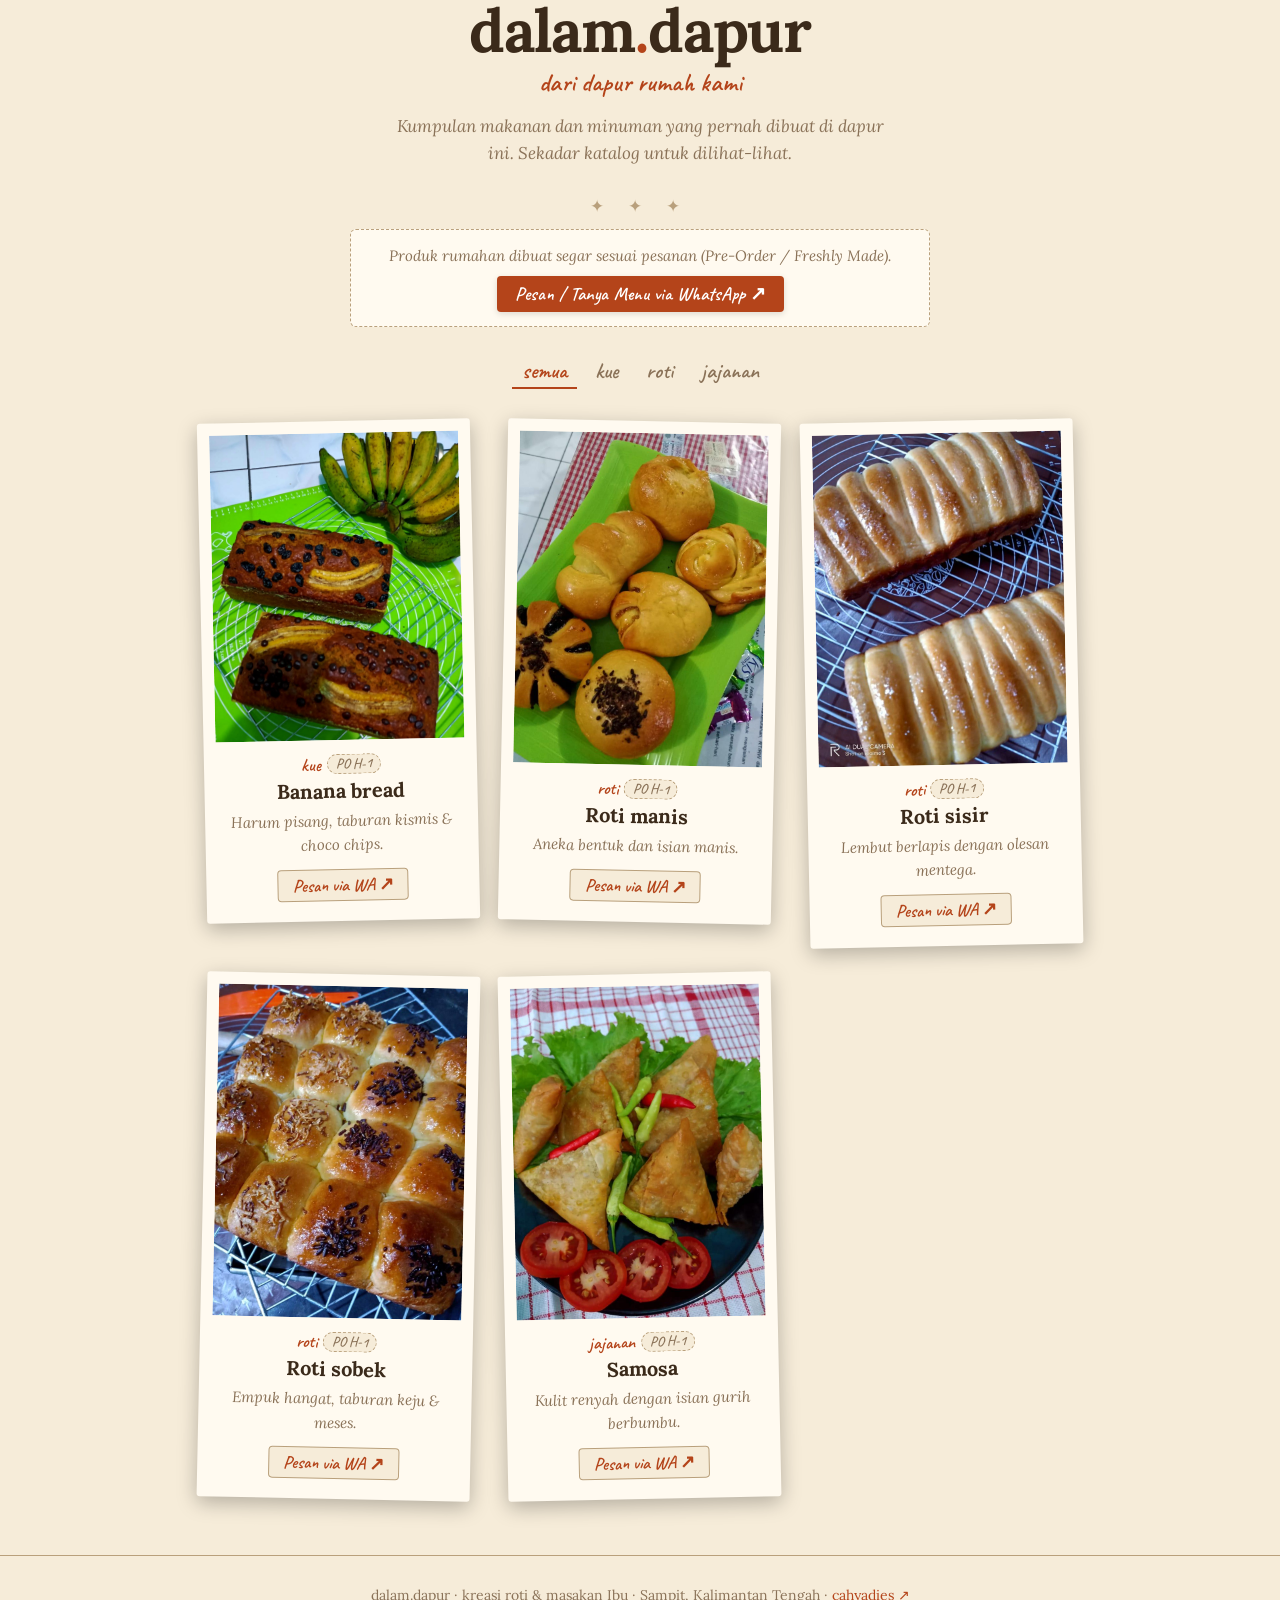
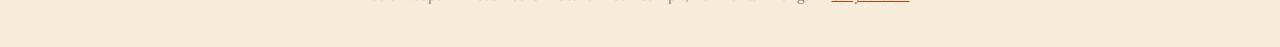
<file: old/dalamdapur/index.html>
<!doctype html>
<html lang="id">
  <head>
    <meta charset="utf-8" />
    <meta
      name="viewport"
      content="width=device-width, initial-scale=1, viewport-fit=cover"
    />
    <title>dalam.dapur — katalog</title>
    <meta
      name="description"
      content="Katalog makanan dan minuman rumahan dari dapur kami."
    />
    <link rel="preconnect" href="https://fonts.googleapis.com" />
    <link
      href="https://fonts.googleapis.com/css2?family=Caveat:wght@600&family=Lora:ital,wght@0,500;0,700;1,500&display=swap"
      rel="stylesheet"
    />
    <style>
      :root {
        --bg: #f6ecd9;
        --fg: #3b2a1a;
        --mute: #8a7258;
        --line: #b9a07c;
        --acc: #b4441a;
        --paper: #fffaf0;
        --serif: "Lora", Georgia, serif;
        --hand: "Caveat", "Comic Sans MS", cursive;
        box-sizing: border-box;
        padding-top: env(safe-area-inset-top, 0);
        padding-bottom: env(safe-area-inset-bottom, 0);
      }
      @media (prefers-color-scheme: dark) {
        :root {
          --bg: #1d1510;
          --fg: #f3e6cf;
          --mute: #b79d7c;
          --line: #5a4631;
          --acc: #ff9a62;
          --paper: #2a1f17;
        }
      }
      * {
        box-sizing: border-box;
      }
      body {
        margin: 0;
        background: var(--bg);
        color: var(--fg);
        font: 17px/1.6 var(--serif);
      }
      .wrap {
        max-width: 920px;
        margin: 0 auto;
        padding: 0 22px;
      }
      header {
        text-align: center;
        padding: 56px 0 24px;
      }
      .logo {
        font: 700 clamp(38px, 9vw, 60px)/1 var(--serif);
        letter-spacing: -0.02em;
      }
      .logo b {
        color: var(--acc);
      }
      .sub {
        font: 600 26px var(--hand);
        color: var(--acc);
        margin: 6px 0 0;
      }
      .lead {
        color: var(--mute);
        font-style: italic;
        max-width: 30em;
        margin: 14px auto 0;
      }
      .orn {
        text-align: center;
        color: var(--line);
        letter-spacing: 0.6em;
        margin: 26px 0 8px;
      }
      nav {
        display: flex;
        gap: 8px;
        flex-wrap: wrap;
        justify-content: center;
        margin: 18px 0 32px;
      }
      nav button {
        font: 600 22px var(--hand);
        background: none;
        border: 0;
        border-bottom: 2px solid transparent;
        color: var(--mute);
        cursor: pointer;
        padding: 2px 10px;
      }
      nav button.on {
        color: var(--acc);
        border-color: var(--acc);
      }
      .grid {
        display: grid;
        grid-template-columns: repeat(auto-fill, minmax(260px, 1fr));
        gap: 28px;
        align-items: start;
      }
      .card {
        background: var(--paper);
        padding: 12px 12px 20px;
        box-shadow: 0 6px 20px #0004;
        border-radius: 3px;
        transform: rotate(-1.2deg);
        transition:
          transform 0.2s ease,
          box-shadow 0.2s ease;
      }
      .card:nth-child(even) {
        transform: rotate(1.2deg);
      }
      .card:hover {
        transform: translateY(-4px) rotate(0deg);
        box-shadow: 0 12px 28px #0006;
      }
      .ph {
        width: 100%;
        overflow: hidden;
        background: #0002;
      }
      .ph img {
        display: block;
        width: 100%;
        height: auto;
      }
      .ph i {
        display: grid;
        place-items: center;
        width: 100%;
        aspect-ratio: 4 / 5;
        font: 700 48px var(--serif);
        color: #fff;
        font-style: normal;
      }
      .info {
        padding: 14px 6px 0;
        text-align: center;
      }
      .card-top {
        display: flex;
        justify-content: center;
        gap: 6px;
        align-items: center;
        margin-bottom: 4px;
      }
      .cat {
        display: inline-block;
        font: 600 18px/1 var(--hand);
        color: var(--acc);
      }
      .badge-po {
        font: 600 14px/1 var(--hand);
        background: var(--bg);
        border: 1px dashed var(--line);
        color: var(--mute);
        padding: 2px 8px;
        border-radius: 99px;
      }
      .info h3 {
        margin: 0;
        font: 700 20px var(--serif);
      }
      .info p {
        margin: 6px 0 12px;
        color: var(--mute);
        font-size: 15px;
        font-style: italic;
      }
      .btn-order {
        display: inline-flex;
        align-items: center;
        gap: 6px;
        font: 600 18px var(--hand);
        color: var(--acc);
        text-decoration: none;
        border: 1px solid var(--line);
        padding: 4px 14px;
        border-radius: 4px;
        background: var(--bg);
        transition: all 0.15s ease;
      }
      .btn-order:hover {
        background: var(--acc);
        color: #fff;
        border-color: var(--acc);
      }
      .notice-bar {
        text-align: center;
        background: var(--paper);
        border: 1px dashed var(--line);
        padding: 14px 18px;
        border-radius: 6px;
        max-width: 580px;
        margin: 0 auto 28px;
        display: flex;
        flex-direction: column;
        align-items: center;
        gap: 8px;
      }
      .notice-bar span {
        font-size: 15px;
        color: var(--mute);
        font-style: italic;
      }
      .notice-bar a {
        display: inline-block;
        font: 600 19px var(--hand);
        color: #fff;
        background: var(--acc);
        padding: 6px 18px;
        border-radius: 4px;
        text-decoration: none;
        box-shadow: 0 2px 6px #0002;
        transition: opacity 0.15s ease;
      }
      .notice-bar a:hover {
        opacity: 0.9;
      }
      .ph[data-img] {
        cursor: zoom-in;
      }
      #lb {
        position: fixed;
        inset: 0;
        background: #000c;
        display: none;
        place-items: center;
        padding: 24px;
        z-index: 99;
        cursor: zoom-out;
      }
      #lb.on {
        display: grid;
      }
      #lb figure {
        margin: 0;
        background: var(--paper);
        padding: 12px 12px 36px;
        box-shadow: 0 12px 36px #0008;
        text-align: center;
      }
      #lb img {
        display: block;
        max-width: min(86vw, 540px);
        max-height: 76vh;
        width: auto;
        height: auto;
      }
      #lb figcaption {
        font: 600 24px var(--hand);
        color: var(--fg);
        margin-top: 8px;
      }
      footer {
        text-align: center;
        margin-top: 56px;
        padding: 28px 0 40px;
        border-top: 1px solid var(--line);
        color: var(--mute);
        font-size: 14px;
      }
      footer a {
        color: var(--acc);
      }
    </style>
  </head>
  <body>
    <header class="wrap">
      <div class="logo">dalam<b>.</b>dapur</div>
      <p class="sub">dari dapur rumah kami</p>
      <p class="lead">
        Kumpulan makanan dan minuman yang pernah dibuat di dapur ini. Sekadar
        katalog untuk dilihat-lihat.
      </p>
    </header>
    <main class="wrap">
      <div class="orn">✦ ✦ ✦</div>
      <div class="notice-bar">
        <span
          >Produk rumahan dibuat segar sesuai pesanan (Pre-Order / Freshly
          Made).</span
        >
        <a id="waTop" href="#" target="_blank" rel="noopener"
          >Pesan / Tanya Menu via WhatsApp ↗</a
        >
      </div>
      <nav id="nav"></nav>
      <div id="menu" class="grid"></div>
    </main>
    <footer>
      <div class="wrap">
        dalam.dapur · kreasi roti & masakan Ibu · Sampit, Kalimantan Tengah ·
        <a href="https://cahyadies.vercel.app">cahyadies ↗</a>
      </div>
    </footer>
    <div id="lb" onclick="this.classList.remove('on')">
      <figure>
        <img id="lbi" alt="" />
        <figcaption id="lbc"></figcaption>
      </figure>
    </div>
    <script>
      const $ = (s) => document.querySelector(s);

      // KONFIGURASI WHATSAPP: 0821-5705-8512
      const WA_NUMBER = "6282157058512";

      const getWaLink = (item = "") => {
        const text = item
          ? `Halo dalam.dapur, saya tertarik untuk pesan menu: *${item}*. Apakah masih bisa dipesan?`
          : `Halo dalam.dapur, saya mau tanya-tanya seputar menu dan pemesanan.`;
        return `https://wa.me/${WA_NUMBER}?text=${encodeURIComponent(text)}`;
      };

      const waTopEl = $("#waTop");
      if (waTopEl) waTopEl.href = getWaLink();

      let f = "semua";
      const M = [
        // GANTI: n=nama, c=kategori, d=deskripsi, po=status PO, img='images/nama.jpg'
        {
          n: "Banana bread",
          c: "kue",
          d: "Harum pisang, taburan kismis & choco chips.",
          po: "PO H-1",
          h: 28,
          img: "images/bananabread.jpg",
        },
        {
          n: "Roti manis",
          c: "roti",
          d: "Aneka bentuk dan isian manis.",
          po: "PO H-1",
          h: 38,
          img: "images/roti manis.jpg",
        },
        {
          n: "Roti sisir",
          c: "roti",
          d: "Lembut berlapis dengan olesan mentega.",
          po: "PO H-1",
          h: 42,
          img: "images/rotisisir.jpg",
        },
        {
          n: "Roti sobek",
          c: "roti",
          d: "Empuk hangat, taburan keju & meses.",
          po: "PO H-1",
          h: 32,
          img: "images/rotisobek.jpg",
        },
        {
          n: "Samosa",
          c: "jajanan",
          d: "Kulit renyah dengan isian gurih berbumbu.",
          po: "PO H-1",
          h: 48,
          img: "images/samosa.jpg",
        },
      ];
      const cats = [...new Set(M.map((x) => x.c))];
      function draw() {
        $("#nav").innerHTML = ["semua", ...cats]
          .map(
            (k) =>
              `<button class="${f === k ? "on" : ""}" data-k="${k}">${k}</button>`,
          )
          .join("");
        $("#menu").innerHTML = M.filter((x) => f === "semua" || x.c === f)
          .map(
            (x) =>
              `<div class="card"><div class="ph" ${x.img ? `data-img="${x.img}" data-cap="${x.n}"` : ""}>${x.img ? `<img src="${x.img}" alt="${x.n}" loading="lazy">` : `<i style="background-image:linear-gradient(135deg,hsl(${x.h} 55% 50%),hsl(${(x.h + 40) % 360} 50% 32%))">${x.n[0]}</i>`}</div><div class="info"><div class="card-top"><span class="cat">${x.c}</span><span class="badge-po">${x.po || "PO"}</span></div><h3>${x.n}</h3><p>${x.d}</p><a class="btn-order" href="${getWaLink(x.n)}" target="_blank" rel="noopener">Pesan via WA ↗</a></div></div>`,
          )
          .join("");
        document.querySelectorAll("[data-k]").forEach(
          (b) =>
            (b.onclick = () => {
              f = b.dataset.k;
              draw();
            }),
        );
        document.querySelectorAll(".ph[data-img]").forEach(
          (p) =>
            (p.onclick = () => {
              $("#lbi").src = p.dataset.img;
              $("#lbi").alt = p.dataset.cap;
              $("#lbc").textContent = p.dataset.cap;
              $("#lb").classList.add("on");
            }),
        );
      }
      draw();
    </script>
  </body>
</html>
</file>
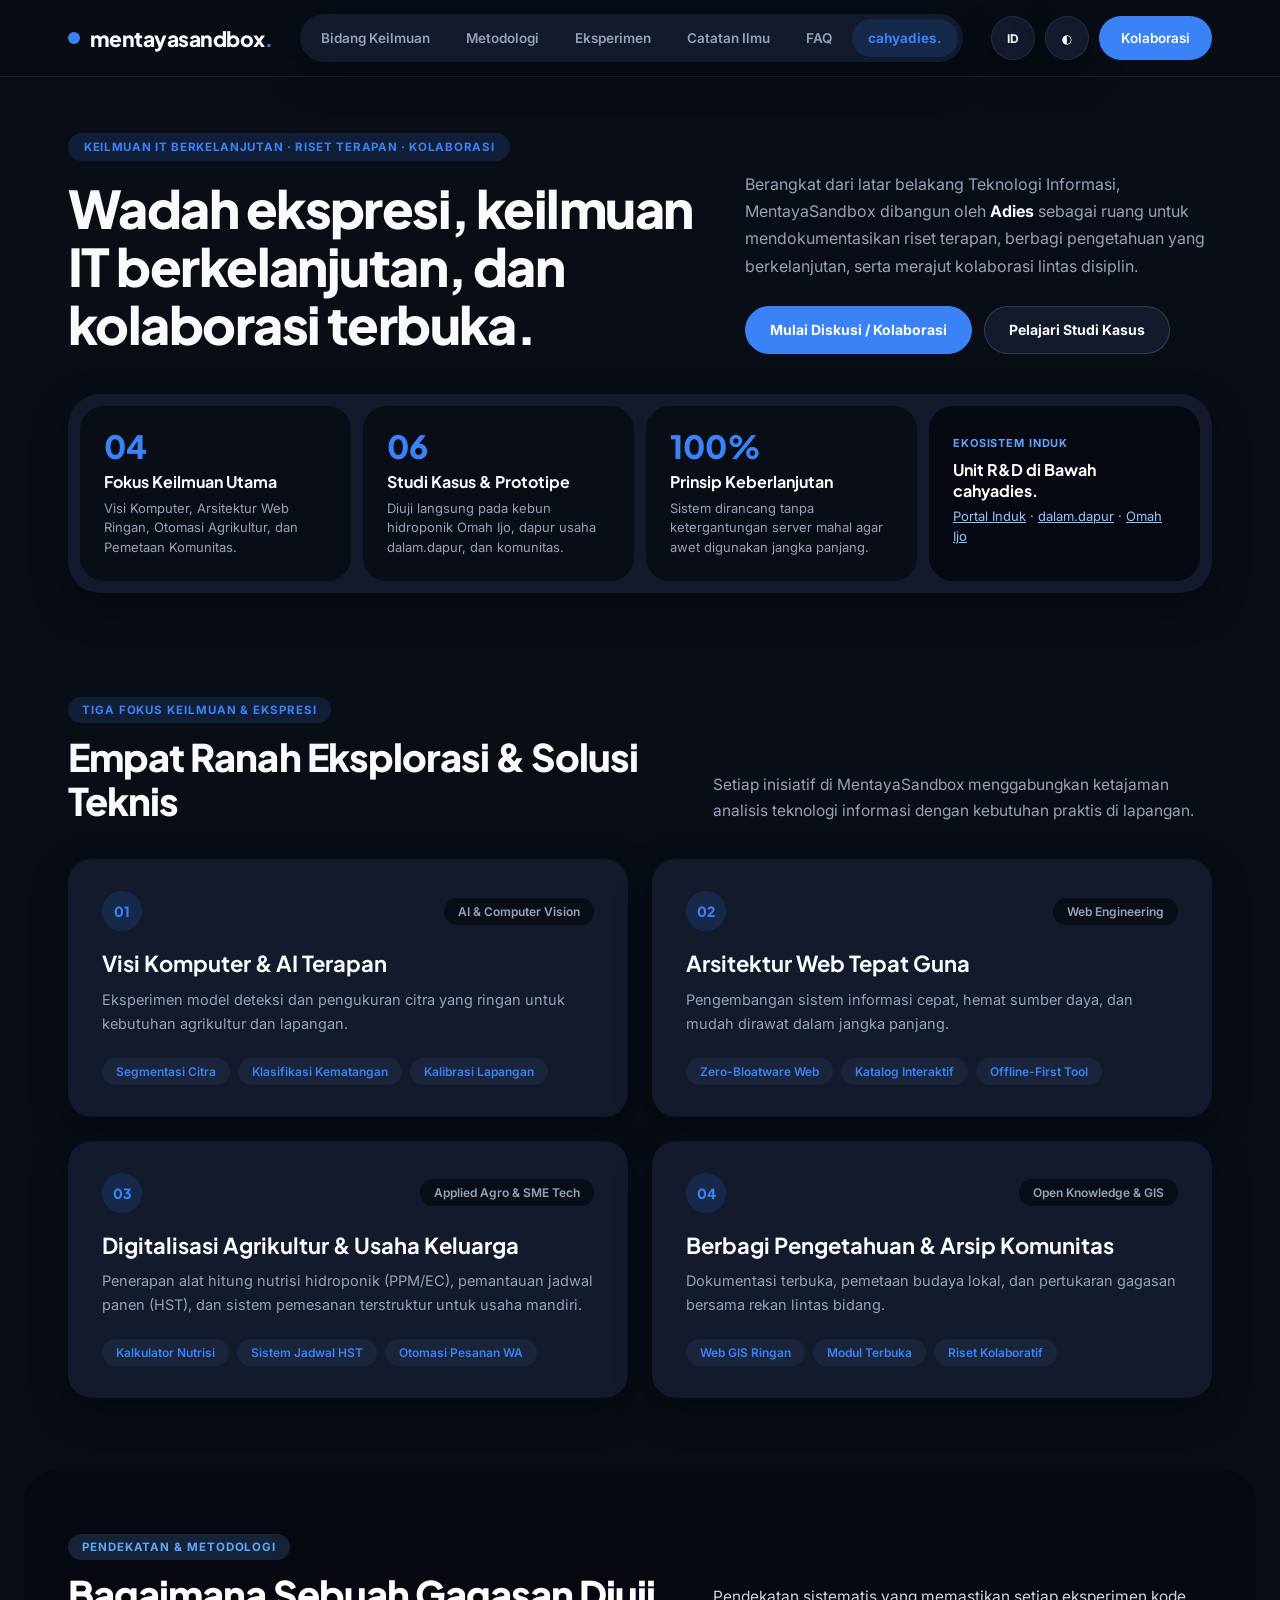
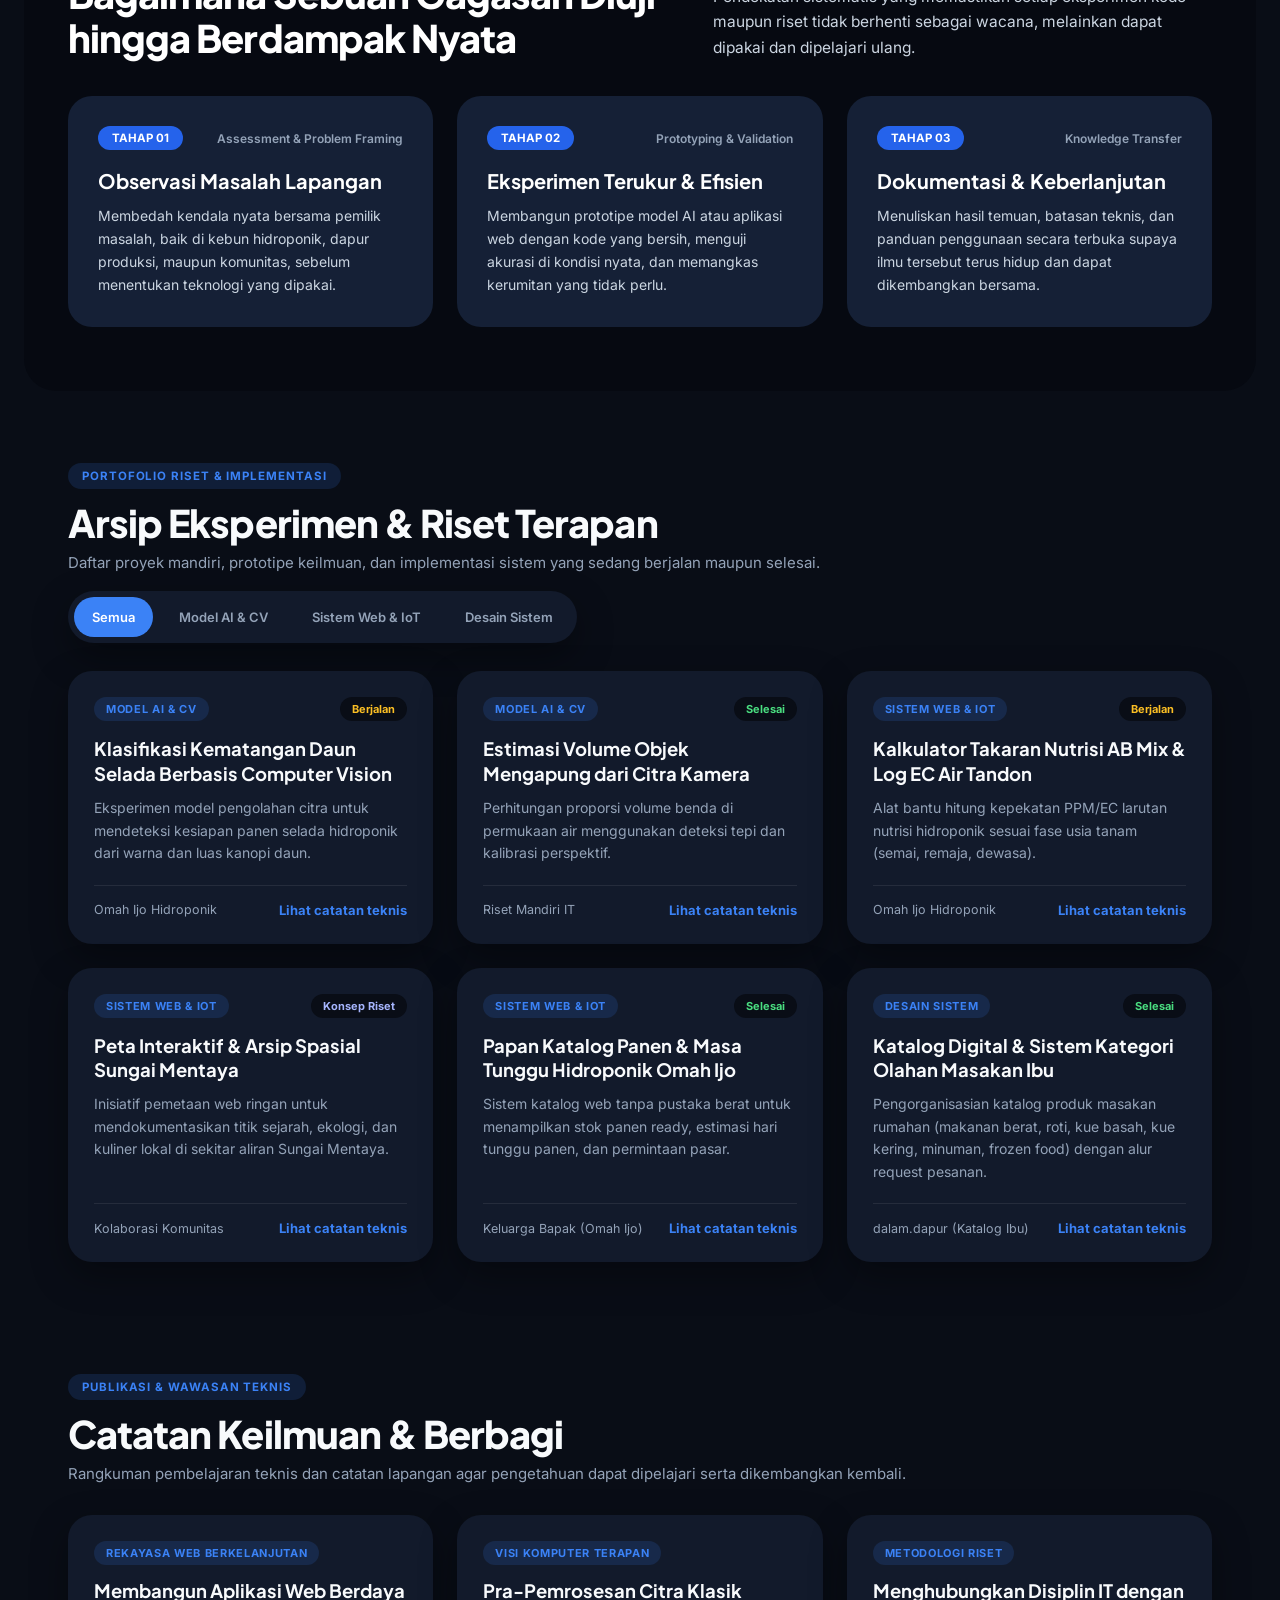
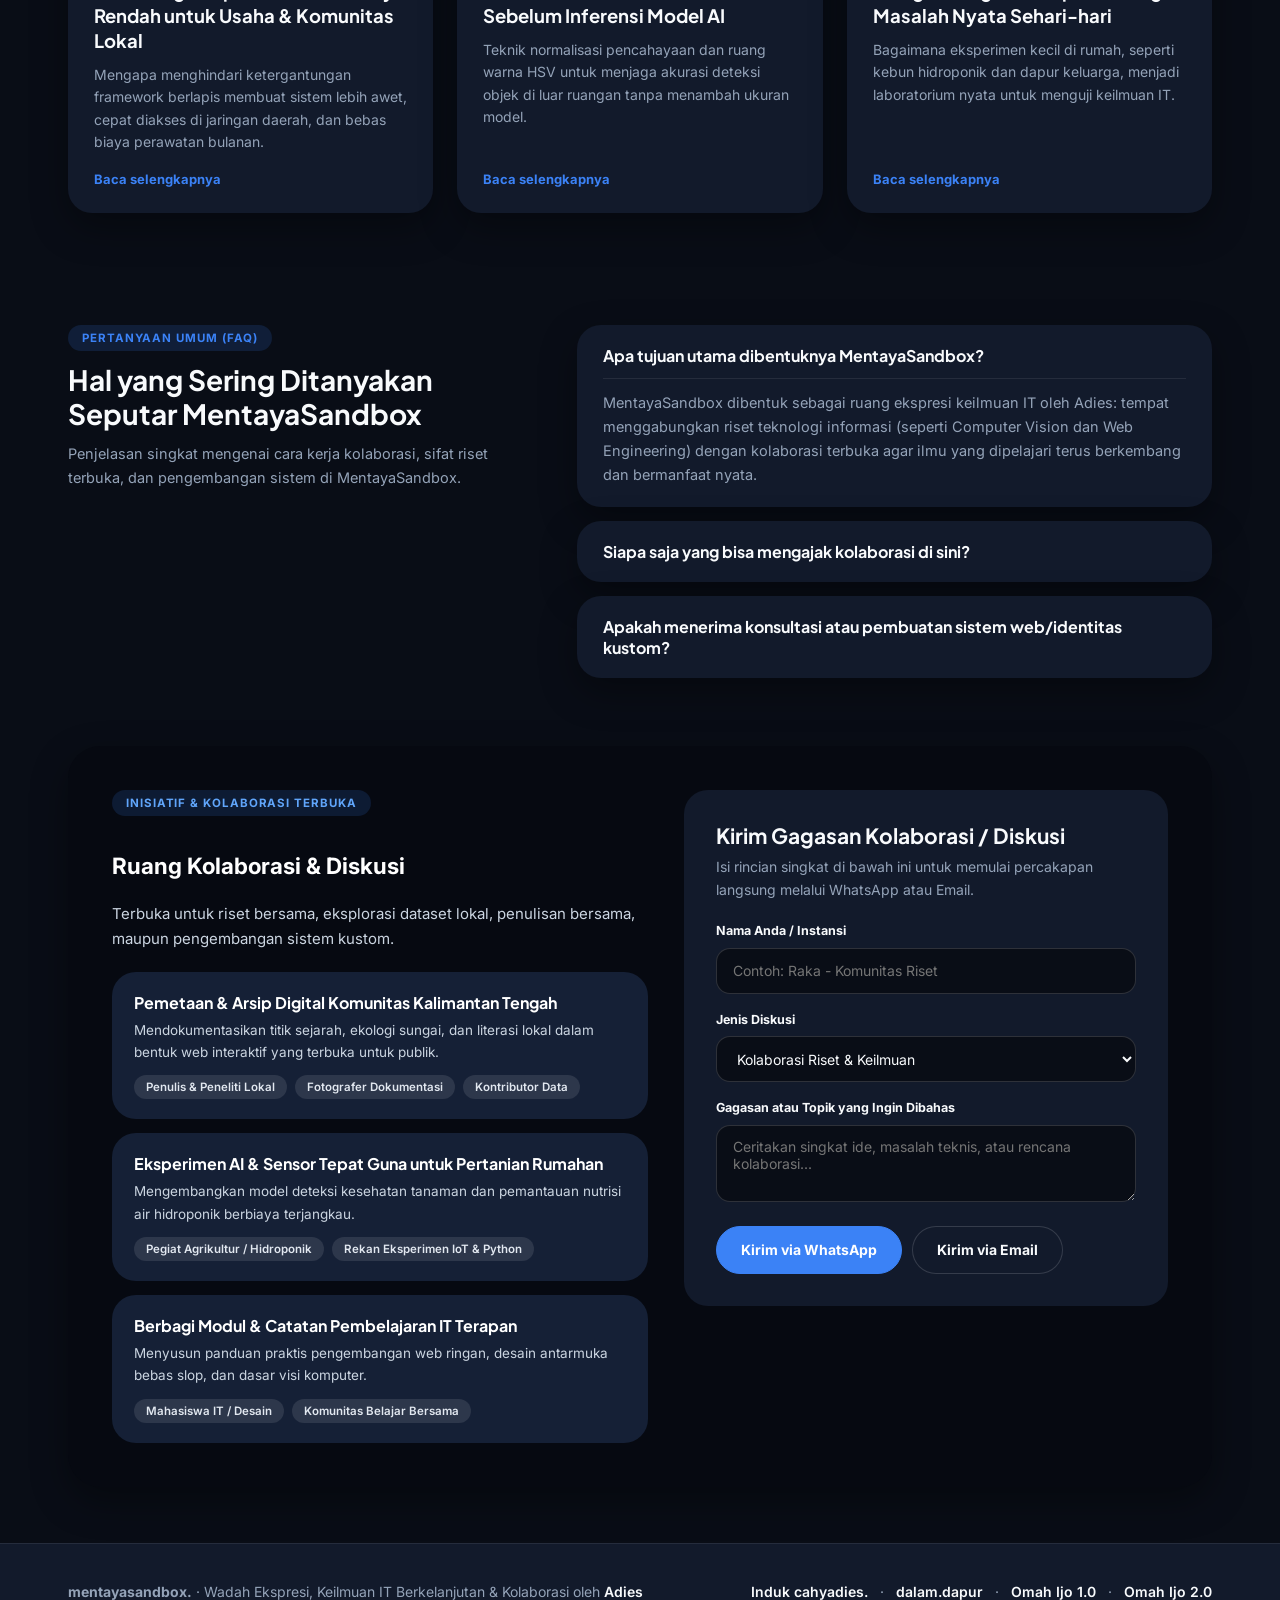
<file: old/mentayasandbox-conscellence/index.html>
<!doctype html>
<html lang="id" data-theme="light">
  <head>
    <meta charset="utf-8" />
    <meta
      name="viewport"
      content="width=device-width, initial-scale=1, viewport-fit=cover"
    />
    <title>MentayaSandbox: Konsultasi Keilmuan IT, Riset Terapan &amp; Kolaborasi</title>
    <meta
      name="description"
      content="Wadah ekspresi, konsultasi keilmuan teknologi informasi berkelanjutan, riset model AI terapan, dan kolaborasi terbuka oleh Adies."
    />
    <link rel="preconnect" href="https://fonts.googleapis.com" />
    <link rel="preconnect" href="https://fonts.gstatic.com" crossorigin />
    <link
      href="https://fonts.googleapis.com/css2?family=Inter:wght@400;500;600;700&family=JetBrains+Mono:wght@500;600&family=Plus+Jakarta+Sans:wght@500;600;700;800&display=swap"
      rel="stylesheet"
    />
    <link rel="stylesheet" href="style.css" />
  </head>
  <body>
    <header class="conscellence-header">
      <div class="wrap header-inner">
        <a class="brand-logo" href="#hero">
          <span class="brand-dot" aria-hidden="true"></span>
          <span>mentayasandbox<b>.</b></span>
        </a>

        <nav class="center-nav" aria-label="Navigasi Utama">
          <a href="#layanan" data-i18n="navServices">Bidang Keilmuan</a>
          <a href="#metodologi" data-i18n="navApproach">Metodologi</a>
          <a href="#riset" data-i18n="navGallery">Studi Kasus</a>
          <a href="#keilmuan" data-i18n="navNotes">Publikasi</a>
          <a href="#faq" data-i18n="navFaq">FAQ</a>
          <a href="../index.html" class="parent-pill">cahyadies.</a>
        </nav>

        <div class="header-cta-group">
          <button type="button" class="ctrl-btn" id="langToggle" onclick="toggleLang()" aria-label="Ganti bahasa">ID</button>
          <button type="button" class="ctrl-btn" id="themeToggle" onclick="toggleTheme()" aria-label="Ganti tema tampilan">◐</button>
          <a href="#collab" class="btn-header-call" data-i18n="navCollab">Jadwalkan Diskusi</a>
        </div>
      </div>
    </header>

    <main>
      <section class="conscellence-hero" id="hero">
        <div class="wrap">
          <div class="hero-top-split">
            <div class="hero-headline-col">
              <div class="eyebrow-pill" data-i18n="heroKicker">KEILMUAN IT BERKELANJUTAN · RISET TERAPAN · KOLABORASI</div>
              <h1 data-i18n="heroTitle">Membangun Solusi Teknologi Tepat Guna &amp; Berbagi Keilmuan yang Berkelanjutan.</h1>
            </div>

            <div class="hero-sub-col">
              <p class="hero-lead" data-i18n="heroDesc">
                Berangkat dari latar belakang Teknologi Informasi, <strong>MentayaSandbox</strong> adalah wadah ekspresi, riset terapan, dan kolaborasi terbuka oleh <strong>Adies</strong> untuk merancang sistem web berdaya rendah, eksperimen model AI/Computer Vision, serta dokumentasi pengetahuan yang dapat dipelajari kembali.
              </p>
              <div class="hero-actions">
                <a href="#collab" class="btn btn-primary" data-i18n="btnJoin">Mulai Diskusi / Kolaborasi</a>
                <a href="#riset" class="btn btn-outline" data-i18n="btnExplore">Pelajari Studi Kasus</a>
              </div>
            </div>
          </div>

          <div class="hero-metrics-banner" aria-label="Cakupan Ekosistem & Fokus Keilmuan">
            <div class="metric-col">
              <span class="metric-num">04</span>
              <strong data-i18n="m1Title">Fokus Keilmuan Utama</strong>
              <p data-i18n="m1Desc">Visi Komputer, Arsitektur Web Ringan, Otomasi Agrikultur, dan Pemetaan Komunitas.</p>
            </div>
            <div class="metric-col">
              <span class="metric-num">06</span>
              <strong data-i18n="m2Title">Studi Kasus &amp; Prototipe</strong>
              <p data-i18n="m2Desc">Diuji langsung pada kebun hidroponik Omah Ijo, dapur usaha dalam.dapur, dan komunitas.</p>
            </div>
            <div class="metric-col">
              <span class="metric-num">100%</span>
              <strong data-i18n="m3Title">Prinsip Keberlanjutan</strong>
              <p data-i18n="m3Desc">Sistem dirancang tanpa ketergantungan server mahal agar awet digunakan jangka panjang.</p>
            </div>
            <div class="metric-col accent-col">
              <span class="metric-kicker" data-i18n="statParent">Ekosistem Terhubung</span>
              <strong data-i18n="m4Title">Unit R&amp;D di Bawah cahyadies.</strong>
              <p><a href="../index.html">Portal Induk</a> · <a href="../dalamdapur/index.html">dalam.dapur</a> · <a href="../omahijo/index.html">Omah Ijo</a></p>
            </div>
          </div>
        </div>
      </section>

      <section class="conscellence-section" id="layanan">
        <div class="wrap">
          <div class="sec-split-intro">
            <div>
              <span class="sec-kicker" data-i18n="pillarsHeading">BIDANG KEILMUAN &amp; LAYANAN</span>
              <h2 data-i18n="pillarsMainTitle">Empat Ranah Eksplorasi &amp; Solusi Teknis</h2>
            </div>
            <p class="sec-intro-text" data-i18n="pillarsSub">
              Setiap inisiatif di MentayaSandbox menggabungkan ketajaman analisis teknologi informasi dengan kebutuhan praktis di lapangan.
            </p>
          </div>

          <div class="services-2x2-grid">
            <article class="service-box">
              <div class="srv-top">
                <span class="srv-index">01</span>
                <span class="srv-tag">AI &amp; Computer Vision</span>
              </div>
              <h3 data-i18n="p1Title">Eksperimen Visi Komputer &amp; Model AI Terapan</h3>
              <p data-i18n="p1Desc">Pengembangan model deteksi objek, klasifikasi kematangan tanaman, dan pengukuran citra kamera yang dioptimalkan untuk perangkat lokal.</p>
              <div class="srv-deliverables">
                <span>Segmentasi Citra</span>
                <span>Klasifikasi Kematangan</span>
                <span>Kalibrasi Lapangan</span>
              </div>
            </article>

            <article class="service-box">
              <div class="srv-top">
                <span class="srv-index">02</span>
                <span class="srv-tag">Web Engineering</span>
              </div>
              <h3 data-i18n="p2Title">Arsitektur Aplikasi Web Cepat &amp; Berkelanjutan</h3>
              <p data-i18n="p2Desc">Perancangan katalog digital, portal institusi, dan dashboard operasional yang ringan, cepat diakses di jaringan daerah, dan bebas biaya perawatan rumit.</p>
              <div class="srv-deliverables">
                <span>Zero-Bloatware Web</span>
                <span>Katalog Interaktif</span>
                <span>Offline-First Tool</span>
              </div>
            </article>

            <article class="service-box">
              <div class="srv-top">
                <span class="srv-index">03</span>
                <span class="srv-tag">Applied Agro &amp; SME Tech</span>
              </div>
              <h3 data-i18n="p4Title">Digitalisasi Agrikultur &amp; Usaha Keluarga</h3>
              <p data-i18n="p4Desc">Penerapan alat hitung nutrisi hidroponik (PPM/EC), pemantauan jadwal panen (HST), dan sistem pemesanan terstruktur untuk usaha mandiri.</p>
              <div class="srv-deliverables">
                <span>Kalkulator Nutrisi</span>
                <span>Sistem Jadwal HST</span>
                <span>Otomasi Pesanan WA</span>
              </div>
            </article>

            <article class="service-box">
              <div class="srv-top">
                <span class="srv-index">04</span>
                <span class="srv-tag">Open Knowledge &amp; GIS</span>
              </div>
              <h3 data-i18n="p3Title">Berbagi Pengetahuan &amp; Arsip Spasial Komunitas</h3>
              <p data-i18n="p3Desc">Penyusunan modul pembelajaran IT terbuka, catatan eksperimen, serta pemetaan web interaktif untuk mendokumentasikan sejarah dan potensi lokal.</p>
              <div class="srv-deliverables">
                <span>Web GIS Ringan</span>
                <span>Modul Terbuka</span>
                <span>Riset Kolaboratif</span>
              </div>
            </article>
          </div>
        </div>
      </section>

      <section class="conscellence-section slate-bg" id="metodologi">
        <div class="wrap">
          <div class="sec-split-intro">
            <div>
              <span class="sec-kicker" style="color:#60a5fa;">PENDEKATAN &amp; METODOLOGI</span>
              <h2 style="color:#ffffff;" data-i18n="approachTitle">Bagaimana Sebuah Gagasan Diuji hingga Berdampak Nyata</h2>
            </div>
            <p class="sec-intro-text" style="color:#cbd5e1;" data-i18n="approachSub">
              Pendekatan sistematis yang memastikan setiap eksperimen kode maupun riset tidak berhenti sebagai wacana, melainkan dapat dipakai dan dipelajari ulang.
            </p>
          </div>

          <div class="approach-3col">
            <div class="approach-step">
              <div class="step-header">
                <span class="step-badge">TAHAP 01</span>
                <span class="step-phase">Assessment &amp; Problem Framing</span>
              </div>
              <h3 data-i18n="step1Title">Observasi Masalah Lapangan</h3>
              <p data-i18n="step1Desc">Membedah kendala nyata bersama pemilik masalah, baik di kebun hidroponik, dapur produksi, maupun komunitas, sebelum menentukan teknologi yang dipakai.</p>
            </div>

            <div class="approach-step">
              <div class="step-header">
                <span class="step-badge">TAHAP 02</span>
                <span class="step-phase">Prototyping &amp; Validation</span>
              </div>
              <h3 data-i18n="step2Title">Eksperimen Terukur &amp; Efisien</h3>
              <p data-i18n="step2Desc">Membangun prototipe model AI atau aplikasi web dengan kode yang bersih, menguji akurasi di kondisi nyata, dan memangkas kerumitan yang tidak perlu.</p>
            </div>

            <div class="approach-step">
              <div class="step-header">
                <span class="step-badge">TAHAP 03</span>
                <span class="step-phase">Knowledge Transfer</span>
              </div>
              <h3 data-i18n="step3Title">Dokumentasi &amp; Keberlanjutan</h3>
              <p data-i18n="step3Desc">Menuliskan hasil temuan, batasan teknis, dan panduan penggunaan secara terbuka supaya ilmu tersebut terus hidup dan dapat dikembangkan bersama.</p>
            </div>
          </div>
        </div>
      </section>

      <section class="conscellence-section" id="riset">
        <div class="wrap">
          <div class="sec-split-head">
            <div>
              <span class="sec-kicker">PORTOFOLIO RISET &amp; IMPLEMENTASI</span>
              <h2 data-i18n="sec1Title">Studi Kasus &amp; Eksperimen Terapan</h2>
              <p class="sec-sub" data-i18n="sec1Sub">Klik pada setiap studi kasus untuk membaca metodologi dan catatan teknis lengkapnya.</p>
            </div>
            <div class="filter-bar" id="filterBar" role="group" aria-label="Filter topik eksperimen"></div>
          </div>

          <div class="cases-grid" id="projectLedger"></div>
        </div>
      </section>

      <section class="conscellence-section alt-surface" id="keilmuan">
        <div class="wrap">
          <div class="sec-split-head">
            <div>
              <span class="sec-kicker">PUBLIKASI &amp; WAWASAN TEKNIS</span>
              <h2 data-i18n="secNotesTitle">Catatan Keilmuan &amp; Artikel Lapangan</h2>
              <p class="sec-sub" data-i18n="secNotesSub">Rangkuman pembelajaran dari proses membangun sistem web dan model visi komputer.</p>
            </div>
          </div>

          <div class="insights-grid" id="notesGrid"></div>
        </div>
      </section>

      <section class="conscellence-section" id="faq">
        <div class="wrap faq-split-layout">
          <div>
            <span class="sec-kicker">PERTANYAAN UMUM (FAQ)</span>
            <h2 style="font:700 28px/1.2 var(--display); margin:0 0 12px;">Hal yang Sering Ditanyakan Seputar MentayaSandbox</h2>
            <p style="color:var(--mute); font-size:14.5px; line-height:1.6; margin:0;">
              Penjelasan singkat mengenai cara kerja kolaborasi, sifat riset terbuka, dan pengembangan sistem di MentayaSandbox.
            </p>
          </div>

          <div class="faq-accordion-list">
            <details class="faq-card" open>
              <summary>Apa tujuan utama dibentuknya MentayaSandbox?</summary>
              <p>MentayaSandbox dibentuk sebagai ruang ekspresi keilmuan IT oleh Adies: tempat menggabungkan riset teknologi informasi (seperti Computer Vision dan Web Engineering) dengan kolaborasi terbuka agar ilmu yang dipelajari terus berkembang dan bermanfaat nyata.</p>
            </details>

            <details class="faq-card">
              <summary>Siapa saja yang bisa mengajak kolaborasi di sini?</summary>
              <p>Terbuka untuk rekan developer, mahasiswa yang sedang meneliti topik terapan, pegiat komunitas lokal, fotografer/penulis arsip daerah, hingga pelaku usaha yang memiliki studi kasus menarik untuk dipecahkan bersama.</p>
            </details>

            <details class="faq-card">
              <summary>Apakah menerima konsultasi atau pembuatan sistem web/identitas kustom?</summary>
              <p>Ya. Selain eksperimen terbuka, MentayaSandbox juga melayani perancangan aplikasi web ringan, kalkulator/alat bantu operasional, serta sistem identitas visual dengan pendekatan yang terukur dan transparan.</p>
            </details>
          </div>
        </div>
      </section>

      <section class="conscellence-section" id="collab" style="border-bottom: none; padding-top: 12px;">
        <div class="wrap">
          <div class="consulting-cta-box">
            <div class="collab-topics-col">
              <span class="sec-kicker" style="color:#60a5fa;">INISIATIF &amp; KOLABORASI TERBUKA</span>
              <h2 data-i18n="sec2Title" style="color:#ffffff;">Mari Jadwalkan Diskusi atau Kolaborasi Riset</h2>
              <p class="sec-sub" data-i18n="sec2Desc" style="color:#cbd5e1; margin-bottom:20px;">
                Berikut beberapa topik eksplorasi yang saat ini sedang dibuka untuk kolaborasi lintas disiplin:
              </p>
              <div class="collab-list" id="collabList"></div>
            </div>

            <div class="collab-form-card">
              <h3 class="sub-heading" data-i18n="formHeading">Formulir Diskusi &amp; Pengajuan Kolaborasi</h3>
              <p class="form-intro" data-i18n="formIntro">Isi rincian singkat di bawah ini untuk memulai percakapan melalui WhatsApp atau Email.</p>

              <form id="collabForm" onsubmit="submitCollabForm(event)">
                <div class="field-group">
                  <label for="cName" data-i18n="lblName">Nama Anda / Instansi / Komunitas</label>
                  <input id="cName" name="cName" type="text" required placeholder="Contoh: Raka - Komunitas Riset" />
                </div>

                <div class="field-group">
                  <label for="cMode" data-i18n="lblMode">Topik Pembahasan</label>
                  <select id="cMode" name="cMode">
                    <option value="Kolaborasi Riset & Keilmuan IT" data-i18n="optCollab">Kolaborasi Riset &amp; Keilmuan IT</option>
                    <option value="Berbagi Data / Proyek Komunitas" data-i18n="optData">Berbagi Data / Proyek Komunitas</option>
                    <option value="Konsultasi & Pengembangan Sistem" data-i18n="optComm">Konsultasi &amp; Pengembangan Sistem</option>
                  </select>
                </div>

                <div class="field-group">
                  <label for="cMsg" data-i18n="lblMsg">Gagasan atau Kebutuhan yang Ingin Dibahas</label>
                  <textarea id="cMsg" name="cMsg" rows="3" required placeholder="Ceritakan singkat ide, masalah teknis, atau rencana kolaborasi..."></textarea>
                </div>

                <div class="form-actions">
                  <button type="submit" class="btn btn-primary" data-i18n="btnSendWa">Jadwalkan via WhatsApp</button>
                  <button type="button" class="btn btn-outline" onclick="sendCollabEmail()" data-i18n="btnSendEmail">Kirim via Email</button>
                </div>
                <p id="formFeedback" class="form-feedback" role="status" aria-live="polite" hidden></p>
              </form>
            </div>
          </div>
        </div>
      </section>
    </main>

    <footer class="conscellence-footer">
      <div class="wrap footer-inner">
        <div>
          <strong>mentayasandbox.</strong> · Wadah Ekspresi, Keilmuan IT Berkelanjutan &amp; Kolaborasi oleh <a href="../index.html">Adies</a>
        </div>
        <div class="foot-links">
          <a href="../index.html">Induk cahyadies.</a>
          <span>·</span>
          <a href="../dalamdapur/index.html">dalam.dapur</a>
          <span>·</span>
          <a href="../omahijo/index.html">Omah Ijo 1.0</a>
          <span>·</span>
          <a href="../omahijo-v2/index.html">Omah Ijo 2.0</a>
        </div>
      </div>
    </footer>

    <div
      class="modal"
      id="modal"
      role="dialog"
      aria-modal="true"
      aria-labelledby="mTitle"
      onclick="if(event.target === this) closeModal()"
    >
      <div class="modal-box">
        <button type="button" class="modal-close" onclick="closeModal()" aria-label="Tutup jendela rincian">✕</button>
        <div id="mType" class="modal-kicker"></div>
        <h3 id="mTitle" class="modal-title"></h3>
        <p id="mDesc" class="modal-desc"></p>
        <div id="mCollab" class="modal-partner"></div>
        <div id="mNotes" class="modal-notes"></div>
      </div>
    </div>

    <script src="app.js" defer></script>
  </body>
</html>
</file>
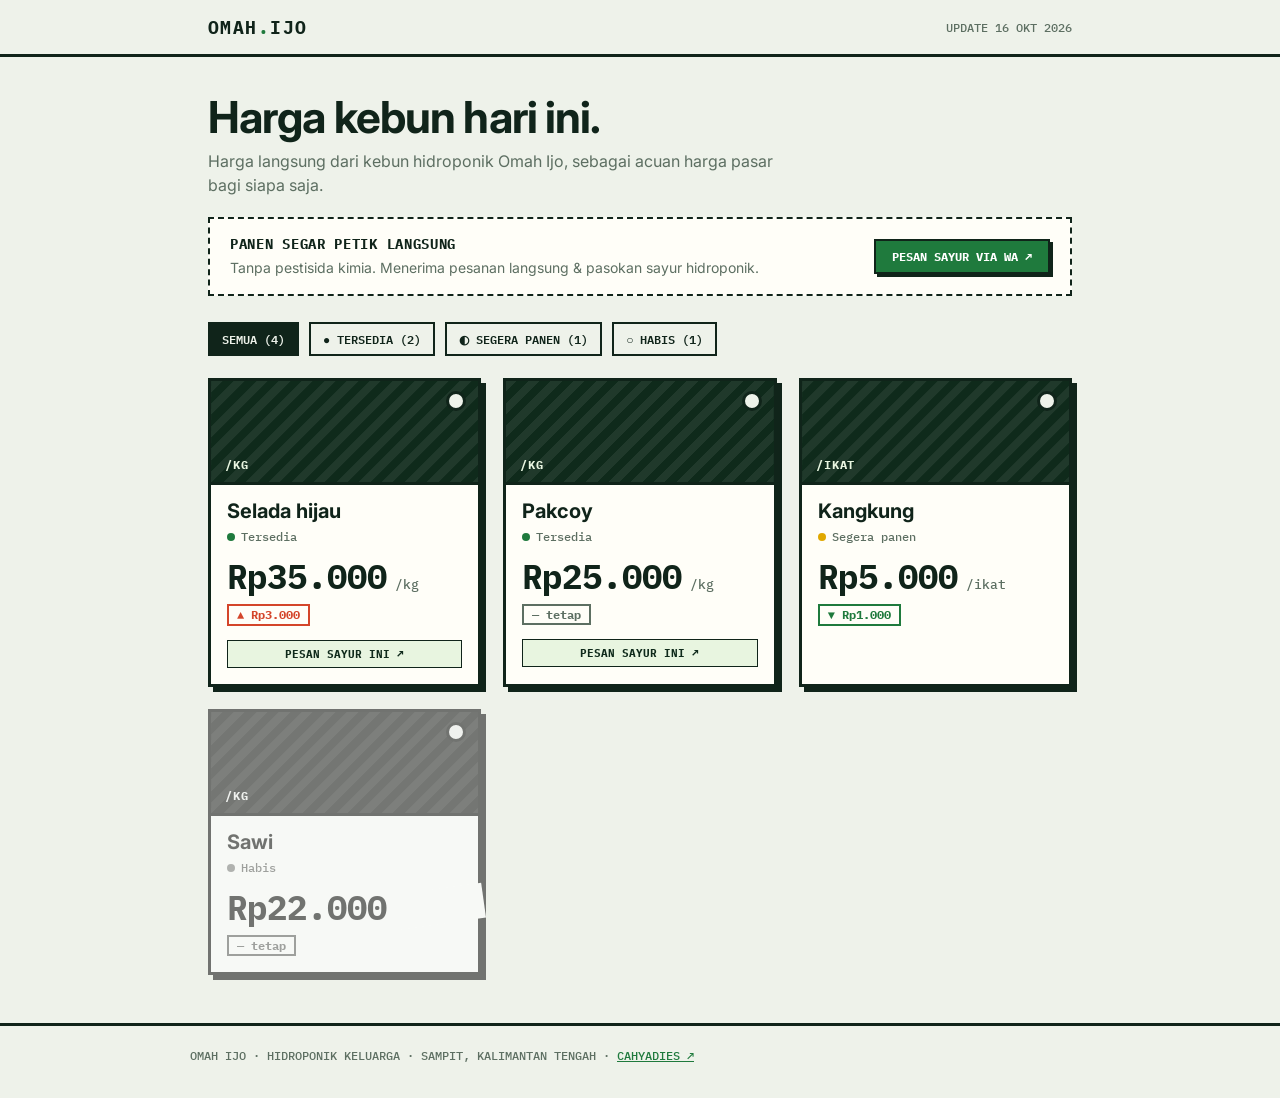
<file: old/omahijo/index.html>
<!doctype html>
<html lang="id">
  <head>
    <meta charset="utf-8" />
    <meta
      name="viewport"
      content="width=device-width, initial-scale=1, viewport-fit=cover"
    />
    <title>Omah Ijo — harga kebun hidroponik</title>
    <meta
      name="description"
      content="Daftar harga hasil kebun hidroponik Omah Ijo."
    />
    <link rel="preconnect" href="https://fonts.googleapis.com" />
    <link
      href="https://fonts.googleapis.com/css2?family=IBM+Plex+Mono:wght@500;700&family=Inter:wght@500;700&display=swap"
      rel="stylesheet"
    />
    <style>
      :root {
        --bg: #eef2ea;
        --fg: #10241a;
        --mute: #5d6f62;
        --card: #fffef8;
        --dk: #0f2a1b;
        --dkf: #e8f5e0;
        --up: #d4452a;
        --down: #1f7a3d;
        --acc: #1f7a3d;
        --mono: "IBM Plex Mono", ui-monospace, monospace;
        --sans: "Inter", system-ui, sans-serif;
        box-sizing: border-box;
        padding-top: env(safe-area-inset-top, 0);
        padding-bottom: env(safe-area-inset-bottom, 0);
      }
      @media (prefers-color-scheme: dark) {
        :root {
          --bg: #0b1710;
          --fg: #e8f5e0;
          --mute: #8fb59a;
          --card: #12281b;
          --dk: #1b4a2f;
          --up: #ff7a59;
          --down: #5be38a;
          --acc: #5be38a;
        }
      }
      * {
        box-sizing: border-box;
      }
      body {
        margin: 0;
        background: var(--bg);
        color: var(--fg);
        font: 16px/1.5 var(--sans);
      }
      .wrap {
        max-width: 900px;
        margin: 0 auto;
        padding: 0 18px;
      }
      header {
        border-bottom: 3px solid var(--fg);
      }
      header .wrap {
        display: flex;
        justify-content: space-between;
        align-items: center;
        height: 54px;
      }
      .logo {
        font: 700 18px var(--mono);
        text-transform: uppercase;
        letter-spacing: 0.08em;
      }
      .logo b {
        color: var(--acc);
      }
      .upd {
        font: 500 12px var(--mono);
        color: var(--mute);
        text-transform: uppercase;
      }
      h1 {
        font: 700 clamp(28px, 6vw, 44px)/1.1 var(--sans);
        margin: 36px 0 8px;
        letter-spacing: -0.02em;
      }
      .lead {
        color: var(--mute);
        margin: 0 0 20px;
        max-width: 36em;
      }
      .stats {
        display: flex;
        gap: 10px;
        margin-bottom: 22px;
        flex-wrap: wrap;
      }
      .stats button {
        font: 600 12px var(--mono);
        border: 2px solid var(--fg);
        background: var(--bg);
        color: var(--fg);
        padding: 5px 12px;
        text-transform: uppercase;
        cursor: pointer;
        transition: all 0.15s ease;
      }
      .stats button.on {
        background: var(--fg);
        color: var(--bg);
      }
      .garden-banner {
        border: 2px dashed var(--fg);
        background: var(--card);
        padding: 16px 20px;
        margin-bottom: 26px;
        display: flex;
        justify-content: space-between;
        align-items: center;
        flex-wrap: wrap;
        gap: 14px;
      }
      .garden-banner strong {
        display: block;
        font: 700 14px var(--mono);
        text-transform: uppercase;
        letter-spacing: 0.05em;
      }
      .garden-banner p {
        margin: 4px 0 0;
        font-size: 14px;
        color: var(--mute);
      }
      .btn-wa-garden {
        font: 700 12px var(--mono);
        text-transform: uppercase;
        background: var(--acc);
        color: #fff;
        padding: 8px 16px;
        text-decoration: none;
        border: 2px solid var(--fg);
        box-shadow: 3px 3px 0 var(--fg);
        white-space: nowrap;
      }
      .btn-wa-garden:hover {
        transform: translate(-1px, -1px);
        box-shadow: 4px 4px 0 var(--fg);
      }
      .btn-card-order {
        margin-top: 8px;
        padding: 6px 10px;
        font: 700 11px var(--mono);
        text-transform: uppercase;
        text-align: center;
        background: var(--dkf);
        color: var(--dk);
        border: 1px solid var(--fg);
        text-decoration: none;
        display: block;
      }
      .btn-card-order:hover {
        background: var(--acc);
        color: #fff;
      }
      .grid {
        display: grid;
        grid-template-columns: repeat(auto-fill, minmax(230px, 1fr));
        gap: 22px;
      }
      .tag {
        position: relative;
        background: var(--card);
        border: 3px solid var(--fg);
        box-shadow: 5px 5px 0 var(--fg);
        display: flex;
        flex-direction: column;
      }
      .tag:before {
        content: "";
        position: absolute;
        top: 10px;
        right: 12px;
        width: 14px;
        height: 14px;
        border-radius: 50%;
        background: var(--bg);
        border: 3px solid var(--fg);
        z-index: 2;
      }
      .pic {
        height: 104px;
        border-bottom: 3px solid var(--fg);
        background-color: var(--dk);
        background-image: repeating-linear-gradient(
          135deg,
          #ffffff12 0 8px,
          transparent 8px 16px
        );
        background-size: cover;
        background-position: center;
        display: grid;
        place-items: end start;
        padding: 10px 14px;
        color: var(--dkf);
        font: 700 12px var(--mono);
        text-transform: uppercase;
        letter-spacing: 0.08em;
      }
      .bd {
        padding: 14px 16px 16px;
        display: flex;
        flex-direction: column;
        gap: 6px;
        flex: 1;
      }
      .bd h3 {
        margin: 0;
        font: 700 20px var(--sans);
      }
      .st {
        font: 500 12px var(--mono);
        color: var(--mute);
      }
      .st i {
        display: inline-block;
        width: 8px;
        height: 8px;
        border-radius: 50%;
        margin-right: 6px;
        background: var(--down);
      }
      .st.segera i {
        background: #e0a800;
      }
      .st.habis i {
        background: #888;
      }
      .pr {
        font: 700 clamp(28px, 6vw, 34px) var(--mono);
        margin-top: 4px;
        white-space: nowrap;
      }
      .pr small {
        font: 500 13px var(--mono);
        color: var(--mute);
      }
      .d {
        align-self: flex-start;
        font: 700 12px var(--mono);
        border: 2px solid currentColor;
        padding: 1px 8px;
      }
      .up {
        color: var(--up);
      }
      .dn {
        color: var(--down);
      }
      .fl {
        color: var(--mute);
      }
      .tag.no {
        filter: grayscale(1);
        opacity: 0.6;
      }
      .tag.no:after {
        content: "HABIS";
        position: absolute;
        right: -6px;
        bottom: 48px;
        transform: rotate(-8deg);
        font: 700 22px var(--mono);
        border: 3px solid var(--up);
        color: var(--up);
        padding: 0 10px;
        background: var(--card);
      }
      footer {
        margin: 48px 0 0;
        padding: 22px 0 36px;
        font: 500 12px var(--mono);
        color: var(--mute);
        text-transform: uppercase;
        border-top: 3px solid var(--fg);
      }
      footer a {
        color: var(--acc);
      }
    </style>
  </head>
  <body>
    <header>
      <div class="wrap">
        <div class="logo">omah<b>.</b>ijo</div>
        <div class="upd" id="u"></div>
      </div>
    </header>
    <main class="wrap">
      <h1>Harga kebun hari ini.</h1>
      <p class="lead">
        Harga langsung dari kebun hidroponik Omah Ijo, sebagai acuan harga pasar
        bagi siapa saja.
      </p>

      <div class="garden-banner">
        <div>
          <strong>Panen Segar Petik Langsung</strong>
          <p>
            Tanpa pestisida kimia. Menerima pesanan langsung & pasokan sayur
            hidroponik.
          </p>
        </div>
        <a
          href="#"
          id="waOmah"
          class="btn-wa-garden"
          target="_blank"
          rel="noopener"
          >Pesan Sayur via WA ↗</a
        >
      </div>

      <div class="stats" id="st"></div>
      <div class="grid" id="g"></div>
    </main>
    <footer>
      <div class="wrap" style="padding: 0">
        Omah Ijo · hidroponik keluarga · Sampit, Kalimantan Tengah ·
        <a href="https://cahyadies.vercel.app">cahyadies ↗</a>
      </div>
    </footer>
    <script>
      const UPDATED = "2026-10-16"; // GANTI tiap harga diperbarui

      // KONFIGURASI WHATSAPP: 0821-5705-8512
      const WA_NUMBER = "6282157058512";

      const getWaLink = (item = "") => {
        const text = item
          ? `Halo Omah Ijo, saya ingin pesan sayur panen: *${item}*. Apakah stoknya tersedia hari ini?`
          : `Halo Omah Ijo, saya mau tanya ketersediaan stok panen dan pemesanan sayur.`;
        return `https://wa.me/${WA_NUMBER}?text=${encodeURIComponent(text)}`;
      };

      const waBtn = document.getElementById("waOmah");
      if (waBtn) waBtn.href = getWaLink();

      let activeFilter = "semua";

      const P = [
        // CONTOH data. h=harga, prev=harga sebelumnya, s: ready/segera/habis, img='foto/nama.jpg' (opsional)
        {
          n: "Selada hijau",
          u: "kg",
          h: 35000,
          prev: 32000,
          s: "ready",
          img: "",
        },
        { n: "Pakcoy", u: "kg", h: 25000, prev: 25000, s: "ready", img: "" },
        { n: "Kangkung", u: "ikat", h: 5000, prev: 6000, s: "segera", img: "" },
        { n: "Sawi", u: "kg", h: 22000, prev: 22000, s: "habis", img: "" },
      ];
      const L = { ready: "Tersedia", segera: "Segera panen", habis: "Habis" };
      const rp = (n) => "Rp" + n.toLocaleString("id-ID");
      const dl = (x) => {
        const d = x.h - x.prev;
        return d > 0
          ? `<span class="d up">▲ ${rp(d)}</span>`
          : d < 0
            ? `<span class="d dn">▼ ${rp(-d)}</span>`
            : `<span class="d fl">— tetap</span>`;
      };
      const $ = (s) => document.querySelector(s);
      $("#u").textContent =
        "Update " +
        new Date(UPDATED).toLocaleDateString("id-ID", {
          day: "numeric",
          month: "short",
          year: "numeric",
        });

      function render() {
        const readyCount = P.filter((x) => x.s === "ready").length;
        const segeraCount = P.filter((x) => x.s === "segera").length;
        const habisCount = P.filter((x) => x.s === "habis").length;

        $("#st").innerHTML = `
          <button class="${activeFilter === "semua" ? "on" : ""}" data-f="semua">Semua (${P.length})</button>
          <button class="${activeFilter === "ready" ? "on" : ""}" data-f="ready">● Tersedia (${readyCount})</button>
          <button class="${activeFilter === "segera" ? "on" : ""}" data-f="segera">◐ Segera Panen (${segeraCount})</button>
          <button class="${activeFilter === "habis" ? "on" : ""}" data-f="habis">○ Habis (${habisCount})</button>
        `;

        const filtered =
          activeFilter === "semua" ? P : P.filter((x) => x.s === activeFilter);

        $("#g").innerHTML = filtered
          .map(
            (x) =>
              `<div class="tag ${x.s === "habis" ? "no" : ""}">
              <div class="pic" ${x.img ? `style="background-image:url('${x.img}')"` : ""}>
                ${x.img ? "" : "/" + x.u}
              </div>
              <div class="bd">
                <h3>${x.n}</h3>
                <div class="st ${x.s}"><i></i>${L[x.s]}</div>
                <div class="pr">${rp(x.h)}<small> /${x.u}</small></div>
                ${dl(x)}
                ${x.s === "ready" ? `<a class="btn-card-order" href="${getWaLink(x.n)}" target="_blank" rel="noopener">Pesan Sayur Ini ↗</a>` : ""}
              </div>
            </div>`,
          )
          .join("");

        document.querySelectorAll("#st button").forEach((b) => {
          b.onclick = () => {
            activeFilter = b.dataset.f;
            render();
          };
        });
      }

      render();
    </script>
  </body>
</html>
</file>
<file: admin/admin.css>
/* ==========================================================================
   CAHYADIES EDITORIAL STUDIO (MEDIUM / GHOST INSPIRED ADMIN)
   Serene, distraction-free writing & portfolio studio matching cahyadies.
   ========================================================================== */

:root {
  --bg: #161412;
  --bg-subtle: #1c1916;
  --card: #201d1a;
  --card-hover: #292521;
  --line: #34302b;
  --line-light: #443e37;
  
  --fg: #f1ece4;
  --fg-subtle: #d6cfc5;
  --mute: #a39c90;
  --dim: #706a60;

  --acc: #ff8a57;
  --acc-hover: #ffa277;
  --acc-bg: rgba(255, 138, 87, 0.12);
  --acc-border: rgba(255, 138, 87, 0.35);

  --success: #34d399;
  --success-bg: rgba(52, 211, 153, 0.12);
  --warning: #fbbf24;
  --warning-bg: rgba(251, 191, 36, 0.12);
  --danger: #f87171;
  --danger-bg: rgba(248, 113, 113, 0.12);

  --serif: 'Fraunces', Georgia, 'Times New Roman', serif;
  --sans: 'Inter', system-ui, -apple-system, BlinkMacSystemFont, "Segoe UI", Roboto, sans-serif;
  --mono: 'JetBrains Mono', ui-monospace, Menlo, Consolas, monospace;

  --r: 12px;
  --r-sm: 8px;
  --r-full: 999px;
}

* {
  box-sizing: border-box;
}

html, body {
  margin: 0;
  padding: 0;
  background-color: var(--bg);
  color: var(--fg);
  font-family: var(--sans);
  font-size: 14px;
  line-height: 1.6;
  min-height: 100vh;
  -webkit-font-smoothing: antialiased;
}

a {
  color: inherit;
  text-decoration: none;
}

button, input, textarea, select {
  font-family: inherit;
  font-size: inherit;
  color: inherit;
}

/* AUTHENTICATION GATE */
.auth-gate {
  position: fixed;
  inset: 0;
  background: rgba(22, 20, 18, 0.96);
  backdrop-filter: blur(16px);
  z-index: 1000;
  display: flex;
  align-items: center;
  justify-content: center;
  padding: 24px;
}
.auth-gate.hidden {
  display: none;
}
.auth-card {
  background: var(--card);
  border: 1px solid var(--line);
  border-radius: var(--r);
  padding: 40px 32px;
  max-width: 380px;
  width: 100%;
  box-shadow: 0 24px 64px rgba(0, 0, 0, 0.6);
  text-align: center;
}
.auth-logo {
  font-family: var(--serif);
  font-size: 28px;
  font-weight: 700;
  color: var(--fg);
  margin-bottom: 6px;
}
.auth-logo span {
  color: var(--acc);
}
.auth-desc {
  font-size: 13px;
  color: var(--mute);
  margin-bottom: 24px;
}
.auth-input {
  width: 100%;
  padding: 12px 16px;
  background: var(--bg);
  border: 1px solid var(--line);
  border-radius: var(--r-sm);
  color: var(--fg);
  text-align: center;
  font-size: 16px;
  letter-spacing: 0.1em;
  margin-bottom: 16px;
  outline: none;
  transition: border-color 0.2s;
}
.auth-input:focus {
  border-color: var(--acc);
}

/* TOP APP BAR */
.studio-nav {
  position: sticky;
  top: 0;
  z-index: 100;
  background: rgba(22, 20, 18, 0.88);
  backdrop-filter: blur(12px);
  border-bottom: 1px solid var(--line);
  padding: 0 24px;
  height: 64px;
  display: flex;
  align-items: center;
  justify-content: space-between;
  gap: 20px;
}
.nav-brand {
  display: flex;
  align-items: center;
  gap: 10px;
}
.brand-title {
  font-family: var(--serif);
  font-size: 20px;
  font-weight: 700;
  letter-spacing: -0.02em;
}
.brand-title span {
  color: var(--acc);
}
.brand-pill {
  font-size: 10px;
  font-weight: 700;
  text-transform: uppercase;
  letter-spacing: 0.08em;
  background: var(--acc-bg);
  color: var(--acc);
  padding: 2px 8px;
  border-radius: var(--r-full);
  border: 1px solid var(--acc-border);
}

.nav-tabs {
  display: flex;
  align-items: center;
  gap: 6px;
}
.nav-tab {
  background: transparent;
  border: none;
  color: var(--mute);
  padding: 8px 16px;
  border-radius: var(--r-full);
  font-weight: 500;
  font-size: 13.5px;
  cursor: pointer;
  transition: all 0.2s;
  display: inline-flex;
  align-items: center;
  gap: 6px;
}
.nav-tab:hover {
  color: var(--fg);
  background: var(--card);
}
.nav-tab.active {
  color: var(--fg);
  background: var(--card);
  font-weight: 600;
  box-shadow: 0 1px 4px rgba(0, 0, 0, 0.3);
}

.nav-actions {
  display: flex;
  align-items: center;
  gap: 10px;
}

/* BUTTONS */
.btn {
  display: inline-flex;
  align-items: center;
  justify-content: center;
  gap: 8px;
  padding: 8px 16px;
  border-radius: var(--r-full);
  font-size: 13px;
  font-weight: 500;
  cursor: pointer;
  transition: all 0.2s ease;
  border: 1px solid transparent;
}
.btn-primary {
  background: var(--acc);
  color: #161412;
  font-weight: 600;
}
.btn-primary:hover {
  background: var(--acc-hover);
  transform: translateY(-1px);
}
.btn-secondary {
  background: var(--card);
  border-color: var(--line);
  color: var(--fg);
}
.btn-secondary:hover {
  border-color: var(--line-light);
  background: var(--card-hover);
}
.btn-ghost {
  background: transparent;
  color: var(--mute);
}
.btn-ghost:hover {
  color: var(--fg);
  background: var(--card);
}
.btn-danger-ghost {
  background: transparent;
  color: var(--danger);
  border: 1px solid transparent;
}
.btn-danger-ghost:hover {
  background: var(--danger-bg);
  border-color: rgba(248, 113, 113, 0.2);
}
.btn-sm {
  padding: 5px 12px;
  font-size: 12px;
}

/* STUDIO WRAPPER */
.studio-body {
  max-width: 960px;
  margin: 0 auto;
  padding: 36px 24px 80px;
}

.pane-view {
  display: none;
}
.pane-view.active {
  display: block;
}

/* SECTION HEADER */
.section-header {
  display: flex;
  align-items: center;
  justify-content: space-between;
  margin-bottom: 28px;
  flex-wrap: wrap;
  gap: 16px;
}
.section-title h1 {
  font-family: var(--serif);
  font-size: 32px;
  font-weight: 700;
  margin: 0 0 4px;
  letter-spacing: -0.02em;
}
.section-title p {
  color: var(--mute);
  font-size: 13.5px;
  margin: 0;
}

/* SUB-FILTER BAR (CHIPS) */
.sub-filter-bar {
  display: flex;
  align-items: center;
  justify-content: space-between;
  margin-bottom: 24px;
  flex-wrap: wrap;
  gap: 16px;
  padding-bottom: 16px;
  border-bottom: 1px solid var(--line);
}
.filter-chips {
  display: flex;
  align-items: center;
  gap: 8px;
  flex-wrap: wrap;
}
.filter-chip {
  background: transparent;
  border: 1px solid var(--line);
  color: var(--mute);
  padding: 5px 14px;
  border-radius: var(--r-full);
  font-size: 12.5px;
  cursor: pointer;
  transition: all 0.15s;
}
.filter-chip:hover {
  color: var(--fg);
  border-color: var(--line-light);
}
.filter-chip.active {
  background: var(--card);
  border-color: var(--fg);
  color: var(--fg);
  font-weight: 600;
}

.search-input {
  background: var(--card);
  border: 1px solid var(--line);
  border-radius: var(--r-full);
  padding: 6px 14px;
  color: var(--fg);
  font-size: 13px;
  width: 220px;
  outline: none;
  transition: border-color 0.2s;
}
.search-input:focus {
  border-color: var(--acc);
}

/* ==========================================================================
   MEDIUM-STYLE STORY CARDS LIST
   ========================================================================== */
.stories-list {
  display: flex;
  flex-direction: column;
  gap: 16px;
}

.story-card {
  background: var(--card);
  border: 1px solid var(--line);
  border-radius: var(--r);
  padding: 24px 28px;
  transition: all 0.2s ease;
  position: relative;
}
.story-card:hover {
  border-color: var(--line-light);
  transform: translateY(-1px);
  box-shadow: 0 4px 16px rgba(0, 0, 0, 0.25);
}

.story-card-top {
  display: flex;
  align-items: flex-start;
  justify-content: space-between;
  gap: 16px;
  margin-bottom: 8px;
}
.story-title {
  font-family: var(--serif);
  font-size: 20px;
  font-weight: 700;
  margin: 0;
  color: var(--fg);
  cursor: pointer;
  line-height: 1.35;
}
.story-title:hover {
  color: var(--acc);
}

.story-excerpt {
  color: var(--mute);
  font-size: 14px;
  line-height: 1.55;
  margin: 8px 0 16px;
  max-width: 720px;
}

.story-meta-row {
  display: flex;
  align-items: center;
  justify-content: space-between;
  flex-wrap: wrap;
  gap: 12px;
  padding-top: 14px;
  border-top: 1px solid rgba(255, 255, 255, 0.04);
}
.story-meta-left {
  display: flex;
  align-items: center;
  gap: 10px;
  font-size: 12.5px;
  color: var(--mute);
  flex-wrap: wrap;
}
.story-tag {
  background: var(--bg);
  border: 1px solid var(--line);
  padding: 2px 10px;
  border-radius: var(--r-full);
  font-size: 11.5px;
  font-weight: 600;
  color: var(--fg-subtle);
  text-transform: uppercase;
  letter-spacing: 0.04em;
}

.like-badge {
  display: inline-flex;
  align-items: center;
  gap: 5px;
  background: var(--acc-bg);
  color: var(--acc);
  border: 1px solid var(--acc-border);
  padding: 3px 10px;
  border-radius: var(--r-full);
  font-weight: 600;
  font-size: 12px;
  cursor: pointer;
  transition: all 0.2s;
}
.like-badge:hover {
  transform: scale(1.05);
}

.story-actions {
  display: flex;
  align-items: center;
  gap: 8px;
}

/* ==========================================================================
   ZEN WRITING CANVAS (MEDIUM-STYLE WRITER)
   ========================================================================== */
.zen-writer {
  background: var(--card);
  border: 1px solid var(--line);
  border-radius: var(--r);
  padding: 32px 36px 48px;
  margin-top: 10px;
}

.writer-topbar {
  display: flex;
  align-items: center;
  justify-content: space-between;
  margin-bottom: 28px;
  padding-bottom: 16px;
  border-bottom: 1px solid var(--line);
  flex-wrap: wrap;
  gap: 16px;
}
.writer-topbar-left {
  display: flex;
  align-items: center;
  gap: 16px;
}
.reading-estimate {
  font-size: 12.5px;
  color: var(--mute);
  display: inline-flex;
  align-items: center;
  gap: 6px;
}

.writer-title-input {
  width: 100%;
  background: transparent;
  border: none;
  outline: none;
  color: var(--fg);
  font-family: var(--serif);
  font-size: 32px;
  font-weight: 700;
  line-height: 1.25;
  padding: 8px 0;
  margin-bottom: 12px;
  border-bottom: 1px dashed transparent;
}
.writer-title-input:focus {
  border-bottom-color: var(--line);
}
.writer-title-input::placeholder {
  color: var(--dim);
}

.writer-excerpt-input {
  width: 100%;
  background: transparent;
  border: none;
  outline: none;
  color: var(--fg-subtle);
  font-size: 16px;
  line-height: 1.5;
  padding: 6px 0;
  margin-bottom: 20px;
  border-bottom: 1px dashed transparent;
}
.writer-excerpt-input:focus {
  border-bottom-color: var(--line);
}
.writer-excerpt-input::placeholder {
  color: var(--dim);
}

.writer-meta-grid {
  display: grid;
  grid-template-columns: repeat(auto-fit, minmax(180px, 1fr));
  gap: 16px;
  background: var(--bg);
  padding: 16px;
  border-radius: var(--r-sm);
  border: 1px solid var(--line);
  margin-bottom: 24px;
}
.writer-meta-field label {
  display: block;
  font-size: 11px;
  font-weight: 600;
  text-transform: uppercase;
  letter-spacing: 0.05em;
  color: var(--mute);
  margin-bottom: 6px;
}
.writer-meta-field input, .writer-meta-field select {
  width: 100%;
  background: var(--card);
  border: 1px solid var(--line);
  border-radius: var(--r-sm);
  padding: 7px 12px;
  color: var(--fg);
  font-size: 13px;
  outline: none;
}
.writer-meta-field input:focus, .writer-meta-field select:focus {
  border-color: var(--acc);
}

/* FORMAT TOOLBAR */
.format-toolbar {
  display: flex;
  align-items: center;
  gap: 6px;
  padding: 8px 12px;
  background: var(--bg-subtle);
  border: 1px solid var(--line);
  border-radius: var(--r-sm) var(--r-sm) 0 0;
  border-bottom: none;
  flex-wrap: wrap;
}
.tool-btn {
  background: transparent;
  border: 1px solid transparent;
  color: var(--mute);
  padding: 4px 10px;
  border-radius: 4px;
  font-size: 12px;
  font-weight: 600;
  cursor: pointer;
  transition: all 0.15s;
}
.tool-btn:hover {
  background: var(--card);
  color: var(--fg);
  border-color: var(--line);
}

.writer-textarea {
  width: 100%;
  min-height: 280px;
  background: var(--bg);
  border: 1px solid var(--line);
  border-radius: 0 0 var(--r-sm) var(--r-sm);
  padding: 16px 18px;
  color: var(--fg);
  font-size: 15px;
  line-height: 1.7;
  outline: none;
  resize: vertical;
}
.writer-textarea:focus {
  border-color: var(--line-light);
}

/* LIVE READER PREVIEW */
.preview-box {
  margin-top: 32px;
  padding: 32px;
  background: var(--bg);
  border: 1px solid var(--line);
  border-radius: var(--r-sm);
}
.preview-header {
  font-size: 11px;
  font-weight: 700;
  text-transform: uppercase;
  letter-spacing: 0.08em;
  color: var(--acc);
  margin-bottom: 20px;
  display: flex;
  align-items: center;
  justify-content: space-between;
}
.preview-content h1 {
  font-family: var(--serif);
  font-size: 26px;
  margin: 8px 0 16px;
}
.preview-content p {
  color: var(--fg-subtle);
  font-size: 15px;
  line-height: 1.7;
}

/* ==========================================================================
   WORKS (VISUAL PORTFOLIO CARDS)
   ========================================================================== */
.works-grid {
  display: grid;
  grid-template-columns: repeat(auto-fill, minmax(280px, 1fr));
  gap: 20px;
}

.work-card-admin {
  background: var(--card);
  border: 1px solid var(--line);
  border-radius: var(--r);
  overflow: hidden;
  display: flex;
  flex-direction: column;
  transition: all 0.2s ease;
}
.work-card-admin:hover {
  border-color: var(--line-light);
  transform: translateY(-2px);
  box-shadow: 0 8px 24px rgba(0, 0, 0, 0.3);
}

.work-card-cover {
  height: 120px;
  display: flex;
  align-items: center;
  justify-content: center;
  font-family: var(--serif);
  font-size: 48px;
  font-weight: 700;
  color: #fff;
  text-shadow: 0 2px 10px rgba(0, 0, 0, 0.3);
  position: relative;
  background-size: cover;
  background-position: center;
}
.work-card-body {
  padding: 18px 20px 20px;
  flex: 1;
  display: flex;
  flex-direction: column;
}
.work-card-tags {
  font-size: 11px;
  font-weight: 700;
  letter-spacing: 0.05em;
  color: var(--acc);
  text-transform: uppercase;
  margin-bottom: 6px;
}
.work-card-title {
  font-family: var(--serif);
  font-size: 17px;
  font-weight: 700;
  margin: 0 0 6px;
  color: var(--fg);
}
.work-card-desc {
  font-size: 13px;
  color: var(--mute);
  margin: 0 0 16px;
  line-height: 1.5;
  flex: 1;
}
.work-card-footer {
  display: flex;
  align-items: center;
  justify-content: space-between;
  padding-top: 12px;
  border-top: 1px solid var(--line);
  font-size: 12px;
  color: var(--dim);
}

/* ==========================================================================
   SETTINGS & MENTAYA PANELS
   ========================================================================== */
.studio-panel {
  background: var(--card);
  border: 1px solid var(--line);
  border-radius: var(--r);
  padding: 28px 32px;
  margin-bottom: 24px;
}
.studio-panel-title {
  font-family: var(--serif);
  font-size: 20px;
  font-weight: 700;
  margin: 0 0 6px;
}
.studio-panel-desc {
  color: var(--mute);
  font-size: 13px;
  margin: 0 0 24px;
}

.form-grid-2 {
  display: grid;
  grid-template-columns: repeat(auto-fit, minmax(240px, 1fr));
  gap: 18px;
}
.form-field {
  display: flex;
  flex-direction: column;
  gap: 6px;
}
.form-field.full {
  grid-column: 1 / -1;
}
.form-field label {
  font-size: 12px;
  font-weight: 600;
  color: var(--fg-subtle);
}
.form-field input, .form-field textarea, .form-field select {
  background: var(--bg);
  border: 1px solid var(--line);
  border-radius: var(--r-sm);
  padding: 10px 14px;
  color: var(--fg);
  font-size: 13.5px;
  outline: none;
  transition: border-color 0.2s;
}
.form-field input:focus, .form-field textarea:focus, .form-field select:focus {
  border-color: var(--acc);
}
.form-field textarea {
  min-height: 80px;
  resize: vertical;
}

/* MODAL DRAWER FOR WORKS */
.modal-overlay {
  position: fixed;
  inset: 0;
  background: rgba(0, 0, 0, 0.75);
  backdrop-filter: blur(8px);
  z-index: 500;
  display: flex;
  align-items: center;
  justify-content: center;
  padding: 20px;
  opacity: 0;
  pointer-events: none;
  transition: opacity 0.2s;
}
.modal-overlay.active {
  opacity: 1;
  pointer-events: auto;
}
.modal-window {
  background: var(--card);
  border: 1px solid var(--line);
  border-radius: var(--r);
  max-width: 640px;
  width: 100%;
  max-height: 90vh;
  overflow-y: auto;
  padding: 30px;
  box-shadow: 0 24px 64px rgba(0, 0, 0, 0.6);
}
.modal-header {
  display: flex;
  align-items: center;
  justify-content: space-between;
  margin-bottom: 20px;
}
.modal-header h3 {
  font-family: var(--serif);
  font-size: 20px;
  margin: 0;
}
.modal-close-btn {
  background: transparent;
  border: none;
  color: var(--mute);
  font-size: 20px;
  cursor: pointer;
}
.modal-close-btn:hover {
  color: var(--fg);
}

/* TOAST NOTIFICATION */
.toast-msg {
  position: fixed;
  bottom: 24px;
  right: 24px;
  background: var(--card);
  border: 1px solid var(--line);
  color: var(--fg);
  padding: 12px 20px;
  border-radius: var(--r-full);
  font-size: 13px;
  font-weight: 500;
  box-shadow: 0 10px 30px rgba(0, 0, 0, 0.5);
  z-index: 9999;
  transform: translateY(100px);
  opacity: 0;
  transition: all 0.3s cubic-bezier(0.16, 1, 0.3, 1);
  display: flex;
  align-items: center;
  gap: 8px;
}
.toast-msg.show {
  transform: translateY(0);
  opacity: 1;
}
.toast-msg.success {
  border-color: var(--success);
  color: var(--success);
}
.toast-msg.error {
  border-color: var(--danger);
  color: var(--danger);
}

/* SMART COMPRESSOR DROPZONE */
.compress-dropzone {
  border: 2px dashed var(--line);
  border-radius: var(--r);
  padding: 28px 16px;
  text-align: center;
  background: var(--bg);
  cursor: pointer;
  transition: all 0.2s ease;
}
.compress-dropzone:hover,
.compress-dropzone.drag-over {
  border-color: #60a5fa;
  background: rgba(59, 130, 246, 0.05);
}

/* ==========================================================================
   OBSIDIAN MARKDOWN EDITOR & SPLIT PREVIEW
   ========================================================================== */

.toolbar-divider {
  width: 1px;
  height: 18px;
  background: var(--line);
  margin: 0 4px;
  align-self: center;
}

.callout-dropdown {
  position: absolute;
  top: 100%;
  left: 0;
  margin-top: 4px;
  background: var(--card);
  border: 1px solid var(--line);
  border-radius: var(--r-sm);
  box-shadow: 0 10px 25px rgba(0, 0, 0, 0.4);
  padding: 6px;
  z-index: 200;
  min-width: 190px;
}

.callout-dropdown div {
  padding: 7px 10px;
  font-size: 12px;
  font-weight: 500;
  cursor: pointer;
  border-radius: 4px;
  color: var(--fg);
  transition: background 0.15s;
}

.callout-dropdown div:hover {
  background: var(--line);
}

.obsidian-editor-workspace {
  margin-top: 12px;
  width: 100%;
  transition: all 0.2s ease;
}

.obsidian-editor-workspace.mode-write .obsidian-pane-editor {
  display: block;
  width: 100%;
}
.obsidian-editor-workspace.mode-write .obsidian-pane-preview {
  display: none !important;
}

.obsidian-editor-workspace.mode-split {
  display: grid;
  grid-template-columns: 1fr 1fr;
  gap: 16px;
  align-items: stretch;
}
.obsidian-editor-workspace.mode-split .obsidian-pane-editor {
  display: block;
}
.obsidian-editor-workspace.mode-split .obsidian-pane-preview {
  display: flex !important;
  flex-direction: column;
}

.obsidian-editor-workspace.mode-preview .obsidian-pane-editor {
  display: none !important;
}
.obsidian-editor-workspace.mode-preview .obsidian-pane-preview {
  display: flex !important;
  flex-direction: column;
  width: 100%;
}

.obsidian-mono-editor {
  font-family: 'JetBrains Mono', 'Fira Code', Consolas, Monaco, monospace !important;
  font-size: 14px !important;
  line-height: 1.7 !important;
  letter-spacing: -0.01em;
  tab-size: 2;
  min-height: 480px;
}

.obsidian-pane-preview {
  border: 1px solid var(--line);
  border-radius: 0 0 var(--r-sm) var(--r-sm);
  background: var(--bg);
  min-height: 480px;
  overflow: hidden;
}

.obsidian-preview-header {
  background: var(--bg-subtle);
  border-bottom: 1px solid var(--line);
  padding: 8px 14px;
  display: flex;
  justify-content: space-between;
  align-items: center;
}

.obsidian-preview-content {
  padding: 24px 28px;
  overflow-y: auto;
  max-height: 650px;
  flex: 1;
}

/* ==========================================================================
   MARKDOWN GFM STYLING (MATCHING GITHUB PAGES & OBSIDIAN)
   ========================================================================== */

.markdown-body {
  font-family: var(--serif);
  font-size: 16px;
  line-height: 1.8;
  color: var(--fg);
  word-wrap: break-word;
}

.markdown-body h1, .markdown-body h2, .markdown-body h3, .markdown-body h4 {
  font-family: var(--serif);
  font-weight: 700;
  line-height: 1.25;
  margin-top: 1.4em;
  margin-bottom: 0.4em;
  color: var(--fg);
}

.markdown-body h1 { font-size: 28px; border-bottom: 1px solid var(--line); padding-bottom: 6px; }
.markdown-body h2 { font-size: 23px; border-bottom: 1px solid var(--line); padding-bottom: 4px; }
.markdown-body h3 { font-size: 19px; }
.markdown-body h4 { font-size: 16px; }

.markdown-body p { margin: 1em 0; }
.markdown-body strong { font-weight: 700; color: var(--fg); }
.markdown-body em { font-style: italic; }
.markdown-body del { text-decoration: line-through; opacity: 0.7; }

/* Obsidian Highlight */
.markdown-body mark.obsidian-highlight,
mark.obsidian-highlight {
  background: rgba(245, 158, 11, 0.28);
  color: inherit;
  padding: 2px 6px;
  border-radius: 4px;
  font-weight: 600;
}

/* Inline Code */
.markdown-body code {
  font-family: 'JetBrains Mono', Consolas, Monaco, monospace;
  font-size: 0.88em;
  padding: 2px 6px;
  background: rgba(120, 120, 120, 0.12);
  border-radius: 4px;
  color: var(--acc);
}

/* Fenced Code Block */
.code-block-wrapper {
  margin: 1.5em 0;
  border-radius: 8px;
  border: 1px solid var(--line);
  background: #0d1117;
  color: #c9d1d9;
  overflow: hidden;
  font-family: 'JetBrains Mono', Consolas, Monaco, monospace;
}

.code-block-header {
  display: flex;
  justify-content: space-between;
  align-items: center;
  padding: 6px 12px;
  background: rgba(255, 255, 255, 0.04);
  border-bottom: 1px solid rgba(255, 255, 255, 0.08);
  font-size: 11px;
  text-transform: uppercase;
  letter-spacing: 0.06em;
  color: #8b949e;
}

.code-lang { font-weight: 700; }

.copy-code-btn {
  background: transparent;
  border: 1px solid rgba(255, 255, 255, 0.16);
  color: #8b949e;
  padding: 2px 8px;
  border-radius: 4px;
  font-size: 11px;
  cursor: pointer;
  transition: all 0.2s;
}

.copy-code-btn:hover {
  background: rgba(255, 255, 255, 0.1);
  color: #f0f6fc;
}

.code-block-wrapper pre {
  margin: 0;
  padding: 14px;
  overflow-x: auto;
  font-size: 13.5px;
  line-height: 1.6;
}

.code-block-wrapper pre code {
  background: transparent;
  padding: 0;
  color: inherit;
  font-size: inherit;
}

/* Obsidian Callouts */
.callout {
  margin: 1.4em 0;
  border-radius: 8px;
  border-left: 4px solid #3b82f6;
  background: rgba(59, 130, 246, 0.08);
  padding: 12px 16px;
  font-size: 15px;
  line-height: 1.6;
}

.callout-title {
  font-family: var(--sans);
  font-weight: 700;
  font-size: 13.5px;
  display: flex;
  align-items: center;
  gap: 8px;
  margin-bottom: 6px;
}

.callout-body { color: var(--fg); font-size: 14.5px; }

.callout-note, .callout-info { border-left-color: #3b82f6; background: rgba(59, 130, 246, 0.08); }
.callout-note .callout-title, .callout-info .callout-title { color: #60a5fa; }

.callout-tip, .callout-success { border-left-color: #10b981; background: rgba(16, 185, 129, 0.08); }
.callout-tip .callout-title, .callout-success .callout-title { color: #34d399; }

.callout-warning { border-left-color: #f59e0b; background: rgba(245, 158, 11, 0.08); }
.callout-warning .callout-title { color: #fbbf24; }

.callout-caution, .callout-danger { border-left-color: #ef4444; background: rgba(239, 68, 68, 0.08); }
.callout-caution .callout-title, .callout-danger .callout-title { color: #f87171; }

.callout-important { border-left-color: #8b5cf6; background: rgba(139, 92, 246, 0.08); }
.callout-important .callout-title { color: #a78bfa; }

/* Checklists / Task Lists */
.task-list {
  list-style: none;
  padding-left: 2px;
  margin: 1em 0;
}

.task-item {
  display: flex;
  align-items: flex-start;
  gap: 8px;
  margin: 6px 0;
}

.task-item input[type="checkbox"] {
  margin-top: 4px;
  accent-color: var(--acc);
  transform: scale(1.15);
  cursor: default;
}

/* Tables */
.table-wrapper {
  overflow-x: auto;
  margin: 1.5em 0;
  border: 1px solid var(--line);
  border-radius: 8px;
  background: var(--card);
}

.table-wrapper table {
  width: 100%;
  border-collapse: collapse;
  font-size: 14px;
  font-family: var(--sans);
}

.table-wrapper th {
  background: rgba(120, 120, 120, 0.06);
  padding: 8px 12px;
  font-weight: 700;
  border-bottom: 2px solid var(--line);
}

.table-wrapper td {
  padding: 8px 12px;
  border-bottom: 1px solid var(--line);
}

.table-wrapper tr:last-child td {
  border-bottom: none;
}

.table-wrapper tr:nth-child(even) td {
  background: rgba(120, 120, 120, 0.02);
}

/* Blockquotes */
.markdown-body blockquote {
  margin: 1.4em 0;
  padding-left: 16px;
  border-left: 4px solid var(--acc);
  color: var(--mute);
  font-style: italic;
}

/* Lists */
.markdown-body ul:not(.task-list), .markdown-body ol {
  padding-left: 20px;
  margin: 1em 0;
}
.markdown-body li { margin-bottom: 5px; }

/* Images */
.markdown-body img {
  max-width: 100%;
  height: auto;
  border-radius: 8px;
  border: 1px solid var(--line);
  margin: 20px 0;
  display: block;
}
</file>
<file: mentayasandbox/style.css>
:root,
:root[data-theme="dark"] {
  --bp-canvas: #0c0c0e;
  --bp-elevated: #121215;
  --bp-card: #17171c;
  --bp-card-hover: #1e1e24;
  --bp-ink: #ffffff;
  --bp-secondary: #b8b8c2;
  --bp-muted: #9494a0;
  --bp-accent: #60a5fa;
  --bp-accent-solid: #2563eb;
  --bp-accent-surface: rgba(59, 130, 246, 0.16);
  --bp-cta-bg: #ffffff;
  --bp-cta-text: #0c0c0e;
  --bp-nav-glass: rgba(18, 18, 22, 0.78);
  --bp-hairline: rgba(255, 255, 255, 0.09);
  --bp-hairline-strong: rgba(255, 255, 255, 0.2);
  --bp-grid-line: rgba(255, 255, 255, 0.045);
  --bp-grid-hover: rgba(96, 165, 250, 0.22);
  --bp-cursor-glow: rgba(96, 165, 250, 0.09);
  --bp-card-spotlight: rgba(96, 165, 250, 0.11);
  --bp-cell-fill: rgba(96, 165, 250, 0.07);
  --bp-cell-border: rgba(96, 165, 250, 0.32);
  --bp-success: #4ade80;
  --font-display: "Space Grotesk", -apple-system, BlinkMacSystemFont, sans-serif;
  --font-sans: "Plus Jakarta Sans", -apple-system, BlinkMacSystemFont, sans-serif;
  --font-mono: ui-monospace, SFMono-Regular, Menlo, Monaco, Consolas, monospace;
  --ease-out: cubic-bezier(0.23, 1, 0.32, 1);
  --mouse-x: 50vw;
  --mouse-y: 35vh;
}

:root[data-theme="light"] {
  --bp-canvas: #f8fafc;
  --bp-elevated: #f1f5f9;
  --bp-card: #ffffff;
  --bp-card-hover: #f1f5f9;
  --bp-ink: #0f172a;
  --bp-secondary: #334155;
  --bp-muted: #64748b;
  --bp-accent: #2563eb;
  --bp-accent-solid: #1d4ed8;
  --bp-accent-surface: #dbeafe;
  --bp-cta-bg: #0f172a;
  --bp-cta-text: #ffffff;
  --bp-nav-glass: rgba(248, 250, 252, 0.85);
  --bp-hairline: rgba(15, 23, 42, 0.09);
  --bp-hairline-strong: rgba(15, 23, 42, 0.2);
  --bp-grid-line: rgba(15, 23, 42, 0.045);
  --bp-grid-hover: rgba(37, 99, 235, 0.2);
  --bp-cursor-glow: rgba(37, 99, 235, 0.075);
  --bp-card-spotlight: rgba(37, 99, 235, 0.08);
  --bp-cell-fill: rgba(37, 99, 235, 0.055);
  --bp-cell-border: rgba(37, 99, 235, 0.26);
  --bp-success: #15803d;
}

*,
*::before,
*::after {
  box-sizing: border-box;
}

html {
  scroll-behavior: smooth;
  scroll-padding-top: 88px;
}

body {
  margin: 0;
  min-height: 100vh;
  background-color: var(--bp-canvas);
  color: var(--bp-ink);
  font: 400 16px/1.625 var(--font-sans);
  -webkit-font-smoothing: antialiased;
  overflow-x: hidden;
  position: relative;
}

a {
  color: inherit;
  text-decoration: none;
}

img {
  max-width: 100%;
  display: block;
}

button,
input,
select,
textarea {
  font: inherit;
  color: inherit;
}

a[href],
button:not(:disabled),
select,
summary,
[role="button"] {
  cursor: pointer;
}

:focus-visible {
  outline: 2px solid var(--bp-accent);
  outline-offset: 3px;
}

.bp-backdrop {
  position: fixed;
  inset: 0;
  z-index: 0;
  pointer-events: none;
  overflow: hidden;
}

.bp-grid-layer {
  position: absolute;
  inset: 0;
  background-image:
    linear-gradient(to right, var(--bp-grid-line) 1px, transparent 1px),
    linear-gradient(to bottom, var(--bp-grid-line) 1px, transparent 1px);
  background-size: 48px 48px;
}

.bp-grid-hover-layer {
  position: absolute;
  inset: 0;
  background-image:
    linear-gradient(to right, var(--bp-grid-hover) 1px, transparent 1px),
    linear-gradient(to bottom, var(--bp-grid-hover) 1px, transparent 1px);
  background-size: 48px 48px;
  -webkit-mask-image: radial-gradient(
    320px circle at var(--mouse-x, 50vw) var(--mouse-y, 35vh),
    #000000 0%,
    transparent 100%
  );
  mask-image: radial-gradient(
    320px circle at var(--mouse-x, 50vw) var(--mouse-y, 35vh),
    #000000 0%,
    transparent 100%
  );
}

.bp-grid-cell-highlight {
  position: absolute;
  top: 0;
  left: 0;
  width: 48px;
  height: 48px;
  background: var(--bp-cell-fill);
  border: 1px solid var(--bp-cell-border);
  box-shadow: 0 0 24px var(--bp-cursor-glow);
  transform: translate3d(var(--cell-x, -100px), var(--cell-y, -100px), 0);
  transition: transform 0.08s ease-out, opacity 0.2s ease;
  opacity: 0;
}

body.has-pointer .bp-grid-cell-highlight {
  opacity: 1;
}

.bp-cursor-spotlight {
  position: absolute;
  inset: 0;
  background: radial-gradient(
    540px circle at var(--mouse-x, 50vw) var(--mouse-y, 35vh),
    var(--bp-cursor-glow),
    transparent 70%
  );
}

.bp-vignette-layer {
  position: absolute;
  inset: 0;
  background: radial-gradient(circle at 50% 25%, transparent 15%, var(--bp-canvas) 92%);
}

.bp-overview-card,
.bp-service-card,
.bp-engage-card,
.bp-note-card,
.bp-final-cta-card {
  position: relative;
  overflow: hidden;
}

.bp-overview-card::after,
.bp-service-card::after,
.bp-engage-card::after,
.bp-note-card::after,
.bp-final-cta-card::after {
  content: "";
  position: absolute;
  inset: 0;
  pointer-events: none;
  background: radial-gradient(
    420px circle at var(--card-mx, 50%) var(--card-my, 50%),
    var(--bp-card-spotlight),
    transparent 70%
  );
  opacity: 0;
  transition: opacity 0.25s ease;
}

.bp-overview-card:hover::after,
.bp-service-card:hover::after,
.bp-engage-card:hover::after,
.bp-note-card:hover::after,
.bp-final-cta-card:hover::after {
  opacity: 1;
}

.bp-container {
  max-width: 1152px;
  margin: 0 auto;
  padding: 0 24px;
}

.bp-header-wrap {
  position: sticky;
  top: 0;
  z-index: 40;
  width: 100%;
  padding: 16px 24px 0;
}

.bp-navbar {
  max-width: 1152px;
  margin: 0 auto;
  min-height: 58px;
  padding: 8px 18px;
  border-radius: 9999px;
  border: 1px solid var(--bp-hairline);
  background: var(--bp-nav-glass);
  backdrop-filter: blur(14px);
  -webkit-backdrop-filter: blur(14px);
  display: grid;
  grid-template-columns: 1fr auto 1fr;
  align-items: center;
  gap: 16px;
}

.bp-wordmark {
  font: 700 20px/1 var(--font-display);
  letter-spacing: -0.03em;
  color: var(--bp-ink);
  display: inline-flex;
  align-items: center;
  min-height: 44px;
}

.bp-wordmark span {
  color: var(--bp-accent);
}

.bp-nav-links {
  display: flex;
  align-items: center;
  gap: 6px;
}

.bp-nav-links a {
  display: inline-flex;
  align-items: center;
  min-height: 44px;
  padding: 0 14px;
  border-radius: 9999px;
  font-size: 14px;
  font-weight: 500;
  color: var(--bp-secondary);
  transition: color 0.2s ease, background-color 0.2s ease;
}

.bp-nav-links a:hover {
  color: var(--bp-ink);
  background: var(--bp-card-hover);
}

.bp-nav-links a.bp-parent-link {
  color: var(--bp-accent);
  font-weight: 600;
}

.bp-nav-actions {
  display: flex;
  align-items: center;
  justify-content: flex-end;
  gap: 10px;
}

.bp-lang-btn {
  width: 44px;
  height: 44px;
  border-radius: 9999px;
  border: 1px solid var(--bp-hairline);
  background: transparent;
  color: var(--bp-ink);
  font: 700 12px/1 var(--font-sans);
  letter-spacing: 0.06em;
  display: inline-flex;
  align-items: center;
  justify-content: center;
  transition: border-color 0.2s ease, background-color 0.2s ease;
}

.bp-lang-btn:hover {
  border-color: var(--bp-hairline-strong);
  background: var(--bp-card-hover);
}

.bp-cta-pill {
  display: inline-flex;
  align-items: center;
  justify-content: center;
  min-height: 44px;
  padding: 0 20px;
  border-radius: 9999px;
  border: 1px solid transparent;
  background: var(--bp-cta-bg);
  color: var(--bp-cta-text);
  font: 600 14px/1 var(--font-sans);
  transition: transform 0.2s var(--ease-out), opacity 0.2s ease;
  white-space: nowrap;
}

.bp-cta-pill:hover {
  transform: translateY(-1px);
  opacity: 0.93;
}

.bp-cta-lg {
  min-height: 48px;
  padding: 0 28px;
  font-size: 15px;
}

.bp-ghost-pill {
  display: inline-flex;
  align-items: center;
  justify-content: center;
  min-height: 44px;
  padding: 0 20px;
  border-radius: 9999px;
  border: 1px solid var(--bp-hairline-strong);
  background: var(--bp-elevated);
  color: var(--bp-ink);
  font: 600 14px/1 var(--font-sans);
  transition: border-color 0.2s ease, background-color 0.2s ease;
}

.bp-ghost-pill:hover {
  border-color: var(--bp-accent);
  background: var(--bp-card-hover);
}

.bp-hamburger {
  display: none;
  width: 44px;
  height: 44px;
  border-radius: 9999px;
  border: 1px solid var(--bp-hairline);
  background: transparent;
  color: var(--bp-ink);
  align-items: center;
  justify-content: center;
}

.bp-main {
  position: relative;
  z-index: 10;
}

.bp-section {
  padding: 64px 0;
  border-bottom: 1px solid var(--bp-hairline);
}

.bp-final-cta-section {
  border-bottom: none;
}

.bp-hero-section {
  min-height: 680px;
  display: flex;
  align-items: center;
  padding: 56px 0 72px;
  overflow: hidden;
}

.bp-hero-stage {
  position: relative;
  width: 100%;
  min-height: 540px;
  display: flex;
  align-items: center;
  justify-content: center;
}

.bp-hero-copy {
  position: relative;
  z-index: 20;
  max-width: 600px;
  text-align: center;
  padding: 24px 12px;
}

.bp-hero-copy h1 {
  font: 700 clamp(34px, 5vw, 56px)/1.08 var(--font-display);
  letter-spacing: -0.03em;
  margin: 0 0 20px;
  color: var(--bp-ink);
}

.bp-hero-copy p {
  font-size: clamp(15px, 1.3vw, 17px);
  line-height: 1.65;
  color: var(--bp-secondary);
  margin: 0 auto 30px;
  max-width: 520px;
}

.bp-hero-cta-row {
  display: flex;
  justify-content: center;
}

.bp-float-thumb {
  position: absolute;
  z-index: 10;
  width: 216px;
  aspect-ratio: 16 / 10;
  border-radius: 16px;
  border: 1px solid var(--bp-hairline);
  background: var(--bp-card);
  padding: 0;
  overflow: hidden;
  box-shadow: 0 25px 50px -12px rgba(0, 0, 0, 0.45);
  transition: transform 0.35s var(--ease-out), border-color 0.25s ease;
  animation: bpHeroFloat 6s ease-in-out infinite;
}

.bp-float-thumb img {
  width: 100%;
  height: 100%;
  object-fit: cover;
}

.bp-float-thumb:hover {
  border-color: var(--bp-accent);
  transform: translateY(-6px) scale(1.04);
}

.thumb-tl {
  top: 8px;
  left: 24px;
  animation-delay: 0s;
}

.thumb-tr {
  top: 12px;
  right: 24px;
  animation-delay: 1.4s;
}

.thumb-bl {
  bottom: 8px;
  left: 36px;
  animation-delay: 0.7s;
}

.thumb-br {
  bottom: 12px;
  right: 36px;
  animation-delay: 2.1s;
}

@keyframes bpHeroFloat {
  0%,
  100% {
    transform: translate3d(0, 0, 0);
  }
  50% {
    transform: translate3d(0, -8px, 0);
  }
}

.thumb-screen {
  width: 100%;
  height: 100%;
  padding: 12px 14px;
  display: flex;
  flex-direction: column;
  justify-content: space-between;
  text-align: left;
  background:
    radial-gradient(circle at 85% 20%, rgba(96, 165, 250, 0.22), transparent 60%),
    var(--bp-elevated);
}

.screen-vol {
  background:
    radial-gradient(circle at 20% 80%, rgba(74, 222, 128, 0.18), transparent 60%),
    var(--bp-elevated);
}

.thumb-topbar {
  display: flex;
  align-items: center;
  gap: 5px;
}

.thumb-topbar .dot {
  width: 7px;
  height: 7px;
  border-radius: 50%;
  background: var(--bp-muted);
  opacity: 0.5;
}

.thumb-topbar small {
  margin-left: auto;
  font: 500 10px var(--font-mono);
  color: var(--bp-muted);
}

.thumb-metric-box span,
.thumb-grid-viz span {
  display: block;
  font-size: 10px;
  text-transform: uppercase;
  letter-spacing: 0.08em;
  color: var(--bp-muted);
}

.thumb-metric-box strong,
.thumb-grid-viz strong {
  display: block;
  font: 700 16px/1.2 var(--font-display);
  color: var(--bp-ink);
  margin: 2px 0 6px;
}

.thumb-bar {
  height: 5px;
  border-radius: 999px;
  background: var(--bp-hairline);
  overflow: hidden;
}

.thumb-bar i {
  display: block;
  height: 100%;
  background: var(--bp-success);
}

.viz-wave {
  height: 22px;
  border-bottom: 2px solid var(--bp-accent);
  background: linear-gradient(180deg, transparent, rgba(96, 165, 250, 0.16));
  margin-bottom: 6px;
}

.bp-overview-card {
  border-radius: 16px;
  border: 1px solid var(--bp-hairline);
  background: var(--bp-card);
  padding: 40px;
}

.bp-grid-12 {
  display: grid;
  grid-template-columns: repeat(12, 1fr);
  gap: 44px;
}

.bp-items-start {
  align-items: start;
}

.bp-col-5 {
  grid-column: span 5;
}

.bp-col-7 {
  grid-column: span 7;
}

.bp-col-3 {
  grid-column: span 3;
}

.bp-col-4 {
  grid-column: span 4;
}

.bp-overview-card h2 {
  font: 700 clamp(28px, 3.6vw, 44px)/1.08 var(--font-display);
  letter-spacing: -0.03em;
  margin: 0;
  color: var(--bp-ink);
}

.bp-overview-right {
  display: flex;
  flex-direction: column;
  justify-content: space-between;
  gap: 28px;
}

.bp-overview-paragraphs p {
  margin: 0 0 16px;
  color: var(--bp-secondary);
  font-size: 16px;
  line-height: 1.65;
}

.bp-overview-paragraphs p:last-child {
  margin-bottom: 0;
}

.bp-section-head {
  max-width: 680px;
  margin-bottom: 36px;
}

.bp-section-head h2 {
  font: 700 clamp(30px, 4vw, 48px)/1.08 var(--font-display);
  letter-spacing: -0.03em;
  margin: 0 0 12px;
  color: var(--bp-ink);
}

.bp-section-head p {
  margin: 0;
  color: var(--bp-secondary);
  font-size: 16px;
}

.bp-services-grid {
  display: grid;
  grid-template-columns: repeat(2, 1fr);
  gap: 20px;
}

.bp-service-card {
  display: flex;
  align-items: flex-start;
  gap: 20px;
  border-radius: 16px;
  border: 1px solid var(--bp-hairline);
  background: var(--bp-card);
  padding: 28px;
  transition: transform 0.25s var(--ease-out), border-color 0.2s ease, background-color 0.2s ease;
}

.bp-service-card:hover {
  transform: translate3d(0, -4px, 0);
  border-color: var(--bp-hairline-strong);
  background: var(--bp-card-hover);
}

.bp-icon-box {
  width: 44px;
  height: 44px;
  border-radius: 14px;
  border: 1px solid var(--bp-hairline);
  background: var(--bp-elevated);
  color: var(--bp-accent);
  display: flex;
  align-items: center;
  justify-content: center;
  flex-shrink: 0;
}

.bp-service-card h3 {
  font: 700 20px/1.25 var(--font-display);
  letter-spacing: -0.02em;
  margin: 0 0 8px;
  color: var(--bp-ink);
}

.bp-service-card p {
  margin: 0;
  font-size: 15px;
  line-height: 1.62;
  color: var(--bp-secondary);
}

.bp-sticky-col {
  position: sticky;
  top: 108px;
}

.bp-process-heading,
.bp-faq-heading {
  font: 700 clamp(32px, 4.4vw, 52px)/1.06 var(--font-display);
  letter-spacing: -0.03em;
  margin: 0 0 16px;
  color: var(--bp-ink);
}

.bp-muted-lead {
  margin: 0;
  color: var(--bp-secondary);
  font-size: 16px;
  max-width: 380px;
}

.bp-process-stack {
  display: flex;
  flex-direction: column;
  gap: 38px;
}

.bp-process-step h3 {
  font: 700 clamp(22px, 2.4vw, 28px)/1.2 var(--font-display);
  letter-spacing: -0.02em;
  margin: 0 0 10px;
  color: var(--bp-ink);
}

.bp-process-step p {
  margin: 0;
  font-size: 16px;
  line-height: 1.65;
  color: var(--bp-secondary);
}

.bp-work-header-row {
  display: flex;
  align-items: flex-end;
  justify-content: space-between;
  gap: 24px;
  flex-wrap: wrap;
  margin-bottom: 32px;
}

.bp-work-intro {
  max-width: 580px;
}

.bp-work-intro h2 {
  font: 700 clamp(34px, 4.6vw, 56px)/1.04 var(--font-display);
  letter-spacing: -0.03em;
  margin: 0 0 12px;
}

.bp-work-intro p {
  margin: 0;
  color: var(--bp-secondary);
  font-size: 16px;
}

.bp-filter-pills {
  display: flex;
  gap: 8px;
  flex-wrap: wrap;
}

.bp-filter-chip {
  min-height: 44px;
  padding: 0 18px;
  border-radius: 9999px;
  border: 1px solid var(--bp-hairline);
  background: var(--bp-card);
  color: var(--bp-secondary);
  font: 600 13px var(--font-sans);
  transition: all 0.2s ease;
}

.bp-filter-chip:hover {
  color: var(--bp-ink);
  border-color: var(--bp-hairline-strong);
}

.bp-filter-chip.on {
  background: var(--bp-cta-bg);
  color: var(--bp-cta-text);
  border-color: var(--bp-cta-bg);
}

.bp-work-track-wrap {
  width: 100%;
  overflow-x: auto;
  padding-bottom: 12px;
  scrollbar-width: thin;
  scrollbar-color: var(--bp-hairline-strong) transparent;
}

.bp-work-track {
  display: grid;
  grid-template-columns: repeat(2, minmax(320px, 1fr));
  gap: 24px;
}

.bp-work-card {
  position: relative;
  min-height: 360px;
  border-radius: 24px;
  border: 1px solid var(--bp-hairline);
  background: var(--bp-card);
  padding: 32px;
  overflow: hidden;
  display: flex;
  flex-direction: column;
  justify-content: space-between;
  text-align: left;
  transition: transform 0.3s var(--ease-out), border-color 0.25s ease;
}

.bp-work-card:hover {
  transform: translateY(-4px);
  border-color: var(--bp-hairline-strong);
}

.bp-work-bg {
  position: absolute;
  inset: 0;
  z-index: 0;
  pointer-events: none;
}

.bp-work-bg img {
  width: 100%;
  height: 100%;
  object-fit: cover;
  opacity: 0.35;
  transition: transform 0.6s var(--ease-out);
}

.bp-work-card:hover .bp-work-bg img {
  transform: scale(1.05);
}

.bp-work-scrim {
  position: absolute;
  inset: 0;
  background: linear-gradient(
    180deg,
    rgba(12, 12, 14, 0.78) 0%,
    rgba(12, 12, 14, 0.48) 45%,
    rgba(12, 12, 14, 0.92) 100%
  );
}

:root[data-theme="light"] .bp-work-card:not(.has-photo) .bp-work-scrim {
  background: radial-gradient(circle at 85% 15%, rgba(37, 99, 235, 0.08), transparent 65%);
}

.bp-work-card.has-photo {
  color: #ffffff;
}

.bp-work-card.has-photo .bp-work-desc {
  color: rgba(255, 255, 255, 0.82);
}

.bp-work-top,
.bp-work-bottom {
  position: relative;
  z-index: 2;
}

.bp-work-badges {
  display: flex;
  align-items: center;
  justify-content: space-between;
  gap: 8px;
  margin-bottom: 18px;
}

.bp-pill-badge {
  display: inline-flex;
  align-items: center;
  padding: 5px 13px;
  border-radius: 9999px;
  border: 1px solid var(--bp-hairline-strong);
  background: rgba(12, 12, 14, 0.52);
  backdrop-filter: blur(8px);
  color: #ffffff;
  font: 600 11.5px var(--font-sans);
  letter-spacing: 0.04em;
}

:root[data-theme="light"] .bp-work-card:not(.has-photo) .bp-pill-badge {
  background: var(--bp-elevated);
  color: var(--bp-ink);
  border-color: var(--bp-hairline);
}

.bp-work-title {
  font: 700 clamp(22px, 2.4vw, 28px)/1.22 var(--font-display);
  letter-spacing: -0.02em;
  margin: 0;
}

.bp-work-desc {
  font-size: 15px;
  line-height: 1.6;
  color: var(--bp-secondary);
  margin: 0 0 22px;
}

.bp-work-foot {
  display: flex;
  align-items: center;
  justify-content: space-between;
  gap: 12px;
}

.bp-work-partner {
  font-size: 13px;
  color: var(--bp-muted);
}

.bp-work-card.has-photo .bp-work-partner {
  color: rgba(255, 255, 255, 0.7);
}

.bp-case-btn {
  display: inline-flex;
  align-items: center;
  justify-content: center;
  min-height: 44px;
  padding: 0 18px;
  border-radius: 9999px;
  background: #ffffff;
  color: #0c0c0e;
  font: 600 13.5px var(--font-sans);
  border: none;
  box-shadow: 0 4px 10px rgba(0, 0, 0, 0.16);
}

:root[data-theme="light"] .bp-work-card:not(.has-photo) .bp-case-btn {
  background: #0f172a;
  color: #ffffff;
}

.bp-archive-card {
  background:
    radial-gradient(circle at 85% 15%, rgba(96, 165, 250, 0.16), transparent 60%),
    var(--bp-card);
}

.bp-archive-icon {
  width: 48px;
  height: 48px;
  border-radius: 16px;
  border: 1px solid var(--bp-hairline);
  background: var(--bp-elevated);
  color: var(--bp-accent);
  display: flex;
  align-items: center;
  justify-content: center;
  margin-bottom: 18px;
}

.bp-engage-grid {
  display: grid;
  grid-template-columns: repeat(2, 1fr);
  gap: 24px;
}

.bp-engage-card {
  min-height: 320px;
  border-radius: 16px;
  border: 1px solid var(--bp-hairline);
  background: var(--bp-card);
  padding: 34px;
  display: flex;
  flex-direction: column;
  justify-content: space-between;
  transition: transform 0.25s var(--ease-out), border-color 0.25s ease, box-shadow 0.25s ease;
}

.bp-engage-card:hover {
  transform: translateY(-4px);
  border-color: rgba(96, 165, 250, 0.55);
  box-shadow: 0 20px 30px -10px rgba(0, 0, 0, 0.25);
}

.bp-engage-card h3 {
  font: 700 clamp(22px, 2.3vw, 28px)/1.22 var(--font-display);
  letter-spacing: -0.02em;
  margin: 0 0 12px;
  color: var(--bp-ink);
}

.bp-engage-card p {
  margin: 0 0 24px;
  color: var(--bp-secondary);
  font-size: 15.5px;
}

.bp-engage-list {
  list-style: none;
  margin: 0;
  padding: 24px 0 0;
  border-top: 1px solid var(--bp-hairline);
  display: flex;
  flex-direction: column;
  gap: 12px;
}

.bp-engage-list li {
  display: flex;
  align-items: flex-start;
  gap: 12px;
  font-size: 14.5px;
  color: var(--bp-secondary);
}

.bp-dot {
  width: 8px;
  height: 8px;
  border-radius: 9999px;
  background: var(--bp-muted);
  margin-top: 7px;
  flex-shrink: 0;
  transition: background-color 0.2s ease;
}

.bp-engage-card:hover .bp-dot {
  background: var(--bp-accent);
}

.bp-table {
  width: 100%;
}

.bp-table-row {
  display: grid;
  grid-template-columns: repeat(12, 1fr);
  align-items: center;
  gap: 16px;
  padding: 18px 0;
  border-bottom: 1px solid var(--bp-hairline);
}

.bp-table-head {
  font-size: 12.5px;
  font-weight: 600;
  text-transform: uppercase;
  letter-spacing: 0.08em;
  color: var(--bp-muted);
}

.bp-tcol-6 {
  grid-column: span 6;
  font-weight: 500;
  color: var(--bp-ink);
}

.bp-table-head .bp-tcol-6 {
  color: var(--bp-muted);
}

.bp-tcol-3 {
  grid-column: span 3;
}

.bp-tval {
  font: 700 clamp(15px, 1.8vw, 21px)/1.2 var(--font-display);
  letter-spacing: -0.02em;
  font-variant-numeric: tabular-nums;
  color: var(--bp-ink);
}

.bp-table-actions {
  margin-top: 28px;
  display: flex;
  align-items: center;
  gap: 22px;
  flex-wrap: wrap;
}

.bp-text-link {
  display: inline-flex;
  align-items: center;
  min-height: 44px;
  font-size: 14.5px;
  font-weight: 600;
  color: var(--bp-secondary);
  transition: color 0.2s ease;
}

.bp-text-link:hover {
  color: var(--bp-ink);
}

.bp-notes-grid {
  display: grid;
  grid-template-columns: repeat(3, 1fr);
  gap: 20px;
}

.bp-note-card {
  border-radius: 16px;
  border: 1px solid var(--bp-hairline);
  background: var(--bp-card);
  padding: 26px;
  display: flex;
  flex-direction: column;
  justify-content: space-between;
  text-align: left;
  transition: transform 0.25s var(--ease-out), border-color 0.2s ease;
}

.bp-note-card:hover {
  transform: translateY(-4px);
  border-color: var(--bp-hairline-strong);
}

.bp-note-top-meta {
  display: flex;
  align-items: center;
  justify-content: space-between;
  gap: 8px;
  margin-bottom: 12px;
}

.bp-note-tag {
  display: inline-block;
  font: 600 11px var(--font-sans);
  text-transform: uppercase;
  letter-spacing: 0.08em;
  color: var(--bp-accent);
}

.bp-doc-code {
  font: 600 11px var(--font-mono);
  padding: 2px 8px;
  border-radius: 9999px;
  border: 1px solid var(--bp-hairline);
  background: var(--bp-elevated);
  color: var(--bp-muted);
}

.bp-doc-spec {
  font: 500 12px/1.45 var(--font-mono);
  padding: 9px 12px;
  border-radius: 10px;
  border: 1px solid var(--bp-hairline);
  background: var(--bp-elevated);
  color: var(--bp-secondary);
  margin: 0 0 16px;
  overflow-x: auto;
}

.bp-note-card h3 {
  font: 700 19px/1.3 var(--font-display);
  letter-spacing: -0.02em;
  margin: 0 0 10px;
  color: var(--bp-ink);
}

.bp-note-card p {
  font-size: 14.5px;
  color: var(--bp-secondary);
  margin: 0 0 18px;
}

.bp-note-more {
  font-size: 13px;
  font-weight: 600;
  color: var(--bp-accent);
}

.bp-accent-link {
  display: inline-flex;
  align-items: center;
  min-height: 44px;
  font-size: 15px;
  font-weight: 600;
  color: var(--bp-accent);
}

.bp-faq-list {
  display: flex;
  flex-direction: column;
}

.bp-faq-item {
  border-bottom: 1px solid var(--bp-hairline);
}

.bp-faq-btn {
  width: 100%;
  min-height: 60px;
  padding: 18px 0;
  border: none;
  background: transparent;
  display: flex;
  align-items: center;
  justify-content: space-between;
  gap: 16px;
  text-align: left;
  font: 700 17px/1.35 var(--font-display);
  color: var(--bp-ink);
}

.bp-faq-icon {
  font: 500 22px/1 var(--font-mono);
  color: var(--bp-muted);
  flex-shrink: 0;
}

.bp-faq-item.open .bp-faq-icon {
  color: var(--bp-accent);
}

.bp-faq-panel p {
  margin: 0 0 20px;
  font-size: 15px;
  line-height: 1.65;
  color: var(--bp-secondary);
}

.bp-final-cta-card {
  border-radius: 16px;
  border: 1px solid var(--bp-hairline);
  background: var(--bp-card);
  padding: 48px;
}

.bp-final-cta-head {
  text-align: center;
  max-width: 640px;
  margin: 0 auto 40px;
}

.bp-final-cta-head h2 {
  font: 700 clamp(30px, 4vw, 46px)/1.08 var(--font-display);
  letter-spacing: -0.03em;
  margin: 0 0 14px;
}

.bp-final-cta-head p {
  margin: 0;
  font-size: 16px;
  color: var(--bp-secondary);
}

.bp-collab-split {
  display: grid;
  grid-template-columns: 0.9fr 1.1fr;
  gap: 36px;
  align-items: start;
  padding-top: 32px;
  border-top: 1px solid var(--bp-hairline);
}

.bp-sub-label {
  font: 700 13px var(--font-sans);
  text-transform: uppercase;
  letter-spacing: 0.08em;
  color: var(--bp-muted);
  margin: 0 0 16px;
}

.bp-topics-list {
  display: flex;
  flex-direction: column;
  gap: 12px;
}

.bp-topic-item {
  border-radius: 14px;
  border: 1px solid var(--bp-hairline);
  background: var(--bp-elevated);
  padding: 16px 18px;
}

.bp-topic-item h4 {
  font: 700 16px/1.3 var(--font-display);
  margin: 0 0 6px;
  color: var(--bp-ink);
}

.bp-topic-item p {
  font-size: 13.5px;
  color: var(--bp-secondary);
  margin: 0 0 10px;
}

.bp-topic-tags {
  display: flex;
  flex-wrap: wrap;
  gap: 6px;
}

.bp-topic-tags span {
  font-size: 11px;
  font-weight: 600;
  padding: 3px 10px;
  border-radius: 9999px;
  border: 1px solid var(--bp-hairline);
  background: var(--bp-card);
  color: var(--bp-muted);
}

.bp-form-grid {
  display: grid;
  grid-template-columns: 1fr 1fr;
  gap: 14px;
  margin-bottom: 18px;
}

.bp-field-full {
  grid-column: 1 / -1;
}

.bp-field label {
  display: block;
  font-size: 12.5px;
  font-weight: 600;
  color: var(--bp-secondary);
  margin-bottom: 6px;
}

.bp-field input,
.bp-field select,
.bp-field textarea {
  width: 100%;
  min-height: 46px;
  padding: 10px 14px;
  border-radius: 12px;
  border: 1px solid var(--bp-hairline);
  background: var(--bp-elevated);
  color: var(--bp-ink);
  font-size: 14px;
}

.bp-field textarea {
  resize: vertical;
  min-height: 92px;
}

.bp-form-actions {
  display: flex;
  gap: 12px;
  flex-wrap: wrap;
}

.bp-form-feedback {
  margin: 14px 0 0;
  padding: 12px 16px;
  border-radius: 12px;
  background: var(--bp-accent-surface);
  color: var(--bp-accent);
  font-size: 13.5px;
}

.bp-footer {
  position: relative;
  z-index: 10;
  background: var(--bp-canvas);
  border-top: 1px solid var(--bp-hairline);
  padding: 64px 0 40px;
  color: var(--bp-secondary);
}

.bp-footer-top {
  padding-bottom: 44px;
  border-bottom: 1px solid var(--bp-hairline);
}

.bp-footer-bio {
  font-size: 14.5px;
  color: var(--bp-secondary);
  max-width: 360px;
  margin: 12px 0;
}

.bp-footer-loc {
  font-size: 13px;
  color: var(--bp-muted);
  margin: 0;
}

.bp-footer-label {
  font: 600 12px var(--font-sans);
  text-transform: uppercase;
  letter-spacing: 0.08em;
  color: var(--bp-muted);
  margin: 0 0 14px;
}

.bp-footer-links {
  list-style: none;
  padding: 0;
  margin: 0;
  display: flex;
  flex-direction: column;
  gap: 4px;
}

.bp-footer-links a {
  display: inline-flex;
  align-items: center;
  min-height: 40px;
  font-size: 14px;
  color: var(--bp-secondary);
  transition: color 0.2s ease;
}

.bp-footer-links a:hover {
  color: var(--bp-ink);
}

.bp-footer-bottom {
  padding-top: 24px;
  display: flex;
  align-items: center;
  justify-content: space-between;
  flex-wrap: wrap;
  gap: 14px;
  font-size: 12.5px;
  color: var(--bp-muted);
}

.bp-footer-utils {
  display: flex;
  align-items: center;
  gap: 14px;
}

.bp-inline-parent-link {
  color: var(--bp-accent);
  font-weight: 600;
  text-decoration: underline;
  text-underline-offset: 3px;
}

.bp-inline-parent-link:hover {
  color: var(--bp-ink);
}

.bp-footer-theme-pill {
  min-height: 38px;
  padding: 0 14px;
  border-radius: 9999px;
  border: 1px solid var(--bp-hairline);
  background: var(--bp-elevated);
  color: var(--bp-secondary);
  font-size: 12px;
  font-weight: 600;
}

.bp-floating-theme {
  position: fixed;
  right: 20px;
  bottom: 20px;
  z-index: 45;
  width: 44px;
  height: 44px;
  border-radius: 9999px;
  border: 1px solid var(--bp-hairline);
  background: var(--bp-nav-glass);
  backdrop-filter: blur(12px);
  color: var(--bp-ink);
  display: flex;
  align-items: center;
  justify-content: center;
  box-shadow: 0 10px 20px rgba(0, 0, 0, 0.25);
  transition: transform 0.2s ease, border-color 0.2s ease;
}

.bp-floating-theme:hover {
  transform: scale(1.06);
  border-color: var(--bp-hairline-strong);
}

.bp-modal {
  display: none;
  position: fixed;
  inset: 0;
  z-index: 60;
  background: rgba(12, 12, 14, 0.76);
  backdrop-filter: blur(8px);
  align-items: center;
  justify-content: center;
  padding: 20px;
}

.bp-modal.on {
  display: flex;
}

.bp-modal-box {
  position: relative;
  max-width: 580px;
  width: 100%;
  border-radius: 24px;
  border: 1px solid var(--bp-hairline-strong);
  background: var(--bp-card);
  padding: 34px;
  box-shadow: 0 25px 50px -12px rgba(0, 0, 0, 0.5);
}

.bp-modal-close {
  position: absolute;
  top: 18px;
  right: 18px;
  width: 44px;
  height: 44px;
  border-radius: 9999px;
  border: 1px solid var(--bp-hairline);
  background: var(--bp-elevated);
  color: var(--bp-ink);
}

.bp-modal-kicker {
  display: inline-block;
  font: 600 11.5px var(--font-sans);
  text-transform: uppercase;
  letter-spacing: 0.08em;
  color: var(--bp-accent);
  margin-bottom: 10px;
}

.bp-modal-title {
  font: 700 24px/1.25 var(--font-display);
  margin: 0 0 12px;
  padding-right: 44px;
}

.bp-modal-desc {
  font-size: 15px;
  color: var(--bp-secondary);
  margin: 0 0 14px;
}

.bp-modal-partner {
  font-size: 13px;
  color: var(--bp-muted);
  margin: 0 0 16px;
}

.bp-modal-notes {
  border-radius: 16px;
  border: 1px solid var(--bp-hairline);
  background: var(--bp-elevated);
  padding: 18px 20px;
  font-size: 14.5px;
  line-height: 1.65;
  color: var(--bp-secondary);
}

@media (max-width: 1024px) {
  .bp-float-thumb {
    width: 156px;
  }

  .bp-grid-12,
  .bp-services-grid,
  .bp-work-track,
  .bp-engage-grid,
  .bp-notes-grid,
  .bp-collab-split {
    grid-template-columns: 1fr;
  }

  .bp-col-5,
  .bp-col-7,
  .bp-col-3,
  .bp-col-4 {
    grid-column: span 12;
  }

  .bp-sticky-col {
    position: static;
  }
}

@media (max-width: 768px) {
  .bp-navbar {
    display: flex;
    justify-content: space-between;
  }

  .bp-nav-links {
    display: none;
    position: absolute;
    top: 78px;
    left: 24px;
    right: 24px;
    flex-direction: column;
    align-items: stretch;
    padding: 14px;
    border-radius: 20px;
    border: 1px solid var(--bp-hairline-strong);
    background: var(--bp-card);
  }

  .bp-nav-links.open {
    display: flex;
  }

  .bp-nav-cta {
    display: none;
  }

  .bp-hamburger {
    display: inline-flex;
  }

  .bp-hero-stage {
    flex-direction: column;
    gap: 18px;
  }

  .bp-float-thumb {
    position: static;
    width: 100%;
    max-width: 280px;
    display: none;
  }

  .thumb-tl,
  .thumb-tr {
    display: block;
  }

  .bp-overview-card,
  .bp-final-cta-card {
    padding: 26px;
  }

  .bp-form-grid {
    grid-template-columns: 1fr;
  }

  .bp-table-row {
    grid-template-columns: 1fr;
    gap: 6px;
  }

  .bp-tcol-6,
  .bp-tcol-3 {
    grid-column: span 1;
  }
}

@media (prefers-reduced-motion: reduce) {
  *,
  *::before,
  *::after {
    animation-duration: 0.01ms !important;
    animation-iteration-count: 1 !important;
    transition-duration: 0.01ms !important;
    scroll-behavior: auto !important;
  }
}
</file>
<file: old/mentayasandbox-conscellence/style.css>
:root {
  --bg: #f3f6fb;
  --surface: #ffffff;
  --surface-alt: #eaf0f8;
  --slate-deep: #0f172a;
  --slate-card: #1b263b;
  --fg: #0f172a;
  --mute: #475569;
  --line: rgba(15, 23, 42, 0.08);
  --line-strong: rgba(15, 23, 42, 0.14);
  --acc: #1d4ed8;
  --acc-bright: #2563eb;
  --acc-soft: rgba(29, 78, 216, 0.09);
  --status-done: #15803d;
  --status-active: #b45309;
  --status-idea: #4338ca;
  --r-pill: 999px;
  --r-sm: 14px;
  --r-md: 24px;
  --r-lg: 32px;
  --shadow-card: 0 12px 34px rgba(15, 23, 42, 0.05);
  --shadow-hover: 0 20px 44px rgba(29, 78, 216, 0.1);
  --display: "Plus Jakarta Sans", system-ui, -apple-system, sans-serif;
  --sans: "Inter", system-ui, -apple-system, sans-serif;
  --mono: "JetBrains Mono", ui-monospace, monospace;
}

:root[data-theme="dark"] {
  --bg: #090d16;
  --surface: #121a2b;
  --surface-alt: #1a253b;
  --slate-deep: #060911;
  --slate-card: #152036;
  --fg: #f8fafc;
  --mute: #94a3b8;
  --line: rgba(255, 255, 255, 0.08);
  --line-strong: rgba(255, 255, 255, 0.15);
  --acc: #3b82f6;
  --acc-bright: #60a5fa;
  --acc-soft: rgba(59, 130, 246, 0.15);
  --status-done: #4ade80;
  --status-active: #fbbf24;
  --status-idea: #a5b4fc;
  --shadow-card: 0 14px 36px rgba(0, 0, 0, 0.35);
  --shadow-hover: 0 20px 44px rgba(59, 130, 246, 0.18);
}

*,
*::before,
*::after {
  box-sizing: border-box;
}

html {
  scroll-behavior: smooth;
  scroll-padding-top: 84px;
}

body {
  margin: 0;
  color: var(--fg);
  font: 15px/1.65 var(--sans);
  background-color: var(--bg);
  min-height: 100vh;
  -webkit-font-smoothing: antialiased;
}

a[href],
button:not(:disabled),
summary,
select,
label[for],
[role="button"] {
  cursor: pointer;
}

:focus-visible {
  outline: 2px solid var(--acc);
  outline-offset: 3px;
}

.wrap {
  max-width: 1200px;
  margin: 0 auto;
  padding: 0 28px;
}

.conscellence-header {
  position: sticky;
  top: 0;
  z-index: 40;
  background: color-mix(in srgb, var(--bg) 88%, transparent);
  backdrop-filter: blur(14px);
  -webkit-backdrop-filter: blur(14px);
  border-bottom: 1px solid var(--line);
}

.header-inner {
  display: flex;
  align-items: center;
  justify-content: space-between;
  min-height: 76px;
  gap: 16px;
  flex-wrap: wrap;
}

.brand-logo {
  display: inline-flex;
  align-items: center;
  gap: 10px;
  font: 800 21px/1 var(--display);
  color: var(--fg);
  text-decoration: none;
  letter-spacing: -0.025em;
}

.brand-dot {
  width: 12px;
  height: 12px;
  border-radius: 50%;
  background: var(--acc);
}

.brand-logo b {
  color: var(--acc);
}

.center-nav {
  display: flex;
  align-items: center;
  gap: 4px;
  flex-wrap: wrap;
  background: var(--surface);
  padding: 5px;
  border-radius: var(--r-pill);
  box-shadow: var(--shadow-card);
}

.center-nav a {
  color: var(--mute);
  text-decoration: none;
  font-size: 13.5px;
  font-weight: 600;
  padding: 0 16px;
  min-height: 38px;
  display: inline-flex;
  align-items: center;
  border-radius: var(--r-pill);
  transition: background-color 0.2s ease, color 0.2s ease;
}

.center-nav a:hover {
  color: var(--fg);
  background: var(--surface-alt);
}

.center-nav a.parent-pill {
  color: var(--acc);
  background: var(--acc-soft);
  font-weight: 700;
}

.header-cta-group {
  display: flex;
  align-items: center;
  gap: 10px;
}

.ctrl-btn {
  background: var(--surface);
  border: 1px solid var(--line);
  color: var(--fg);
  font: 700 12px var(--sans);
  min-width: 44px;
  min-height: 44px;
  border-radius: var(--r-pill);
  display: inline-flex;
  align-items: center;
  justify-content: center;
  box-shadow: var(--shadow-card);
}

.btn-header-call {
  background: var(--slate-deep);
  color: #ffffff;
  font: 600 13.5px var(--sans);
  padding: 0 22px;
  min-height: 44px;
  border-radius: var(--r-pill);
  text-decoration: none;
  display: inline-flex;
  align-items: center;
  transition: transform 0.2s ease, background-color 0.2s ease;
}

.btn-header-call:hover {
  transform: translateY(-1px);
  background: var(--acc);
}

:root[data-theme="dark"] .btn-header-call {
  background: var(--acc);
  color: #ffffff;
}

.conscellence-hero {
  padding: 56px 0 48px;
}

.hero-top-split {
  display: grid;
  grid-template-columns: 1.15fr 0.85fr;
  gap: 44px;
  align-items: end;
  margin-bottom: 40px;
}

.eyebrow-pill {
  display: inline-flex;
  align-items: center;
  font: 700 11.5px var(--sans);
  color: var(--acc);
  background: var(--acc-soft);
  padding: 7px 16px;
  border-radius: var(--r-pill);
  letter-spacing: 0.06em;
  text-transform: uppercase;
  margin-bottom: 18px;
}

.hero-headline-col h1 {
  font: 800 clamp(32px, 4.3vw, 52px)/1.12 var(--display);
  letter-spacing: -0.03em;
  margin: 0;
  color: var(--fg);
}

.hero-lead {
  color: var(--mute);
  font-size: 16px;
  line-height: 1.7;
  margin: 0 0 26px;
}

.hero-lead strong {
  color: var(--fg);
}

.hero-actions {
  display: flex;
  gap: 12px;
  flex-wrap: wrap;
}

.hero-metrics-banner {
  display: grid;
  grid-template-columns: repeat(4, 1fr);
  background: var(--surface);
  border-radius: var(--r-lg);
  box-shadow: var(--shadow-card);
  padding: 12px;
  gap: 12px;
}

.metric-col {
  padding: 24px 24px;
  border-radius: var(--r-md);
  background: var(--bg);
}

.metric-col.accent-col {
  background: var(--slate-deep);
  color: #ffffff;
}

.metric-num {
  display: block;
  font: 800 32px/1 var(--display);
  color: var(--acc);
  margin-bottom: 10px;
}

.metric-kicker {
  display: inline-block;
  font: 700 11px var(--sans);
  text-transform: uppercase;
  letter-spacing: 0.08em;
  color: #60a5fa;
  margin-bottom: 10px;
}

.metric-col strong {
  display: block;
  font: 700 16px/1.3 var(--display);
  margin-bottom: 6px;
}

.metric-col p {
  margin: 0;
  font-size: 13px;
  color: var(--mute);
  line-height: 1.5;
}

.metric-col.accent-col p {
  color: #cbd5e1;
}

.metric-col.accent-col a {
  color: #93c5fd;
  text-decoration: underline;
}

.conscellence-section {
  padding: 56px 0;
}

.conscellence-section.alt-surface {
  background: transparent;
}

.conscellence-section.slate-bg {
  background: var(--slate-deep);
  color: #ffffff;
  border-radius: var(--r-lg);
  margin: 16px 24px;
  padding: 64px 0;
}

.sec-split-intro {
  display: grid;
  grid-template-columns: 1.1fr 0.9fr;
  gap: 36px;
  align-items: end;
  margin-bottom: 36px;
}

.sec-kicker {
  display: inline-block;
  font: 700 11.5px var(--sans);
  text-transform: uppercase;
  letter-spacing: 0.08em;
  color: var(--acc);
  background: var(--acc-soft);
  padding: 6px 14px;
  border-radius: var(--r-pill);
  margin-bottom: 12px;
}

.conscellence-section.slate-bg .sec-kicker {
  background: rgba(96, 165, 250, 0.16);
  color: #93c5fd;
}

.sec-split-intro h2,
.sec-split-head h2 {
  font: 800 clamp(26px, 3.2vw, 38px)/1.16 var(--display);
  letter-spacing: -0.025em;
  margin: 0;
  color: var(--fg);
}

.sec-intro-text {
  margin: 0;
  font-size: 15.5px;
  color: var(--mute);
  line-height: 1.65;
}

.services-2x2-grid {
  display: grid;
  grid-template-columns: repeat(2, 1fr);
  gap: 24px;
}

.service-box {
  background: var(--surface);
  border-radius: var(--r-md);
  padding: 32px 34px;
  box-shadow: var(--shadow-card);
  display: flex;
  flex-direction: column;
  justify-content: space-between;
  transition: transform 0.2s ease, box-shadow 0.2s ease;
}

.service-box:hover {
  transform: translateY(-4px);
  box-shadow: var(--shadow-hover);
}

.srv-top {
  display: flex;
  justify-content: space-between;
  align-items: center;
  margin-bottom: 18px;
}

.srv-index {
  display: inline-flex;
  align-items: center;
  justify-content: center;
  width: 40px;
  height: 40px;
  border-radius: 50%;
  background: var(--acc-soft);
  font: 800 14px var(--display);
  color: var(--acc);
}

.srv-tag {
  font: 600 12px var(--sans);
  color: var(--mute);
  background: var(--bg);
  padding: 6px 14px;
  border-radius: var(--r-pill);
}

.service-box h3 {
  font: 700 22px/1.3 var(--display);
  margin: 0 0 10px;
  color: var(--fg);
}

.service-box p {
  font-size: 14.5px;
  color: var(--mute);
  line-height: 1.65;
  margin: 0 0 22px;
}

.srv-deliverables {
  display: flex;
  flex-wrap: wrap;
  gap: 8px;
}

.srv-deliverables span {
  font: 600 12px var(--sans);
  background: var(--surface-alt);
  color: var(--acc);
  padding: 6px 14px;
  border-radius: var(--r-pill);
}

.approach-3col {
  display: grid;
  grid-template-columns: repeat(3, 1fr);
  gap: 24px;
}

.approach-step {
  background: var(--slate-card);
  border-radius: var(--r-md);
  padding: 30px;
}

.step-header {
  display: flex;
  justify-content: space-between;
  align-items: center;
  margin-bottom: 18px;
}

.step-badge {
  font: 700 11.5px var(--sans);
  background: #2563eb;
  color: #ffffff;
  padding: 5px 14px;
  border-radius: var(--r-pill);
}

.step-phase {
  font: 600 12px var(--sans);
  color: #94a3b8;
}

.approach-step h3 {
  font: 700 20px/1.3 var(--display);
  color: #ffffff;
  margin: 0 0 10px;
}

.approach-step p {
  margin: 0;
  font-size: 14px;
  color: #cbd5e1;
  line-height: 1.65;
}

.sec-split-head {
  display: flex;
  justify-content: space-between;
  align-items: flex-end;
  flex-wrap: wrap;
  gap: 16px;
  margin-bottom: 28px;
}

.sec-sub {
  margin: 6px 0 0;
  font-size: 15px;
  color: var(--mute);
}

.filter-bar {
  display: flex;
  gap: 8px;
  flex-wrap: wrap;
  background: var(--surface);
  padding: 6px;
  border-radius: var(--r-pill);
  box-shadow: var(--shadow-card);
}

.f-chip {
  background: transparent;
  border: none;
  color: var(--mute);
  font: 600 13px var(--sans);
  padding: 0 18px;
  min-height: 40px;
  border-radius: var(--r-pill);
  display: inline-flex;
  align-items: center;
  transition: all 0.2s ease;
}

.f-chip.on {
  background: var(--acc);
  color: #ffffff;
}

.cases-grid,
.insights-grid {
  display: grid;
  grid-template-columns: repeat(3, 1fr);
  gap: 24px;
}

.sby-event-card,
.sby-article-card {
  background: var(--surface);
  border: none;
  border-radius: var(--r-md);
  box-shadow: var(--shadow-card);
  overflow: hidden;
  display: flex;
  flex-direction: column;
  justify-content: space-between;
  text-align: left;
  width: 100%;
  font-family: inherit;
  color: inherit;
  padding: 26px;
  transition: transform 0.2s ease, box-shadow 0.2s ease;
}

.sby-event-card:hover,
.sby-article-card:hover {
  transform: translateY(-4px);
  box-shadow: var(--shadow-hover);
}

.sby-card-banner {
  padding: 0 0 16px;
  display: flex;
  justify-content: space-between;
  align-items: center;
  width: 100%;
  gap: 8px;
}

.p-tag,
.article-tag {
  display: inline-block;
  font: 700 11px var(--sans);
  text-transform: uppercase;
  letter-spacing: 0.06em;
  color: var(--acc);
  background: var(--acc-soft);
  padding: 5px 12px;
  border-radius: var(--r-pill);
}

.article-tag {
  margin-bottom: 14px;
}

.p-status {
  font: 700 11px var(--sans);
  padding: 5px 12px;
  border-radius: var(--r-pill);
  background: var(--bg);
}

.p-status.selesai {
  color: var(--status-done);
}

.p-status.jalan {
  color: var(--status-active);
}

.p-status.ide {
  color: var(--status-idea);
}

.sby-card-content {
  padding: 0 0 20px;
  flex-grow: 1;
}

.sby-card-content h3,
.sby-article-card h3 {
  font: 700 18.5px/1.35 var(--display);
  margin: 0 0 10px;
  color: var(--fg);
}

.sby-card-content p,
.sby-article-card p {
  font-size: 14px;
  color: var(--mute);
  line-height: 1.6;
  margin: 0;
}

.sby-article-card p {
  margin-bottom: 18px;
}

.sby-card-foot {
  padding-top: 16px;
  border-top: 1px solid var(--line);
  display: flex;
  justify-content: space-between;
  align-items: center;
  width: 100%;
  font-size: 12.5px;
  color: var(--mute);
}

.sby-card-foot strong,
.article-read-more {
  color: var(--acc);
  font-weight: 700;
  font-size: 13px;
}

.faq-split-layout {
  display: grid;
  grid-template-columns: 0.85fr 1.15fr;
  gap: 40px;
  align-items: start;
}

.faq-accordion-list {
  display: flex;
  flex-direction: column;
  gap: 14px;
}

.faq-card {
  background: var(--surface);
  border-radius: var(--r-md);
  padding: 20px 26px;
  box-shadow: var(--shadow-card);
}

.faq-card summary {
  font: 700 16px var(--display);
  color: var(--fg);
  list-style: none;
}

.faq-card p {
  margin: 12px 0 0;
  padding-top: 12px;
  border-top: 1px solid var(--line);
  font-size: 14.5px;
  color: var(--mute);
  line-height: 1.65;
}

.consulting-cta-box {
  background: var(--slate-deep);
  border-radius: var(--r-lg);
  padding: 44px;
  display: grid;
  grid-template-columns: 1.05fr 0.95fr;
  gap: 36px;
  align-items: start;
  box-shadow: var(--shadow-card);
}

.collab-list {
  display: flex;
  flex-direction: column;
  gap: 14px;
}

.collab-item {
  background: var(--slate-card);
  border-radius: var(--r-md);
  padding: 20px 22px;
}

.collab-item h4 {
  font: 700 16px var(--display);
  margin: 0 0 6px;
  color: #ffffff;
}

.collab-item p {
  color: #cbd5e1;
  font-size: 13.5px;
  margin: 0 0 12px;
}

.collab-tags {
  display: flex;
  gap: 8px;
  flex-wrap: wrap;
}

.collab-pill {
  font: 600 11.5px var(--sans);
  background: rgba(255, 255, 255, 0.1);
  color: #e2e8f0;
  padding: 5px 12px;
  border-radius: var(--r-pill);
}

.collab-form-card {
  background: var(--surface);
  color: var(--fg);
  border-radius: var(--r-md);
  padding: 32px;
}

.sub-heading {
  font: 700 21px var(--display);
  margin: 0 0 6px;
}

.form-intro {
  font-size: 14px;
  color: var(--mute);
  margin: 0 0 20px;
}

.field-group {
  margin-bottom: 16px;
}

.field-group label {
  display: block;
  font-size: 12.5px;
  font-weight: 700;
  margin-bottom: 6px;
}

.field-group input,
.field-group select,
.field-group textarea {
  width: 100%;
  padding: 12px 16px;
  min-height: 46px;
  font: 14px var(--sans);
  color: var(--fg);
  background: var(--bg);
  border: 1px solid var(--line-strong);
  border-radius: var(--r-sm);
}

.form-actions {
  display: flex;
  gap: 10px;
  flex-wrap: wrap;
}

.form-feedback {
  margin: 12px 0 0;
  padding: 12px 16px;
  border-radius: var(--r-sm);
  background: var(--acc-soft);
  color: var(--acc);
  font-size: 13.5px;
}

.btn {
  display: inline-flex;
  align-items: center;
  justify-content: center;
  font: 700 14px var(--sans);
  padding: 0 24px;
  min-height: 48px;
  border-radius: var(--r-pill);
  text-decoration: none;
  transition: transform 0.2s ease, box-shadow 0.2s ease;
}

.btn:hover {
  transform: translateY(-1px);
}

.btn-primary {
  background: var(--acc);
  color: #ffffff;
  border: 1px solid var(--acc);
}

.btn-outline {
  background: var(--surface);
  color: var(--fg);
  border: 1px solid var(--line-strong);
}

.conscellence-footer {
  padding: 36px 0 44px;
  background: var(--surface);
  border-top: 1px solid var(--line);
  color: var(--mute);
  font-size: 14px;
}

.footer-inner {
  display: flex;
  justify-content: space-between;
  align-items: center;
  flex-wrap: wrap;
  gap: 12px;
}

.conscellence-footer a {
  color: var(--fg);
  font-weight: 600;
  text-decoration: none;
}

.foot-links {
  display: flex;
  gap: 12px;
}

.modal {
  display: none;
  position: fixed;
  inset: 0;
  z-index: 60;
  background: rgba(9, 13, 22, 0.72);
  backdrop-filter: blur(6px);
  align-items: center;
  justify-content: center;
  padding: 20px;
}

.modal.on {
  display: flex;
}

.modal-box {
  background: var(--surface);
  border-radius: var(--r-lg);
  max-width: 580px;
  width: 100%;
  padding: 34px;
  position: relative;
  box-shadow: var(--shadow-hover);
}

.modal-close {
  position: absolute;
  top: 18px;
  right: 18px;
  background: var(--bg);
  border: none;
  color: var(--fg);
  min-width: 44px;
  min-height: 44px;
  border-radius: 50%;
}

.modal-kicker {
  display: inline-block;
  font: 700 11.5px var(--sans);
  color: var(--acc);
  background: var(--acc-soft);
  padding: 5px 12px;
  border-radius: var(--r-pill);
  text-transform: uppercase;
  margin-bottom: 10px;
}

.modal-title {
  margin: 0 0 12px;
  font: 700 22px/1.3 var(--display);
  padding-right: 40px;
}

.modal-desc {
  margin: 0 0 16px;
  font-size: 15px;
}

.modal-partner {
  color: var(--mute);
  font-size: 13.5px;
  margin-bottom: 14px;
}

.modal-notes {
  background: var(--bg);
  padding: 18px 20px;
  border-radius: var(--r-md);
  font-size: 14px;
  color: var(--mute);
  line-height: 1.65;
}

@media (max-width: 960px) {
  .hero-top-split,
  .sec-split-intro,
  .services-2x2-grid,
  .approach-3col,
  .cases-grid,
  .insights-grid,
  .faq-split-layout,
  .consulting-cta-box {
    grid-template-columns: 1fr;
  }

  .hero-metrics-banner {
    grid-template-columns: repeat(2, 1fr);
  }

  .conscellence-section.slate-bg {
    margin: 12px 12px;
  }
}

@media (max-width: 600px) {
  .hero-metrics-banner {
    grid-template-columns: 1fr;
  }
}
</file>
